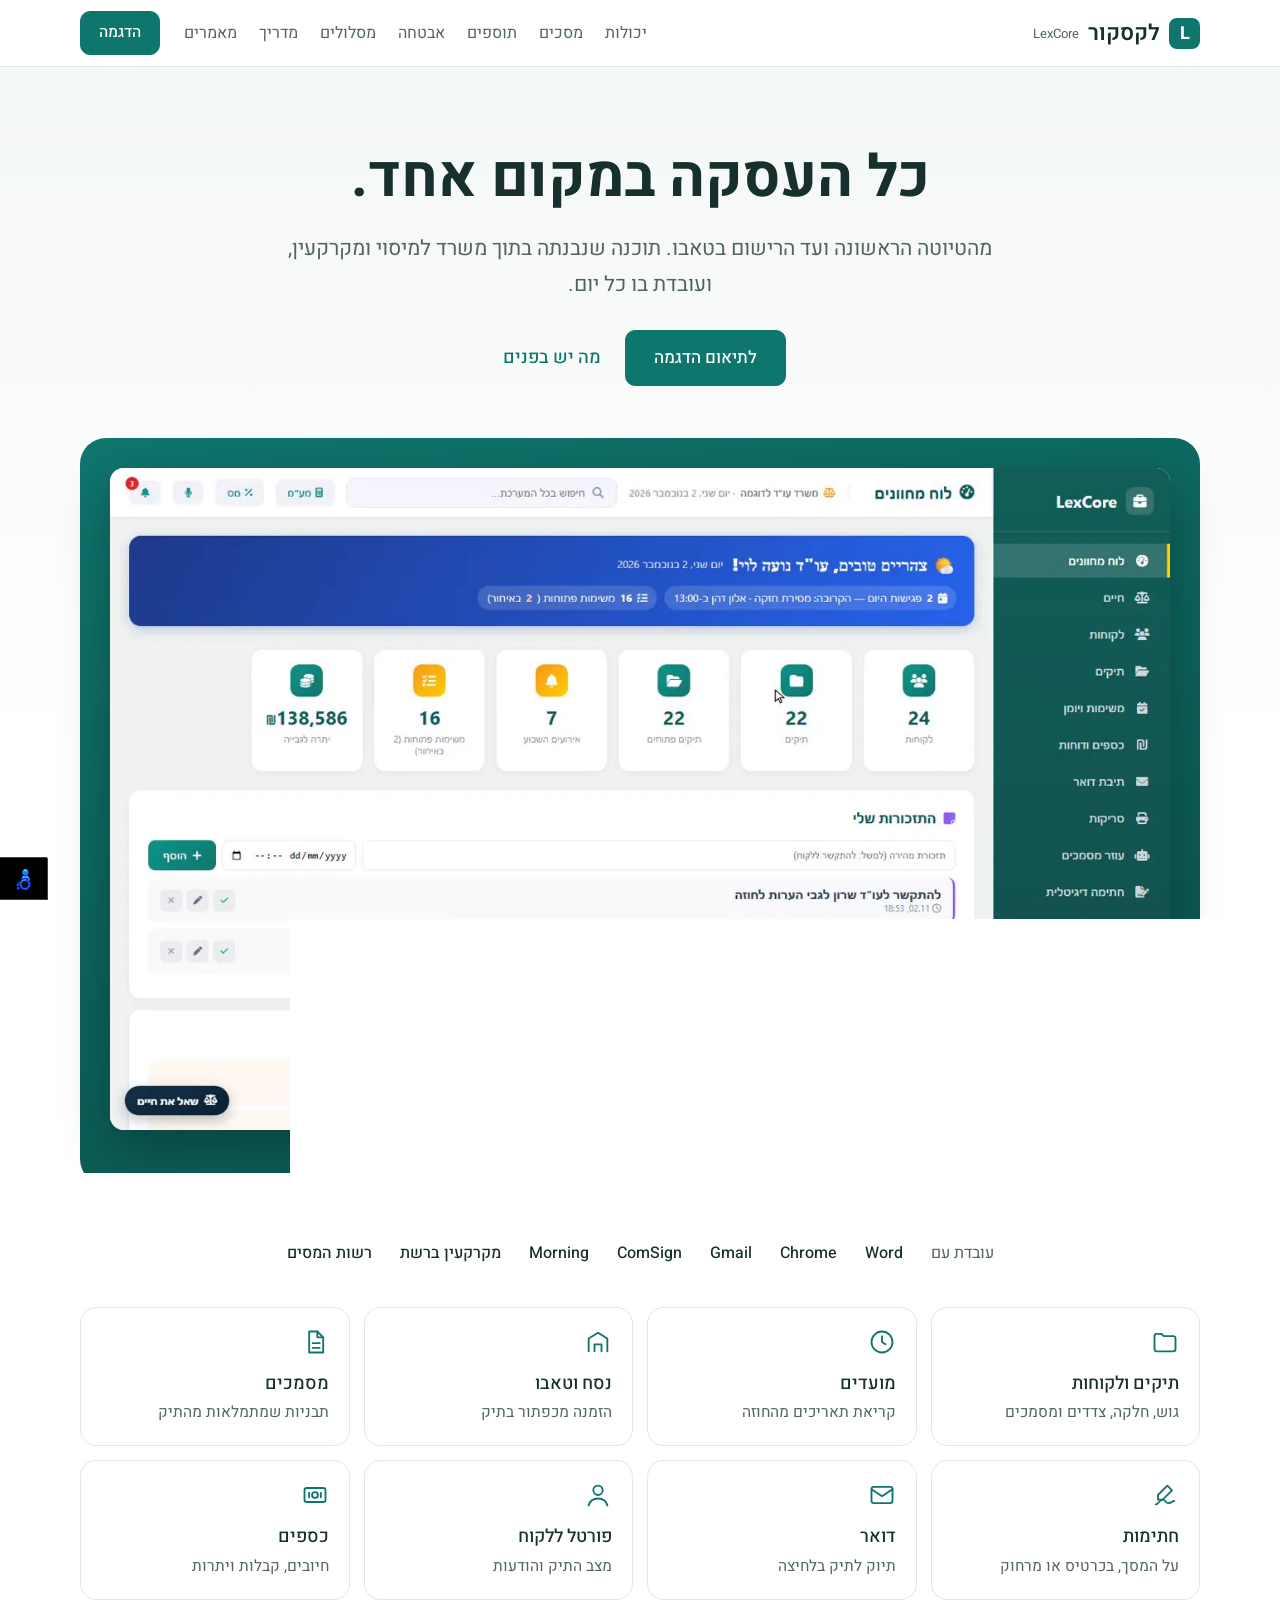
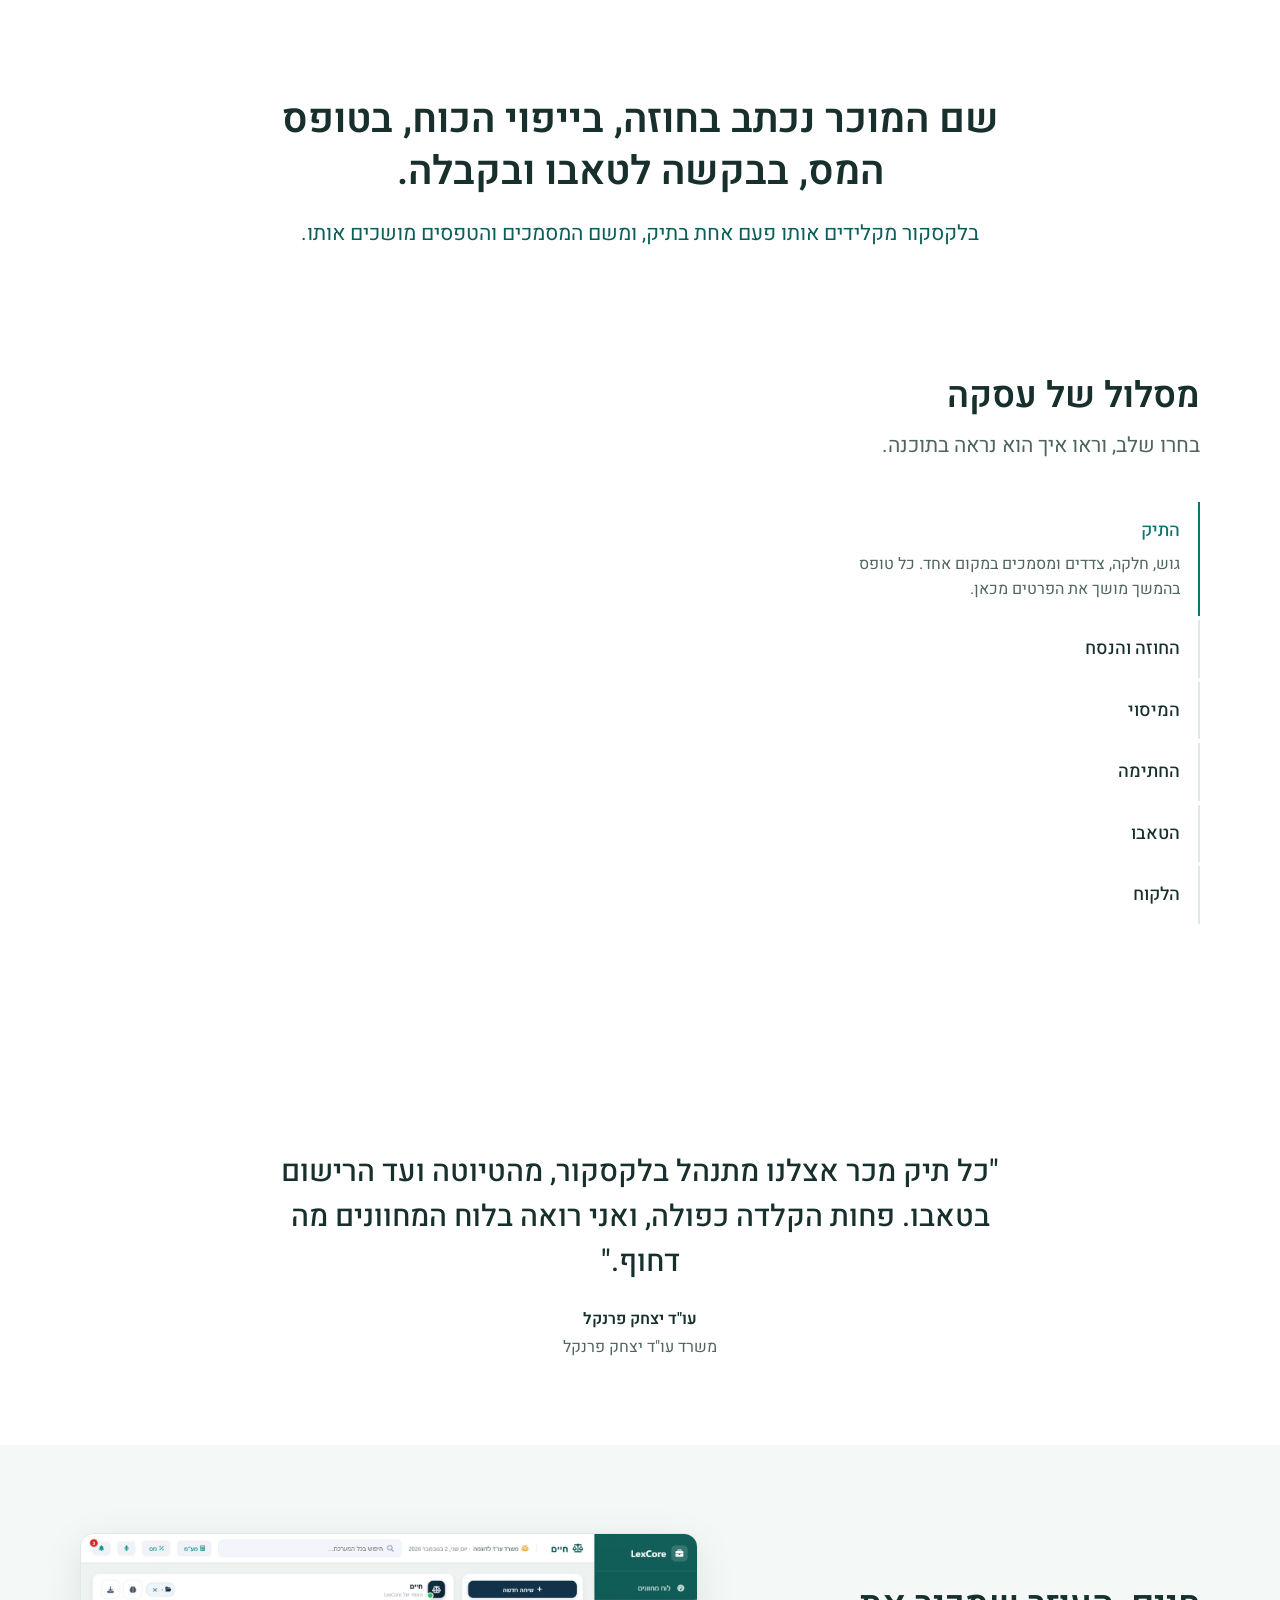
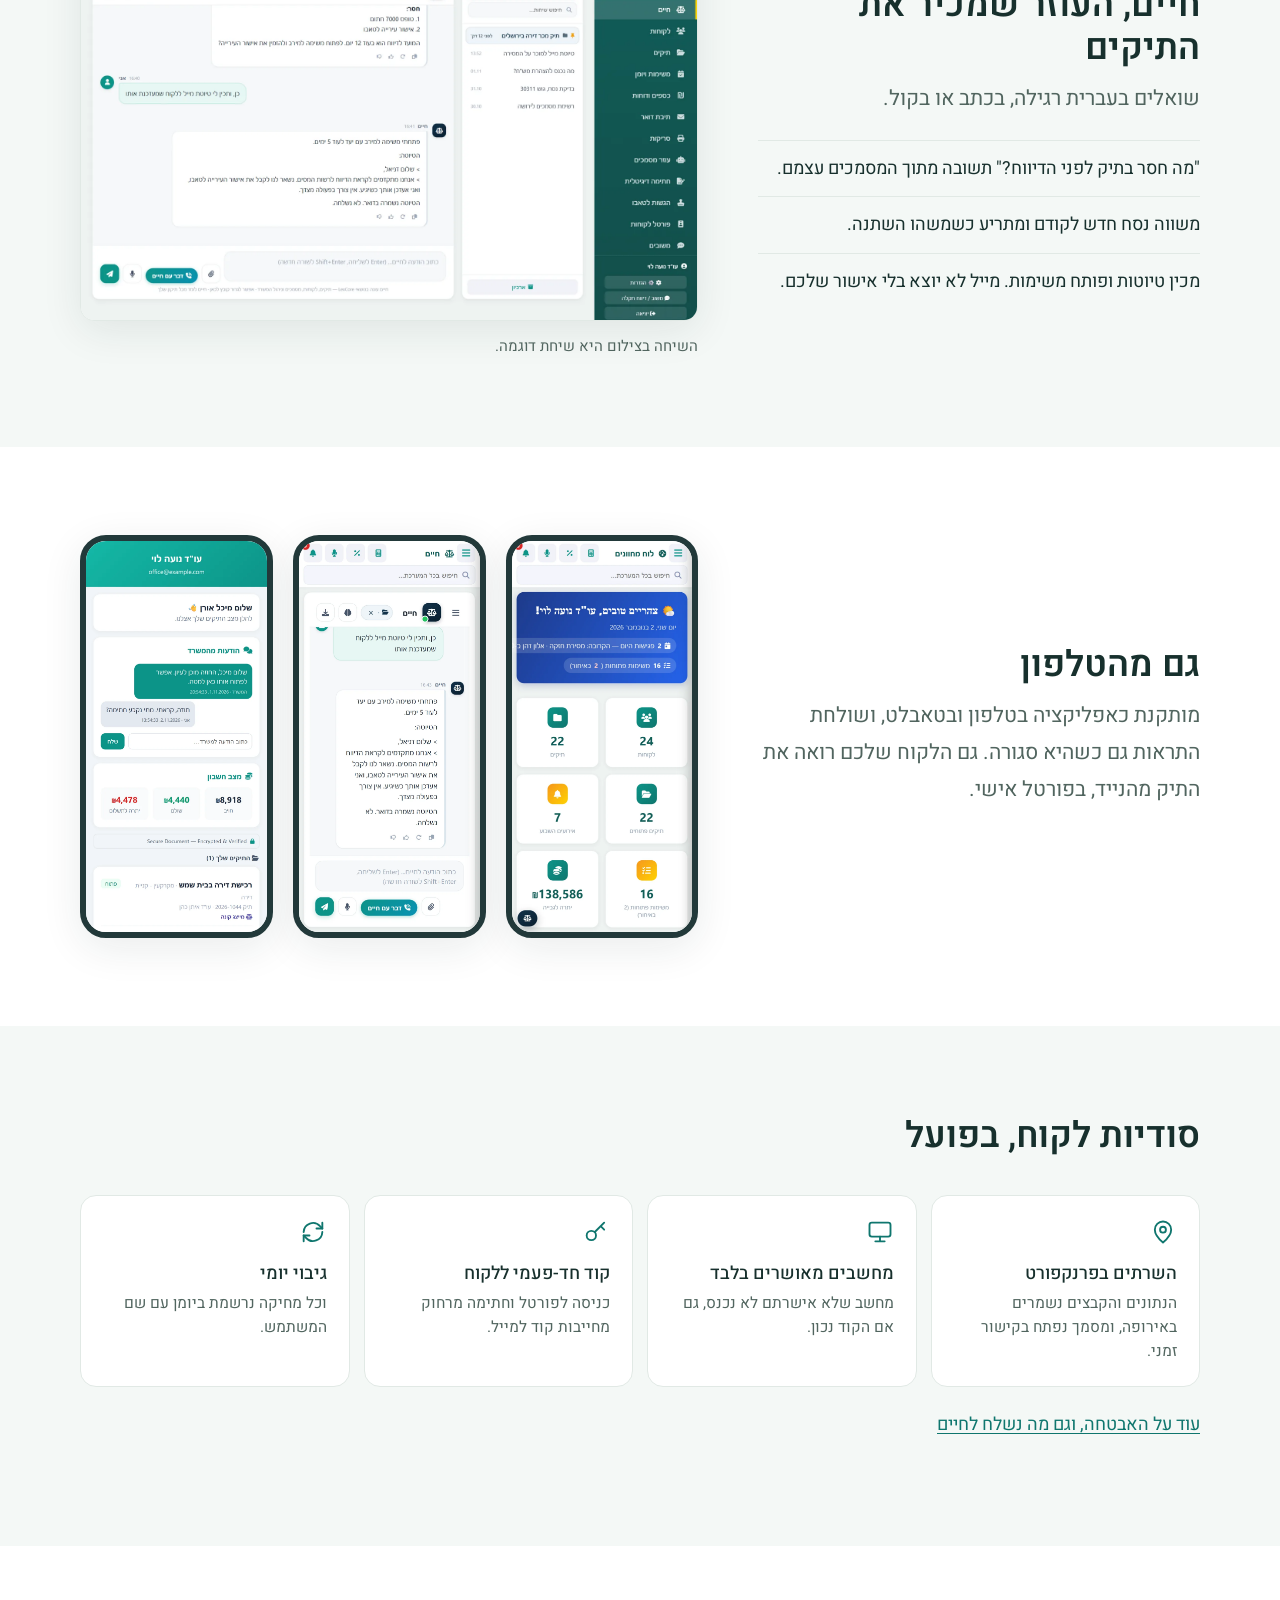
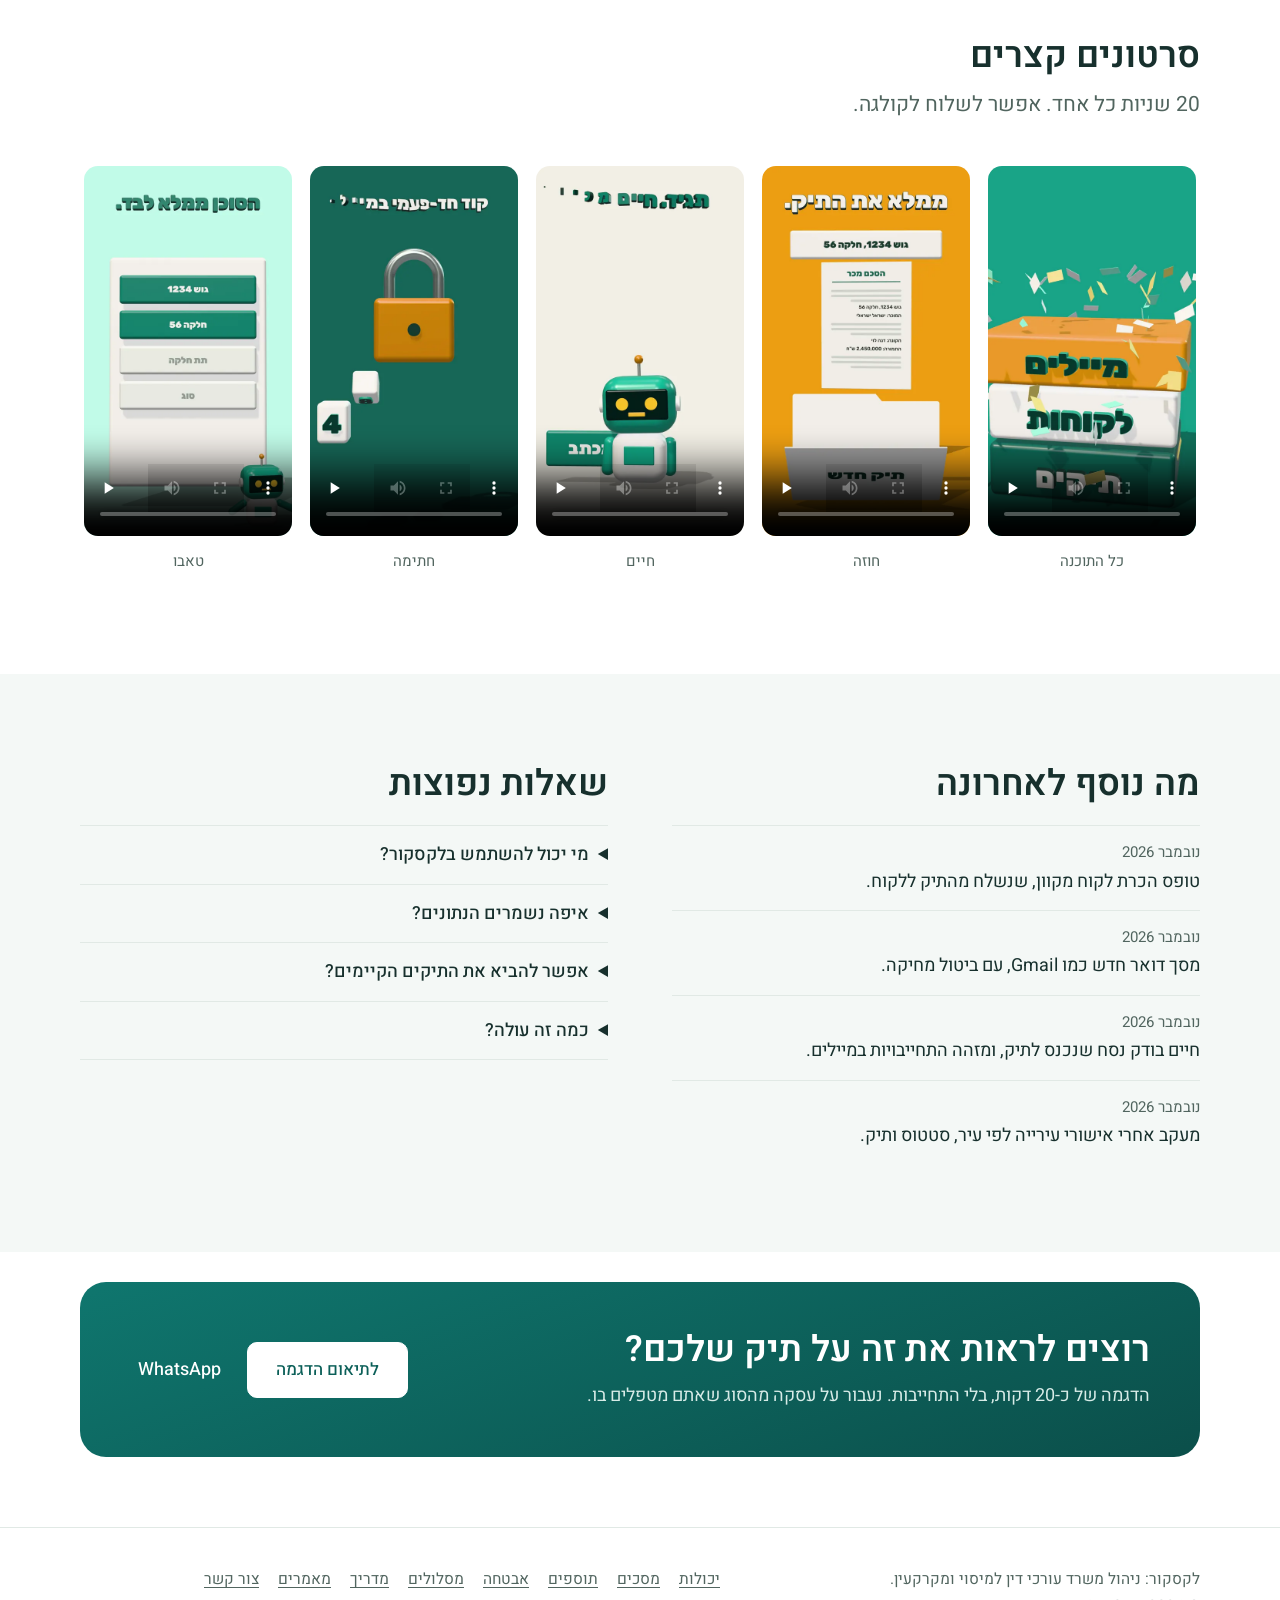
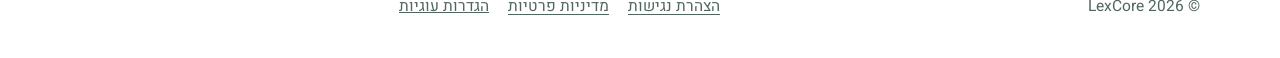
<file: index.html>
<!doctype html>
<html lang="he" dir="rtl">
<head>
<meta charset="utf-8">
<meta name="viewport" content="width=device-width, initial-scale=1">
<title>לקסקור | תוכנה לניהול משרד עורכי דין למיסוי ומקרקעין</title>
<meta name="description" content="תוכנה לניהול משרד עורכי דין למיסוי ומקרקעין: תיקים, נסח וטאבו, מועדי חובה, חתימה דיגיטלית, דואר, פורטל לקוח ועוזר בשם חיים. נבנתה בתוך משרד ועובדת בו כל יום.">
<link rel="canonical" href="https://f025954954-coder.github.io/lexcore-site/">
<meta name="theme-color" content="#0f5a50">
<meta property="og:type" content="website">
<meta property="og:locale" content="he_IL">
<meta property="og:site_name" content="לקסקור">
<meta property="og:title" content="לקסקור | תוכנה לניהול משרד עורכי דין למיסוי ומקרקעין">
<meta property="og:description" content="תוכנה לניהול משרד עורכי דין למיסוי ומקרקעין: תיקים, נסח וטאבו, מועדי חובה, חתימה דיגיטלית, דואר, פורטל לקוח ועוזר בשם חיים. נבנתה בתוך משרד ועובדת בו כל יום.">
<meta property="og:url" content="https://f025954954-coder.github.io/lexcore-site/">
<meta property="og:image" content="https://f025954954-coder.github.io/lexcore-site/assets/og.jpg">
<meta name="twitter:card" content="summary_large_image">
<link rel="icon" href="data:image/svg+xml,%3Csvg xmlns='http://www.w3.org/2000/svg' viewBox='0 0 32 32'%3E%3Crect width='32' height='32' fill='%230f5a50'/%3E%3Cpath d='M20 7v15h-9' fill='none' stroke='%23fff' stroke-width='4'/%3E%3C/svg%3E">
<script>document.documentElement.className="js"</script>
<link rel="stylesheet" href="styles.css">
<script type="application/ld+json">{"@context":"https://schema.org","@graph":[{"@type":"SoftwareApplication","name":"לקסקור","alternateName":"LexCore","applicationCategory":"BusinessApplication","operatingSystem":"Web","inLanguage":"he","url":"https://f025954954-coder.github.io/lexcore-site/","description":"תוכנה לניהול משרד עורכי דין למיסוי ומקרקעין."},{"@type":"FAQPage","mainEntity":[{"@type":"Question","name":"מי יכול להשתמש בלקסקור?","acceptedAnswer":{"@type":"Answer","text":"לקסקור נבנתה למשרדים שעוסקים במיסוי ומקרקעין. ניהול הלקוחות, התיקים, הדואר והכספים מתאים גם למשרדים אחרים, אבל רוב הכלים המיוחדים (נסח, טאבו, מש\"ח) נכתבו לעסקאות נדל\"ן."}},{"@type":"Question","name":"איפה נשמרים הנתונים?","acceptedAnswer":{"@type":"Answer","text":"בענן, בשרתים בפרנקפורט. המסמכים נפתחים בקישורים חתומים לזמן קצר, ורק מחשבים שאישרתם יכולים להיכנס למערכת."}},{"@type":"Question","name":"אפשר להביא את התיקים הקיימים?","acceptedAnswer":{"@type":"Answer","text":"כן. יש ייבוא לקוחות ותיקים ממבנה התיקיות של המשרד, ומסמכים אפשר להעלות בכמויות גדולות. אם אתם עובדים עם תוכנה אחרת, דברו איתנו על הייבוא ממנה."}},{"@type":"Question","name":"כמה זה עולה?","acceptedAnswer":{"@type":"Answer","text":"המחיר נקבע לפי גודל המשרד והמסלול, ואנחנו נותנים אותו אחרי שיחה קצרה."}}]}]}</script>
</head>
<body>
<a class="skip" href="#main">דילוג לתוכן</a>
<header class="top"><div class="wrap"><nav aria-label="ראשי">
<a class="brand" href="index.html"><i aria-hidden="true">L</i>לקסקור<span>LexCore</span></a>
<div class="links"><a href="features.html">יכולות</a><a href="screenshots.html">מסכים</a><a href="addins.html">תוספים</a><a href="security.html">אבטחה</a><a href="plans.html">מסלולים</a><a href="madrich.html">מדריך</a><a href="blog.html">מאמרים</a></div>
<button class="menu-btn" type="button" aria-expanded="false">תפריט</button>
<a class="btn" href="contact.html">הדגמה</a>
</nav></div></header>
<main id="main">

<div class="hero"><div class="wrap center">
<h1 class="rise">כל העסקה במקום אחד.</h1>
<p class="lead rise d1">מהטיוטה הראשונה ועד הרישום בטאבו. תוכנה שנבנתה בתוך משרד למיסוי ומקרקעין, ועובדת בו כל יום.</p>
<div class="actions rise d2"><a class="btn" href="contact.html">לתיאום הדגמה</a><a class="plain" href="features.html">מה יש בפנים</a></div>
<figure class="hero-video rise d3"><div class="frame"><video id="heroVideo" src="assets/video/lexcore-recording.mp4" poster="assets/video/lexcore-recording.webp" muted loop playsinline preload="metadata" aria-label="הקלטת מסך של לקסקור: לוח מחוונים, תיק, שיחה עם חיים, דואר וחתימה על מסמך"></video><button class="vid-btn" id="heroToggle" type="button" hidden>השהיה</button></div><figcaption>הקלטת מסך מהתוכנה, גרסה 1.23. השמות והמספרים בדויים.</figcaption></figure>
</div></div>

<div class="tools"><div class="wrap"><span>עובדת עם</span><b>Word</b><b>Chrome</b><b>Gmail</b><b>ComSign</b><b>Morning</b><b>מקרקעין ברשת</b><b>רשות המסים</b></div></div>

<section class="tiles-sec"><div class="wrap"><div class="tiles"><a class="tile" href="features.html#g0"><svg viewBox="0 0 24 24" aria-hidden="true"><path d="M3 7a2 2 0 0 1 2-2h4l2 2h8a2 2 0 0 1 2 2v9a2 2 0 0 1-2 2H5a2 2 0 0 1-2-2z"/></svg><b>תיקים ולקוחות</b><span>גוש, חלקה, צדדים ומסמכים</span></a><a class="tile" href="features.html#g1"><svg viewBox="0 0 24 24" aria-hidden="true"><circle cx="12" cy="12" r="9"/><path d="M12 7v5l3 2"/></svg><b>מועדים</b><span>קריאת תאריכים מהחוזה</span></a><a class="tile" href="features.html#g2"><svg viewBox="0 0 24 24" aria-hidden="true"><path d="M4 20V9l8-5 8 5v11"/><path d="M9 20v-6h6v6"/></svg><b>נסח וטאבו</b><span>הזמנה מכפתור בתיק</span></a><a class="tile" href="features.html#g3"><svg viewBox="0 0 24 24" aria-hidden="true"><path d="M7 3h7l5 5v13H7z"/><path d="M14 3v5h5M10 13h6M10 17h6"/></svg><b>מסמכים</b><span>תבניות שמתמלאות מהתיק</span></a><a class="tile" href="features.html#g4"><svg viewBox="0 0 24 24" aria-hidden="true"><path d="M4 20c3 0 3-4 6-4s2 3 5 3 3-2 5-2"/><path d="M14 4l4 4-8 8H6v-4z"/></svg><b>חתימות</b><span>על המסך, בכרטיס או מרחוק</span></a><a class="tile" href="features.html#g5"><svg viewBox="0 0 24 24" aria-hidden="true"><rect x="3" y="5" width="18" height="14" rx="2"/><path d="M3 7l9 6 9-6"/></svg><b>דואר</b><span>תיוק לתיק בלחיצה</span></a><a class="tile" href="features.html#g6"><svg viewBox="0 0 24 24" aria-hidden="true"><circle cx="12" cy="8" r="4"/><path d="M4 21c1-4 4-6 8-6s7 2 8 6"/></svg><b>פורטל ללקוח</b><span>מצב התיק והודעות</span></a><a class="tile" href="features.html#g7"><svg viewBox="0 0 24 24" aria-hidden="true"><rect x="3" y="6" width="18" height="12" rx="2"/><circle cx="12" cy="12" r="2.5"/><path d="M7 10v4M17 10v4"/></svg><b>כספים</b><span>חיובים, קבלות ויתרות</span></a></div></div></section>

<section class="hook"><div class="narrow center">
<h2>שם המוכר נכתב בחוזה, בייפוי הכוח, בטופס המס, בבקשה לטאבו ובקבלה.</h2>
<p class="lead">בלקסקור מקלידים אותו פעם אחת בתיק, ומשם המסמכים והטפסים מושכים אותו.</p>
</div></section>

<section><div class="wrap">
<div class="sec-head"><h2>מסלול של עסקה</h2><p class="lead">בחרו שלב, וראו איך הוא נראה בתוכנה.</p></div>
<div class="show">
<div class="show-list"><button type="button" class="show-item on" data-i="0" aria-pressed="true"><b>התיק</b><span>גוש, חלקה, צדדים ומסמכים במקום אחד. כל טופס בהמשך מושך את הפרטים מכאן.</span></button><button type="button" class="show-item" data-i="1" aria-pressed="false"><b>החוזה והנסח</b><span>את הנסח מזמינים מכפתור בתיק, והמערכת קוראת את החוזה ומציעה מועדי חובה.</span></button><button type="button" class="show-item" data-i="2" aria-pressed="false"><b>המיסוי</b><span>מחשבון מס רכישה בכל מסך, ותוסף Chrome שממלא את ההצהרה המקוונת.</span></button><button type="button" class="show-item" data-i="3" aria-pressed="false"><b>החתימה</b><span>על המסך, בכרטיס חכם, או מהטלפון של הלקוח עם קוד חד-פעמי.</span></button><button type="button" class="show-item" data-i="4" aria-pressed="false"><b>הטאבו</b><span>בקשה להערת אזהרה נבנית מהתיק, ועוצרת לאישור שלכם לפני תשלום והגשה.</span></button><button type="button" class="show-item" data-i="5" aria-pressed="false"><b>הלקוח</b><span>פורטל אישי: מצב החשבון, מסמכים שבחרתם לשתף והודעות למשרד.</span></button></div>
<div class="show-view frame"><img class="on" src="assets/screens/case-crop.webp" alt="תיק פתוח עם פרטי הנכס"><img class="" src="assets/screens/case-3-crop.webp" alt="תיק פתוח עם חיובים, מסמכים וכפתורי הזמנת נסח" aria-hidden="true" loading="lazy"><img class="" src="assets/screens/tax-crop.webp" alt="מחשבון מס רכישה" aria-hidden="true" loading="lazy"><img class="" src="assets/screens/signature.webp" alt="מסך חתימה דיגיטלית עם ייפוי כוח לדוגמה" aria-hidden="true" loading="lazy"><img class="" src="assets/screens/tabu.webp" alt="רשימת בקשות לרישום הערת אזהרה לפי סטטוס" aria-hidden="true" loading="lazy"><img class="" src="assets/screens/portal-client.webp" alt="פורטל הלקוח כפי שהוא נראה ללקוח" aria-hidden="true" loading="lazy"></div>
</div>
</div></section>

<section class="quote-sec"><div class="narrow center">
<figure class="quote">
<blockquote>"כל תיק מכר אצלנו מתנהל בלקסקור, מהטיוטה ועד הרישום בטאבו. פחות הקלדה כפולה, ואני רואה בלוח המחוונים מה דחוף."</blockquote>
<figcaption><b>עו"ד יצחק פרנקל</b><span>משרד עו"ד יצחק פרנקל</span></figcaption>
</figure>
</div></section>

<section class="alt"><div class="wrap band-grid">
<div>
<h2>חיים, העוזר שמכיר את התיקים</h2>
<p class="lead">שואלים בעברית רגילה, בכתב או בקול.</p>
<ul class="clean">
<li>"מה חסר בתיק לפני הדיווח?" תשובה מתוך המסמכים עצמם.</li>
<li>משווה נסח חדש לקודם ומתריע כשמשהו השתנה.</li>
<li>מכין טיוטות ופותח משימות. מייל לא יוצא בלי אישור שלכם.</li>
</ul>
</div>
<figure><a class="frame" href="assets/screens/ai.webp"><img class="shot" src="assets/screens/ai.webp" alt="שיחה עם חיים על תיק מכר" loading="lazy"></a><figcaption>השיחה בצילום היא שיחת דוגמה.</figcaption></figure>
</div></section>

<section><div class="wrap band-grid phones-grid">
<div>
<h2>גם מהטלפון</h2>
<p class="lead">מותקנת כאפליקציה בטלפון ובטאבלט, ושולחת התראות גם כשהיא סגורה. גם הלקוח שלכם רואה את התיק מהנייד, בפורטל אישי.</p>
</div>
<div class="phones">
<img src="assets/screens/m-dashboard.webp" alt="לוח מחוונים בטלפון" loading="lazy">
<img src="assets/screens/m-ai.webp" alt="שיחה עם חיים בטלפון" loading="lazy">
<img src="assets/screens/m-portal.webp" alt="פורטל הלקוח בטלפון" loading="lazy">
</div>
</div></section>

<section class="alt"><div class="wrap">
<div class="sec-head"><h2>סודיות לקוח, בפועל</h2></div>
<div class="sec-cards"><div class="sec-card"><svg viewBox="0 0 24 24" aria-hidden="true"><path d="M12 21s7-6 7-11a7 7 0 1 0-14 0c0 5 7 11 7 11z"/><circle cx="12" cy="10" r="2.5"/></svg><b>השרתים בפרנקפורט</b><span>הנתונים והקבצים נשמרים באירופה, ומסמך נפתח בקישור זמני.</span></div><div class="sec-card"><svg viewBox="0 0 24 24" aria-hidden="true"><rect x="3" y="4" width="18" height="12" rx="2"/><path d="M8 20h8M12 16v4"/></svg><b>מחשבים מאושרים בלבד</b><span>מחשב שלא אישרתם לא נכנס, גם אם הקוד נכון.</span></div><div class="sec-card"><svg viewBox="0 0 24 24" aria-hidden="true"><circle cx="8" cy="15" r="4"/><path d="M11 12l8-8M16 7l3 3"/></svg><b>קוד חד-פעמי ללקוח</b><span>כניסה לפורטל וחתימה מרחוק מחייבות קוד למייל.</span></div><div class="sec-card"><svg viewBox="0 0 24 24" aria-hidden="true"><path d="M4 12a8 8 0 0 1 14-5l2 2M20 12a8 8 0 0 1-14 5l-2-2"/><path d="M20 4v5h-5M4 20v-5h5"/></svg><b>גיבוי יומי</b><span>וכל מחיקה נרשמת ביומן עם שם המשתמש.</span></div></div>
<p style="margin-top:22px"><a href="security.html">עוד על האבטחה, וגם מה נשלח לחיים</a></p>
</div></section>

<section><div class="wrap">
<div class="sec-head"><h2>סרטונים קצרים</h2><p class="lead">20 שניות כל אחד. אפשר לשלוח לקולגה.</p></div>
<div class="stories" tabindex="0" role="region" aria-label="סרטונים קצרים, אפשר לגלול הצידה"><figure><video src="assets/video/story-1.mp4" poster="assets/video/story-1.webp" controls preload="none" playsinline></video><figcaption>כל התוכנה</figcaption></figure><figure><video src="assets/video/story-2.mp4" poster="assets/video/story-2.webp" controls preload="none" playsinline></video><figcaption>חוזה</figcaption></figure><figure><video src="assets/video/story-3.mp4" poster="assets/video/story-3.webp" controls preload="none" playsinline></video><figcaption>חיים</figcaption></figure><figure><video src="assets/video/story-4.mp4" poster="assets/video/story-4.webp" controls preload="none" playsinline></video><figcaption>חתימה</figcaption></figure><figure><video src="assets/video/story-5.mp4" poster="assets/video/story-5.webp" controls preload="none" playsinline></video><figcaption>טאבו</figcaption></figure></div>
</div></section>

<section class="alt"><div class="wrap two-even">
<div>
<h2>מה נוסף לאחרונה</h2>
<div class="log">
<div><time datetime="2026-11-02">נובמבר 2026</time><span>טופס הכרת לקוח מקוון, שנשלח מהתיק ללקוח.</span></div>
<div><time datetime="2026-11-02">נובמבר 2026</time><span>מסך דואר חדש כמו Gmail, עם ביטול מחיקה.</span></div>
<div><time datetime="2026-11-01">נובמבר 2026</time><span>חיים בודק נסח שנכנס לתיק, ומזהה התחייבויות במיילים.</span></div>
<div><time datetime="2026-11-03">נובמבר 2026</time><span>מעקב אחרי אישורי עירייה לפי עיר, סטטוס ותיק.</span></div>
</div>
</div>
<div>
<h2>שאלות נפוצות</h2>
<div class="faq"><details><summary>מי יכול להשתמש בלקסקור?</summary><p>לקסקור נבנתה למשרדים שעוסקים במיסוי ומקרקעין. ניהול הלקוחות, התיקים, הדואר והכספים מתאים גם למשרדים אחרים, אבל רוב הכלים המיוחדים (נסח, טאבו, מש"ח) נכתבו לעסקאות נדל"ן.</p></details><details><summary>איפה נשמרים הנתונים?</summary><p>בענן, בשרתים בפרנקפורט. המסמכים נפתחים בקישורים חתומים לזמן קצר, ורק מחשבים שאישרתם יכולים להיכנס למערכת.</p></details><details><summary>אפשר להביא את התיקים הקיימים?</summary><p>כן. יש ייבוא לקוחות ותיקים ממבנה התיקיות של המשרד, ומסמכים אפשר להעלות בכמויות גדולות. אם אתם עובדים עם תוכנה אחרת, דברו איתנו על הייבוא ממנה.</p></details><details><summary>כמה זה עולה?</summary><p>המחיר נקבע לפי גודל המשרד והמסלול, ואנחנו נותנים אותו אחרי שיחה קצרה.</p></details></div>
</div>
</div></section>
<section class="cta"><div class="wrap"><div class="cta-panel"><div><h2>רוצים לראות את זה על תיק שלכם?</h2><p>הדגמה של כ-20 דקות, בלי התחייבות. נעבור על עסקה מהסוג שאתם מטפלים בו.</p></div><div class="cta-acts"><a class="btn light" href="contact.html">לתיאום הדגמה</a><a class="plain" href="https://wa.me/97225954954" target="_blank" rel="noopener">WhatsApp</a></div></div></div></section>
</main>
<footer class="foot"><div class="wrap foot-in">
<div>לקסקור: ניהול משרד עורכי דין למיסוי ומקרקעין.<br>© 2026 LexCore</div>
<nav aria-label="תחתון"><a href="features.html">יכולות</a> <a href="screenshots.html">מסכים</a> <a href="addins.html">תוספים</a> <a href="security.html">אבטחה</a> <a href="plans.html">מסלולים</a> <a href="madrich.html">מדריך</a> <a href="blog.html">מאמרים</a> <a href="contact.html">צור קשר</a> <a href="accessibility.html">הצהרת נגישות</a> <a href="privacy.html">מדיניות פרטיות</a> <button type="button" class="link-btn" data-consent-open>הגדרות עוגיות</button></nav>
</div></footer>
<script src="app.js"></script>
<script>nl_pos="bl";nl_color="turquoise";nl_compact="1";nl_link="accessibility.html";nl_dir="assets/nagishli/nl-files/";</script>
<script src="assets/nagishli/jquery.min.js"></script>
<script src="assets/nagishli/nagishli.js"></script>
</body>
</html>
</file>
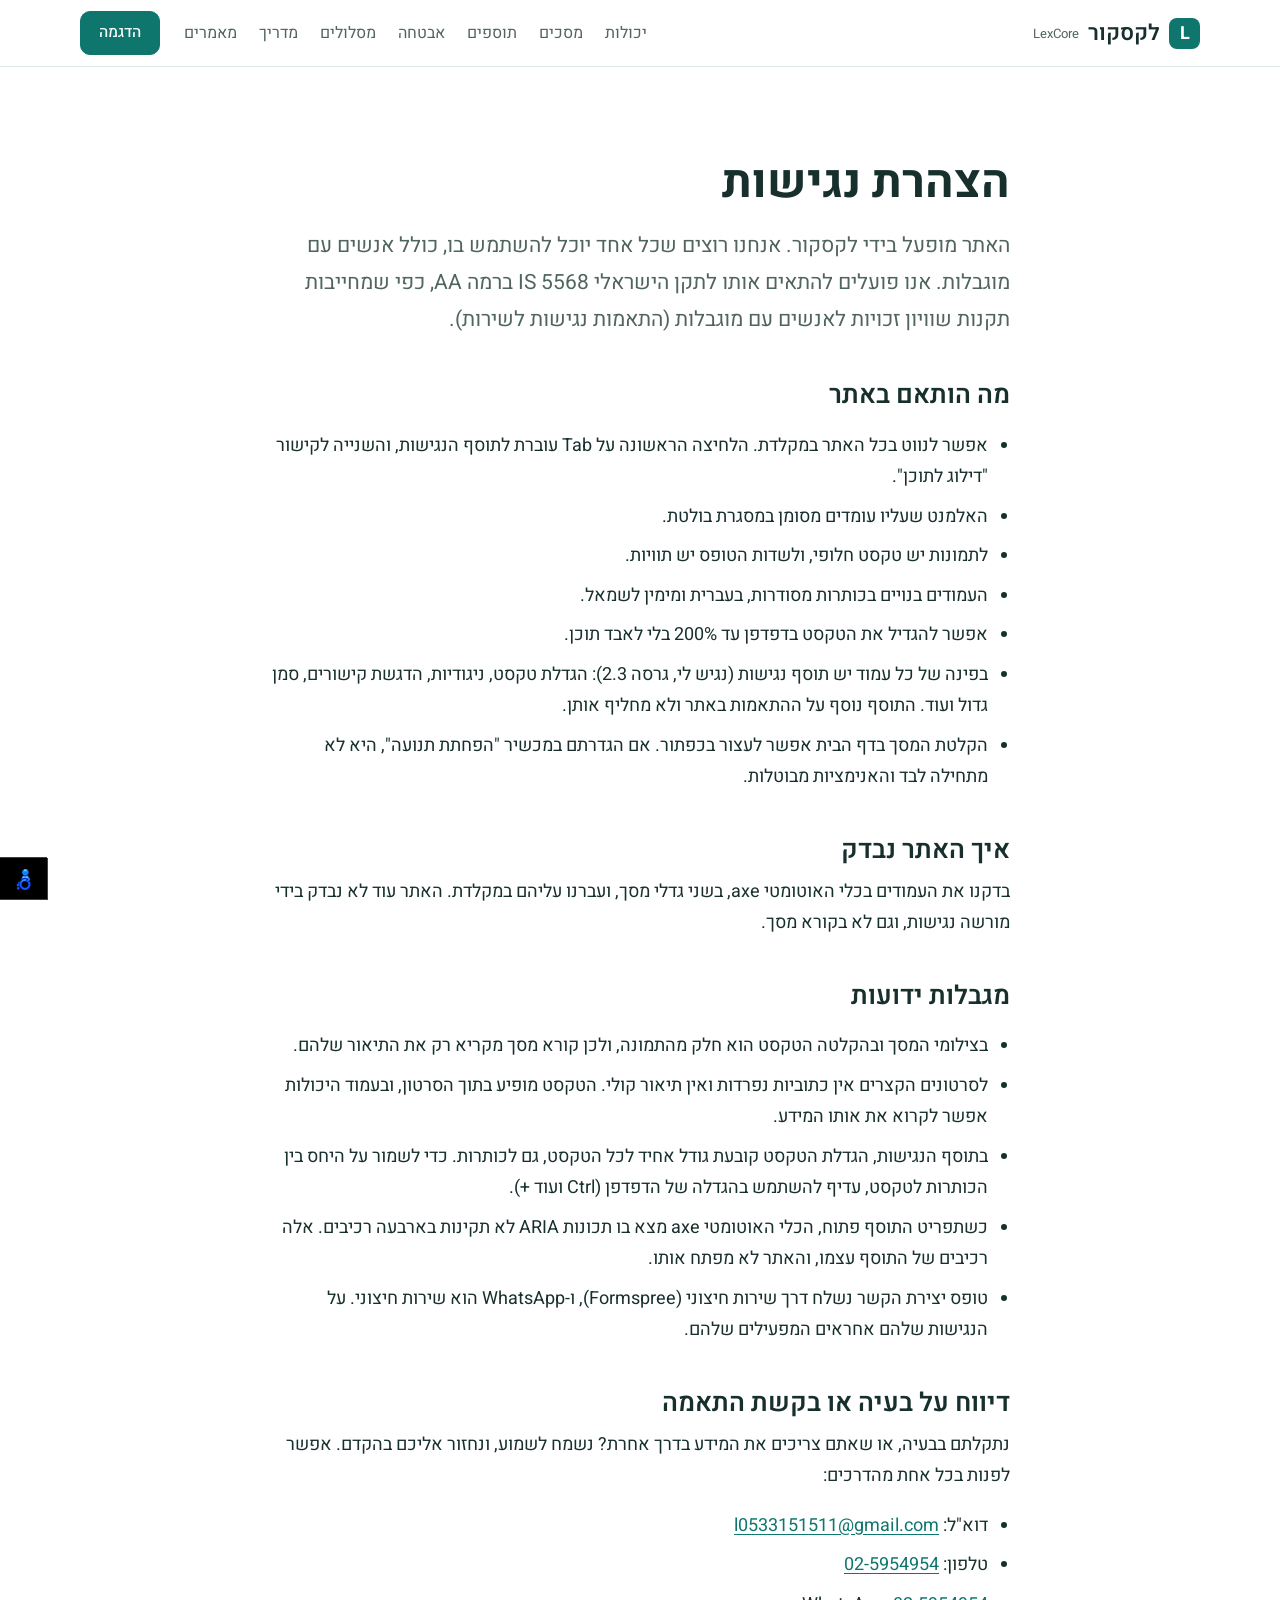
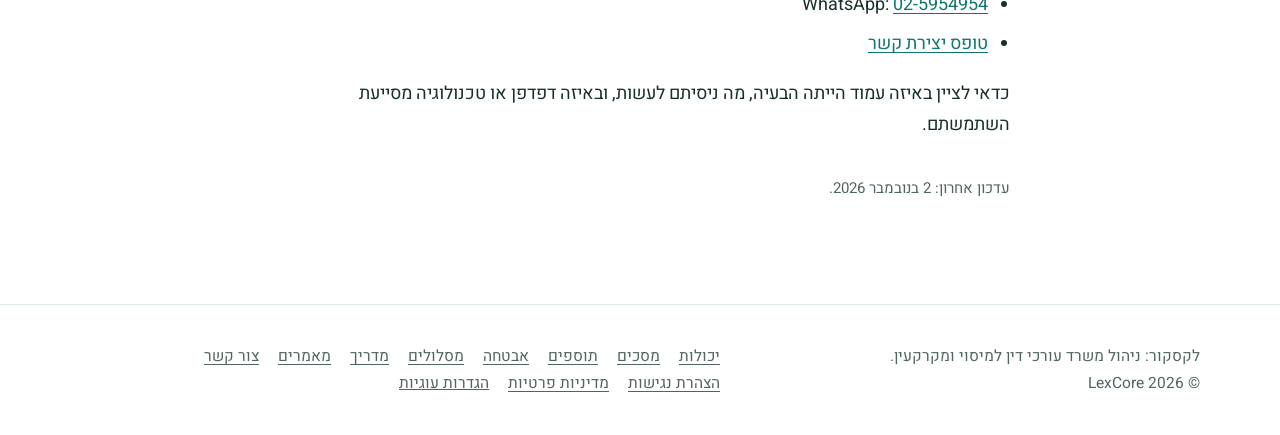
<file: accessibility.html>
<!doctype html>
<html lang="he" dir="rtl">
<head>
<meta charset="utf-8">
<meta name="viewport" content="width=device-width, initial-scale=1">
<title>הצהרת נגישות | לקסקור</title>
<meta name="description" content="הצהרת הנגישות של אתר לקסקור: מה הותאם, אילו מגבלות ידועות, ואיך מדווחים על בעיית נגישות.">
<link rel="canonical" href="https://f025954954-coder.github.io/lexcore-site/accessibility.html">
<meta name="theme-color" content="#0f5a50">
<meta property="og:type" content="website">
<meta property="og:locale" content="he_IL">
<meta property="og:site_name" content="לקסקור">
<meta property="og:title" content="הצהרת נגישות | לקסקור">
<meta property="og:description" content="הצהרת הנגישות של אתר לקסקור: מה הותאם, אילו מגבלות ידועות, ואיך מדווחים על בעיית נגישות.">
<meta property="og:url" content="https://f025954954-coder.github.io/lexcore-site/accessibility.html">
<meta property="og:image" content="https://f025954954-coder.github.io/lexcore-site/assets/og.jpg">
<meta name="twitter:card" content="summary_large_image">
<link rel="icon" href="data:image/svg+xml,%3Csvg xmlns='http://www.w3.org/2000/svg' viewBox='0 0 32 32'%3E%3Crect width='32' height='32' fill='%230f5a50'/%3E%3Cpath d='M20 7v15h-9' fill='none' stroke='%23fff' stroke-width='4'/%3E%3C/svg%3E">
<script>document.documentElement.className="js"</script>
<link rel="stylesheet" href="styles.css">
</head>
<body>
<a class="skip" href="#main">דילוג לתוכן</a>
<header class="top"><div class="wrap"><nav aria-label="ראשי">
<a class="brand" href="index.html"><i aria-hidden="true">L</i>לקסקור<span>LexCore</span></a>
<div class="links"><a href="features.html">יכולות</a><a href="screenshots.html">מסכים</a><a href="addins.html">תוספים</a><a href="security.html">אבטחה</a><a href="plans.html">מסלולים</a><a href="madrich.html">מדריך</a><a href="blog.html">מאמרים</a></div>
<button class="menu-btn" type="button" aria-expanded="false">תפריט</button>
<a class="btn" href="contact.html">הדגמה</a>
</nav></div></header>
<main id="main">

<section><div class="narrow prose">
<h1>הצהרת נגישות</h1>
<p class="lead">האתר מופעל בידי לקסקור. אנחנו רוצים שכל אחד יוכל להשתמש בו, כולל אנשים עם מוגבלות. אנו פועלים להתאים אותו לתקן הישראלי IS 5568 ברמה AA, כפי שמחייבות תקנות שוויון זכויות לאנשים עם מוגבלות (התאמות נגישות לשירות).</p>
<h2>מה הותאם באתר</h2>
<ul>
<li>אפשר לנווט בכל האתר במקלדת. הלחיצה הראשונה על Tab עוברת לתוסף הנגישות, והשנייה לקישור "דילוג לתוכן".</li>
<li>האלמנט שעליו עומדים מסומן במסגרת בולטת.</li>
<li>לתמונות יש טקסט חלופי, ולשדות הטופס יש תוויות.</li>
<li>העמודים בנויים בכותרות מסודרות, בעברית ומימין לשמאל.</li>
<li>אפשר להגדיל את הטקסט בדפדפן עד 200% בלי לאבד תוכן.</li>
<li>בפינה של כל עמוד יש תוסף נגישות (נגיש לי, גרסה 2.3): הגדלת טקסט, ניגודיות, הדגשת קישורים, סמן גדול ועוד. התוסף נוסף על ההתאמות באתר ולא מחליף אותן.</li>
<li>הקלטת המסך בדף הבית אפשר לעצור בכפתור. אם הגדרתם במכשיר "הפחתת תנועה", היא לא מתחילה לבד והאנימציות מבוטלות.</li>
</ul>
<h2>איך האתר נבדק</h2>
<p>בדקנו את העמודים בכלי האוטומטי axe, בשני גדלי מסך, ועברנו עליהם במקלדת. האתר עוד לא נבדק בידי מורשה נגישות, וגם לא בקורא מסך.</p>
<h2>מגבלות ידועות</h2>
<ul>
<li>בצילומי המסך ובהקלטה הטקסט הוא חלק מהתמונה, ולכן קורא מסך מקריא רק את התיאור שלהם.</li>
<li>לסרטונים הקצרים אין כתוביות נפרדות ואין תיאור קולי. הטקסט מופיע בתוך הסרטון, ובעמוד היכולות אפשר לקרוא את אותו המידע.</li>
<li>בתוסף הנגישות, הגדלת הטקסט קובעת גודל אחיד לכל הטקסט, גם לכותרות. כדי לשמור על היחס בין הכותרות לטקסט, עדיף להשתמש בהגדלה של הדפדפן (Ctrl ועוד +).</li>
<li>כשתפריט התוסף פתוח, הכלי האוטומטי axe מצא בו תכונות ARIA לא תקינות בארבעה רכיבים. אלה רכיבים של התוסף עצמו, והאתר לא מפתח אותו.</li>
<li>טופס יצירת הקשר נשלח דרך שירות חיצוני (Formspree), ו-WhatsApp הוא שירות חיצוני. על הנגישות שלהם אחראים המפעילים שלהם.</li>
</ul>
<h2>דיווח על בעיה או בקשת התאמה</h2>
<p>נתקלתם בבעיה, או שאתם צריכים את המידע בדרך אחרת? נשמח לשמוע, ונחזור אליכם בהקדם. אפשר לפנות בכל אחת מהדרכים:</p>
<ul>
<li>דוא"ל: <a href="mailto:l0533151511@gmail.com" dir="ltr">l0533151511@gmail.com</a></li>
<li>טלפון: <a href="tel:+97225954954" dir="ltr">02-5954954</a></li>
<li>WhatsApp: <a href="https://wa.me/97225954954" target="_blank" rel="noopener">02-5954954</a></li>
<li><a href="contact.html">טופס יצירת קשר</a></li>
</ul>
<p>כדאי לציין באיזה עמוד הייתה הבעיה, מה ניסיתם לעשות, ובאיזה דפדפן או טכנולוגיה מסייעת השתמשתם.</p>
<p class="muted small" style="margin-top:34px">עדכון אחרון: 2 בנובמבר 2026.</p>
</div></section>
</main>
<footer class="foot"><div class="wrap foot-in">
<div>לקסקור: ניהול משרד עורכי דין למיסוי ומקרקעין.<br>© 2026 LexCore</div>
<nav aria-label="תחתון"><a href="features.html">יכולות</a> <a href="screenshots.html">מסכים</a> <a href="addins.html">תוספים</a> <a href="security.html">אבטחה</a> <a href="plans.html">מסלולים</a> <a href="madrich.html">מדריך</a> <a href="blog.html">מאמרים</a> <a href="contact.html">צור קשר</a> <a href="accessibility.html">הצהרת נגישות</a> <a href="privacy.html">מדיניות פרטיות</a> <button type="button" class="link-btn" data-consent-open>הגדרות עוגיות</button></nav>
</div></footer>
<script src="app.js"></script>
<script>nl_pos="bl";nl_color="turquoise";nl_compact="1";nl_link="accessibility.html";nl_dir="assets/nagishli/nl-files/";</script>
<script src="assets/nagishli/jquery.min.js"></script>
<script src="assets/nagishli/nagishli.js"></script>
</body>
</html>
</file>
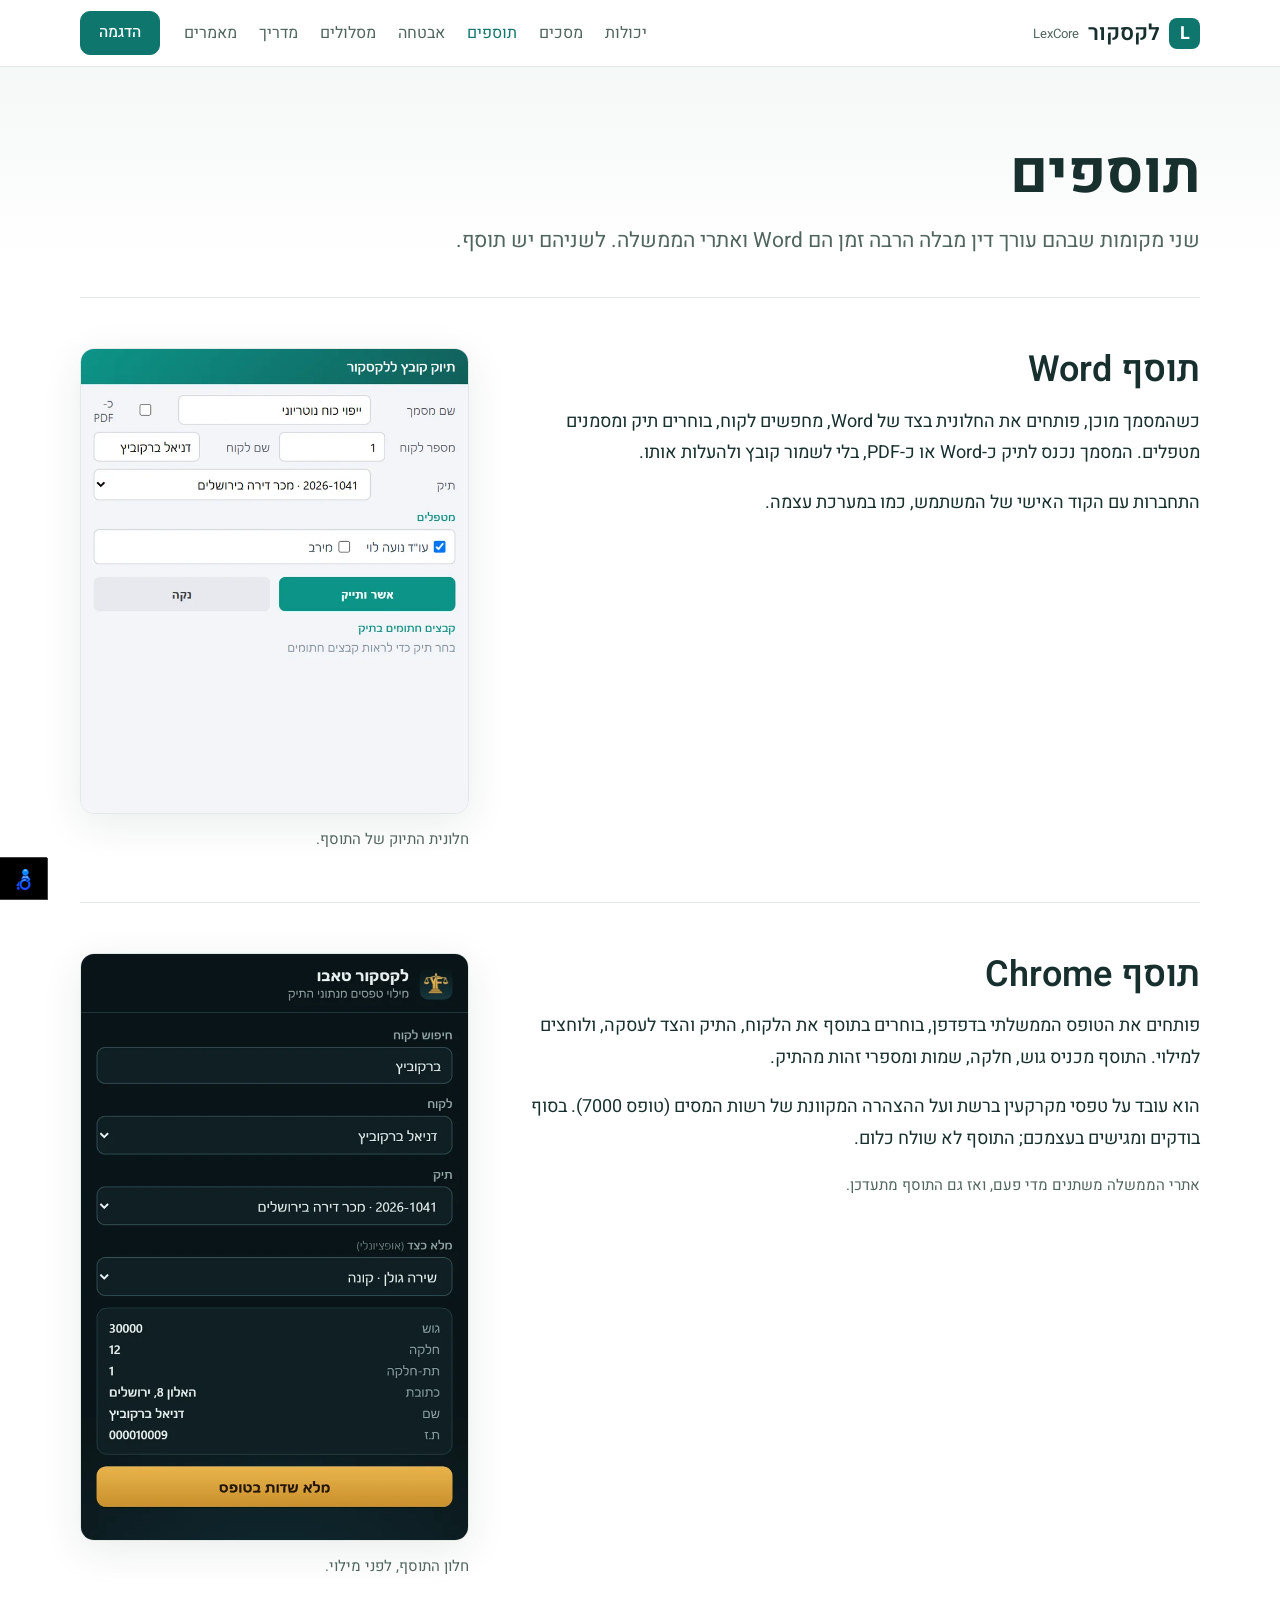
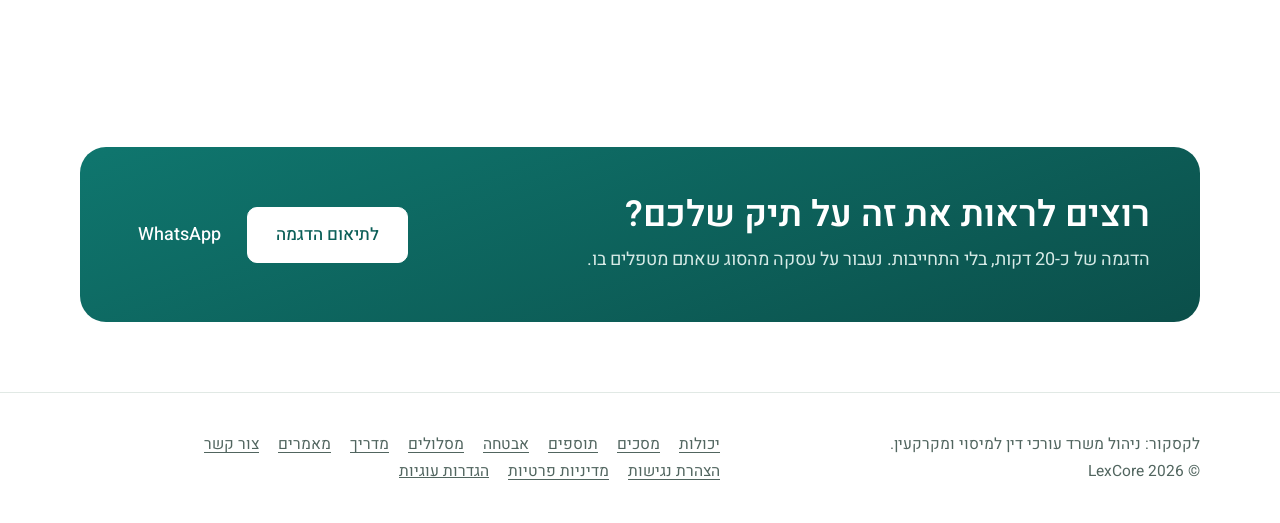
<file: addins.html>
<!doctype html>
<html lang="he" dir="rtl">
<head>
<meta charset="utf-8">
<meta name="viewport" content="width=device-width, initial-scale=1">
<title>תוספים ל-Word ול-Chrome | לקסקור</title>
<meta name="description" content="תוסף Word לתיוק מסמכים לתיק, ותוסף Chrome שממלא טפסים ממשלתיים מנתוני התיק.">
<link rel="canonical" href="https://f025954954-coder.github.io/lexcore-site/addins.html">
<meta name="theme-color" content="#0f5a50">
<meta property="og:type" content="website">
<meta property="og:locale" content="he_IL">
<meta property="og:site_name" content="לקסקור">
<meta property="og:title" content="תוספים ל-Word ול-Chrome | לקסקור">
<meta property="og:description" content="תוסף Word לתיוק מסמכים לתיק, ותוסף Chrome שממלא טפסים ממשלתיים מנתוני התיק.">
<meta property="og:url" content="https://f025954954-coder.github.io/lexcore-site/addins.html">
<meta property="og:image" content="https://f025954954-coder.github.io/lexcore-site/assets/og.jpg">
<meta name="twitter:card" content="summary_large_image">
<link rel="icon" href="data:image/svg+xml,%3Csvg xmlns='http://www.w3.org/2000/svg' viewBox='0 0 32 32'%3E%3Crect width='32' height='32' fill='%230f5a50'/%3E%3Cpath d='M20 7v15h-9' fill='none' stroke='%23fff' stroke-width='4'/%3E%3C/svg%3E">
<script>document.documentElement.className="js"</script>
<link rel="stylesheet" href="styles.css">
</head>
<body>
<a class="skip" href="#main">דילוג לתוכן</a>
<header class="top"><div class="wrap"><nav aria-label="ראשי">
<a class="brand" href="index.html"><i aria-hidden="true">L</i>לקסקור<span>LexCore</span></a>
<div class="links"><a href="features.html">יכולות</a><a href="screenshots.html">מסכים</a><a href="addins.html" aria-current="page">תוספים</a><a href="security.html">אבטחה</a><a href="plans.html">מסלולים</a><a href="madrich.html">מדריך</a><a href="blog.html">מאמרים</a></div>
<button class="menu-btn" type="button" aria-expanded="false">תפריט</button>
<a class="btn" href="contact.html">הדגמה</a>
</nav></div></header>
<main id="main">

<div class="page-head"><div class="wrap"><h1>תוספים</h1><p class="lead">שני מקומות שבהם עורך דין מבלה הרבה זמן הם Word ואתרי הממשלה. לשניהם יש תוסף.</p></div></div>
<section style="padding-top:30px"><div class="wrap">
<div class="addin"><div><h2>תוסף Word</h2><p style="margin-top:14px">כשהמסמך מוכן, פותחים את החלונית בצד של Word, מחפשים לקוח, בוחרים תיק ומסמנים מטפלים. המסמך נכנס לתיק כ-Word או כ-PDF, בלי לשמור קובץ ולהעלות אותו.</p><p>התחברות עם הקוד האישי של המשתמש, כמו במערכת עצמה.</p></div><figure><a class="frame" href="assets/screens/addin-word.webp"><img class="shot" src="assets/screens/addin-word.webp" alt="חלונית התיוק של התוסף." loading="lazy"></a><figcaption>חלונית התיוק של התוסף.</figcaption></figure></div>
<div class="addin"><div><h2>תוסף Chrome</h2><p style="margin-top:14px">פותחים את הטופס הממשלתי בדפדפן, בוחרים בתוסף את הלקוח, התיק והצד לעסקה, ולוחצים למילוי. התוסף מכניס גוש, חלקה, שמות ומספרי זהות מהתיק.</p><p>הוא עובד על טפסי מקרקעין ברשת ועל ההצהרה המקוונת של רשות המסים (טופס 7000). בסוף בודקים ומגישים בעצמכם; התוסף לא שולח כלום.</p><p class="muted small">אתרי הממשלה משתנים מדי פעם, ואז גם התוסף מתעדכן.</p></div><figure><a class="frame" href="assets/screens/addin-tabu.webp"><img class="shot" src="assets/screens/addin-tabu.webp" alt="חלון התוסף, לפני מילוי." loading="lazy"></a><figcaption>חלון התוסף, לפני מילוי.</figcaption></figure></div>
</div></section><section class="cta"><div class="wrap"><div class="cta-panel"><div><h2>רוצים לראות את זה על תיק שלכם?</h2><p>הדגמה של כ-20 דקות, בלי התחייבות. נעבור על עסקה מהסוג שאתם מטפלים בו.</p></div><div class="cta-acts"><a class="btn light" href="contact.html">לתיאום הדגמה</a><a class="plain" href="https://wa.me/97225954954" target="_blank" rel="noopener">WhatsApp</a></div></div></div></section>
</main>
<footer class="foot"><div class="wrap foot-in">
<div>לקסקור: ניהול משרד עורכי דין למיסוי ומקרקעין.<br>© 2026 LexCore</div>
<nav aria-label="תחתון"><a href="features.html">יכולות</a> <a href="screenshots.html">מסכים</a> <a href="addins.html">תוספים</a> <a href="security.html">אבטחה</a> <a href="plans.html">מסלולים</a> <a href="madrich.html">מדריך</a> <a href="blog.html">מאמרים</a> <a href="contact.html">צור קשר</a> <a href="accessibility.html">הצהרת נגישות</a> <a href="privacy.html">מדיניות פרטיות</a> <button type="button" class="link-btn" data-consent-open>הגדרות עוגיות</button></nav>
</div></footer>
<script src="app.js"></script>
<script>nl_pos="bl";nl_color="turquoise";nl_compact="1";nl_link="accessibility.html";nl_dir="assets/nagishli/nl-files/";</script>
<script src="assets/nagishli/jquery.min.js"></script>
<script src="assets/nagishli/nagishli.js"></script>
</body>
</html>
</file>
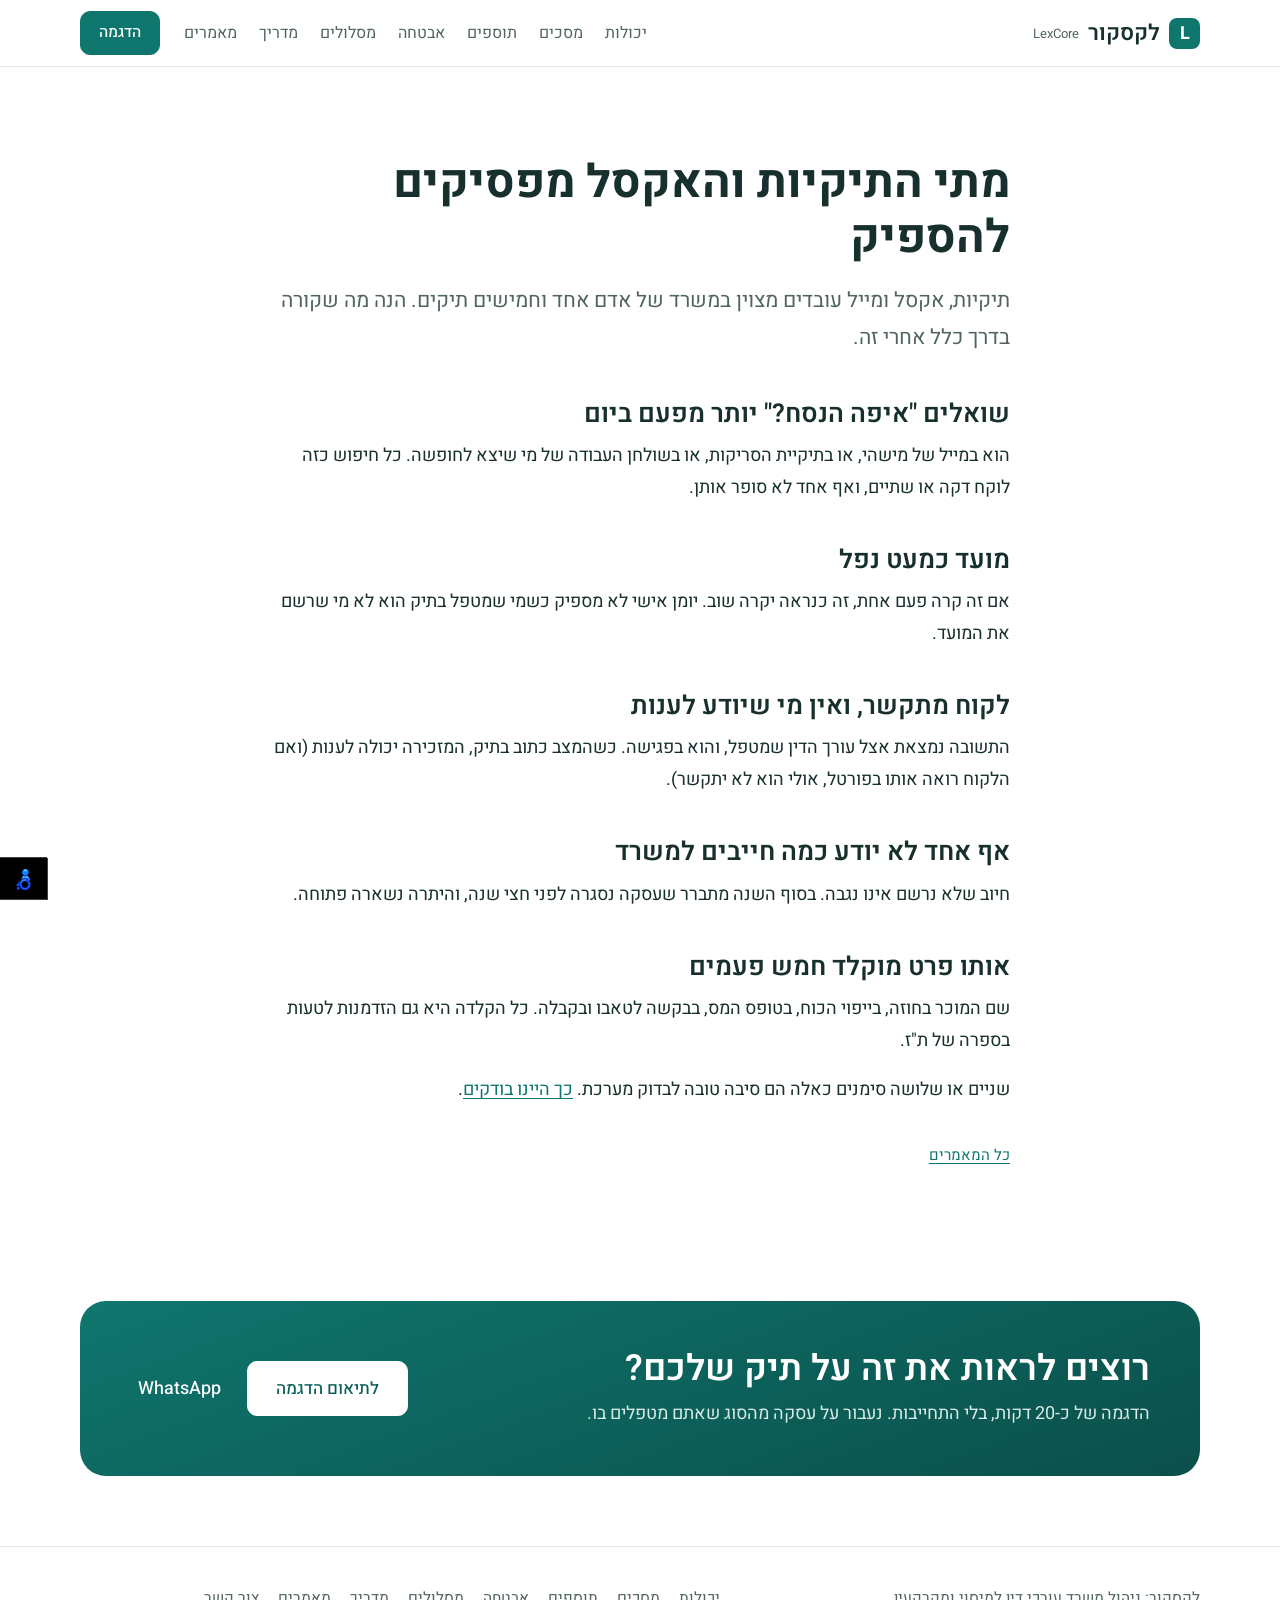
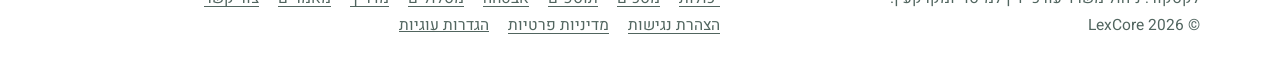
<file: article-case-management.html>
<!doctype html>
<html lang="he" dir="rtl">
<head>
<meta charset="utf-8">
<meta name="viewport" content="width=device-width, initial-scale=1">
<title>מתי התיקיות והאקסל מפסיקים להספיק | לקסקור</title>
<meta name="description" content="חמישה סימנים שמשרד עורכי דין צריך מערכת לניהול תיקים במקום תיקיות במחשב ואקסל.">
<link rel="canonical" href="https://f025954954-coder.github.io/lexcore-site/article-case-management.html">
<meta name="theme-color" content="#0f5a50">
<meta property="og:type" content="website">
<meta property="og:locale" content="he_IL">
<meta property="og:site_name" content="לקסקור">
<meta property="og:title" content="מתי התיקיות והאקסל מפסיקים להספיק | לקסקור">
<meta property="og:description" content="חמישה סימנים שמשרד עורכי דין צריך מערכת לניהול תיקים במקום תיקיות במחשב ואקסל.">
<meta property="og:url" content="https://f025954954-coder.github.io/lexcore-site/article-case-management.html">
<meta property="og:image" content="https://f025954954-coder.github.io/lexcore-site/assets/og.jpg">
<meta name="twitter:card" content="summary_large_image">
<link rel="icon" href="data:image/svg+xml,%3Csvg xmlns='http://www.w3.org/2000/svg' viewBox='0 0 32 32'%3E%3Crect width='32' height='32' fill='%230f5a50'/%3E%3Cpath d='M20 7v15h-9' fill='none' stroke='%23fff' stroke-width='4'/%3E%3C/svg%3E">
<script>document.documentElement.className="js"</script>
<link rel="stylesheet" href="styles.css">
</head>
<body>
<a class="skip" href="#main">דילוג לתוכן</a>
<header class="top"><div class="wrap"><nav aria-label="ראשי">
<a class="brand" href="index.html"><i aria-hidden="true">L</i>לקסקור<span>LexCore</span></a>
<div class="links"><a href="features.html">יכולות</a><a href="screenshots.html">מסכים</a><a href="addins.html">תוספים</a><a href="security.html">אבטחה</a><a href="plans.html">מסלולים</a><a href="madrich.html">מדריך</a><a href="blog.html">מאמרים</a></div>
<button class="menu-btn" type="button" aria-expanded="false">תפריט</button>
<a class="btn" href="contact.html">הדגמה</a>
</nav></div></header>
<main id="main">
<section><article class="narrow prose"><h1>מתי התיקיות והאקסל מפסיקים להספיק</h1>
<p class="lead">תיקיות, אקסל ומייל עובדים מצוין במשרד של אדם אחד וחמישים תיקים. הנה מה שקורה בדרך כלל אחרי זה.</p>
<h2>שואלים "איפה הנסח?" יותר מפעם ביום</h2><p>הוא במייל של מישהי, או בתיקיית הסריקות, או בשולחן העבודה של מי שיצא לחופשה. כל חיפוש כזה לוקח דקה או שתיים, ואף אחד לא סופר אותן.</p>
<h2>מועד כמעט נפל</h2><p>אם זה קרה פעם אחת, זה כנראה יקרה שוב. יומן אישי לא מספיק כשמי שמטפל בתיק הוא לא מי שרשם את המועד.</p>
<h2>לקוח מתקשר, ואין מי שיודע לענות</h2><p>התשובה נמצאת אצל עורך הדין שמטפל, והוא בפגישה. כשהמצב כתוב בתיק, המזכירה יכולה לענות (ואם הלקוח רואה אותו בפורטל, אולי הוא לא יתקשר).</p>
<h2>אף אחד לא יודע כמה חייבים למשרד</h2><p>חיוב שלא נרשם אינו נגבה. בסוף השנה מתברר שעסקה נסגרה לפני חצי שנה, והיתרה נשארה פתוחה.</p>
<h2>אותו פרט מוקלד חמש פעמים</h2><p>שם המוכר בחוזה, בייפוי הכוח, בטופס המס, בבקשה לטאבו ובקבלה. כל הקלדה היא גם הזדמנות לטעות בספרה של ת"ז.</p>
<p>שניים או שלושה סימנים כאלה הם סיבה טובה לבדוק מערכת. <a href="article-choosing-software.html">כך היינו בודקים</a>.</p><p class="small" style="margin-top:36px"><a href="blog.html">כל המאמרים</a></p></article></section><section class="cta"><div class="wrap"><div class="cta-panel"><div><h2>רוצים לראות את זה על תיק שלכם?</h2><p>הדגמה של כ-20 דקות, בלי התחייבות. נעבור על עסקה מהסוג שאתם מטפלים בו.</p></div><div class="cta-acts"><a class="btn light" href="contact.html">לתיאום הדגמה</a><a class="plain" href="https://wa.me/97225954954" target="_blank" rel="noopener">WhatsApp</a></div></div></div></section>
</main>
<footer class="foot"><div class="wrap foot-in">
<div>לקסקור: ניהול משרד עורכי דין למיסוי ומקרקעין.<br>© 2026 LexCore</div>
<nav aria-label="תחתון"><a href="features.html">יכולות</a> <a href="screenshots.html">מסכים</a> <a href="addins.html">תוספים</a> <a href="security.html">אבטחה</a> <a href="plans.html">מסלולים</a> <a href="madrich.html">מדריך</a> <a href="blog.html">מאמרים</a> <a href="contact.html">צור קשר</a> <a href="accessibility.html">הצהרת נגישות</a> <a href="privacy.html">מדיניות פרטיות</a> <button type="button" class="link-btn" data-consent-open>הגדרות עוגיות</button></nav>
</div></footer>
<script src="app.js"></script>
<script>nl_pos="bl";nl_color="turquoise";nl_compact="1";nl_link="accessibility.html";nl_dir="assets/nagishli/nl-files/";</script>
<script src="assets/nagishli/jquery.min.js"></script>
<script src="assets/nagishli/nagishli.js"></script>
</body>
</html>
</file>
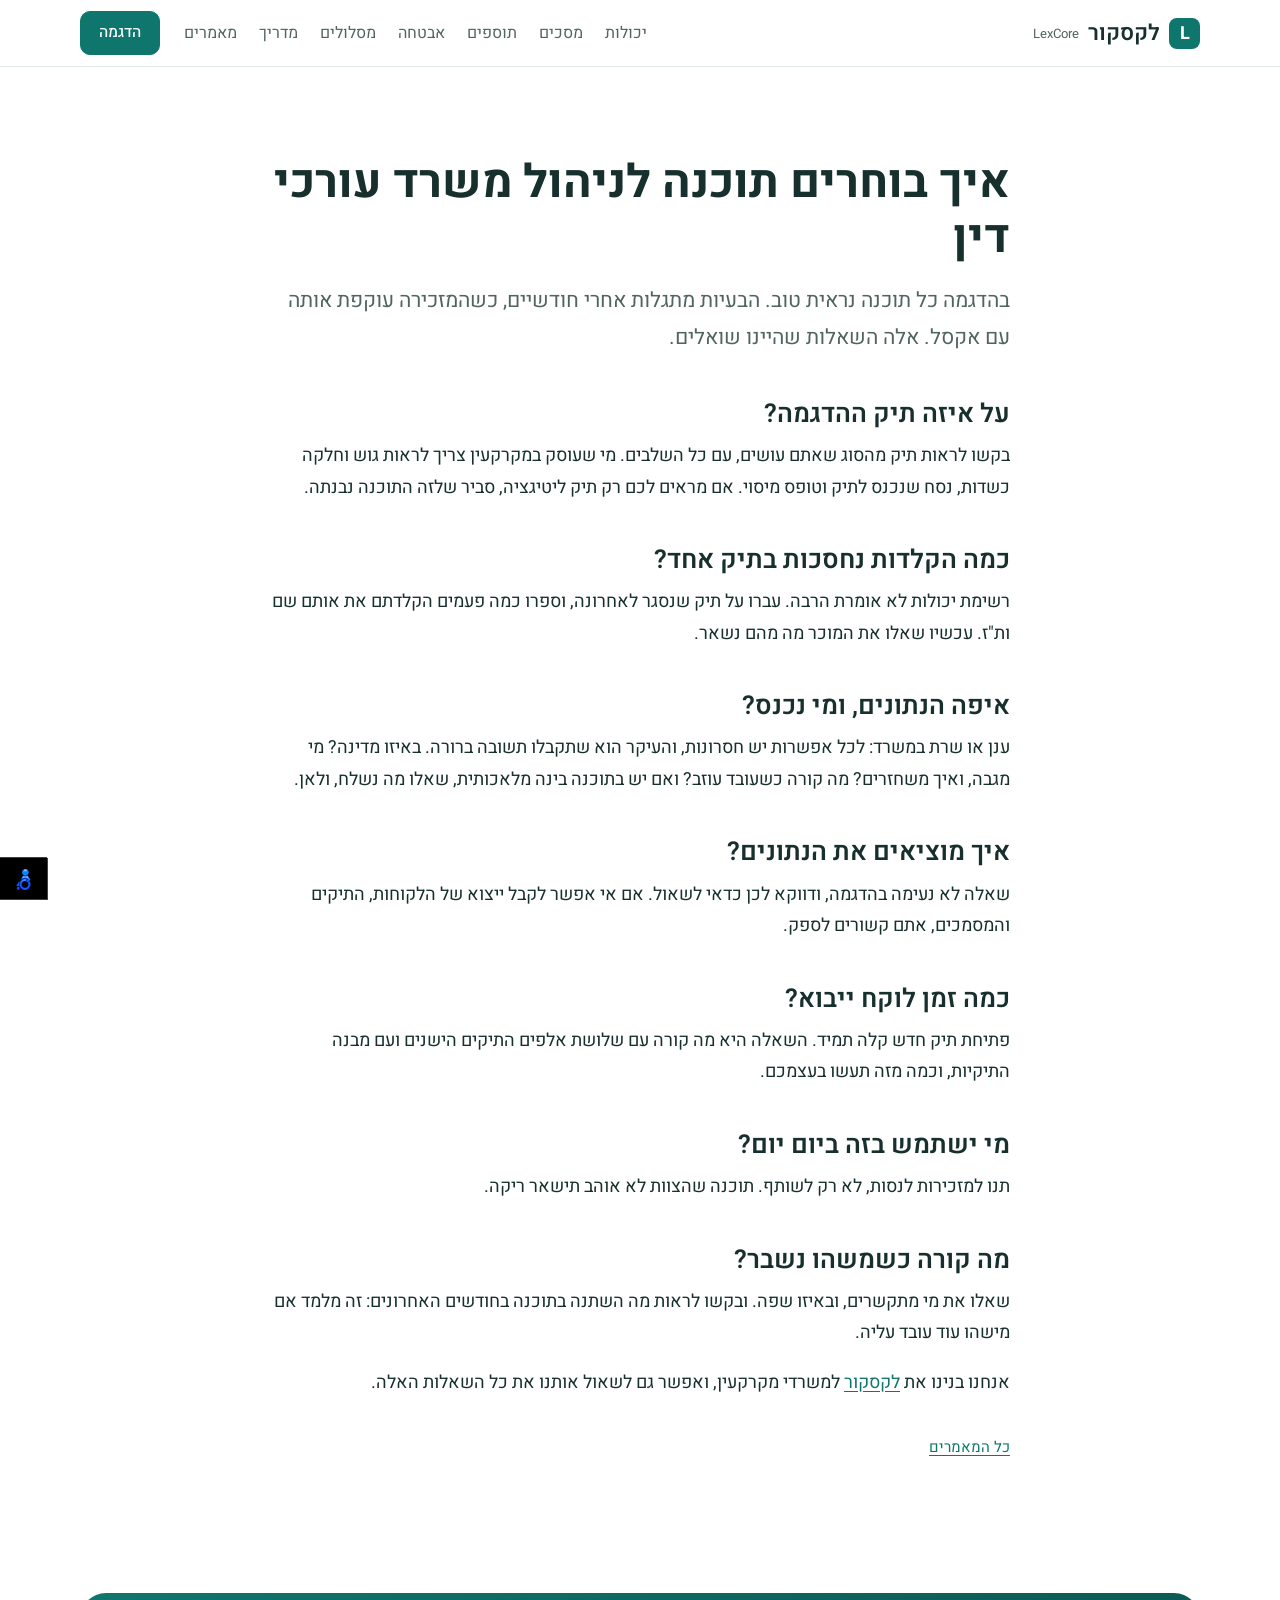
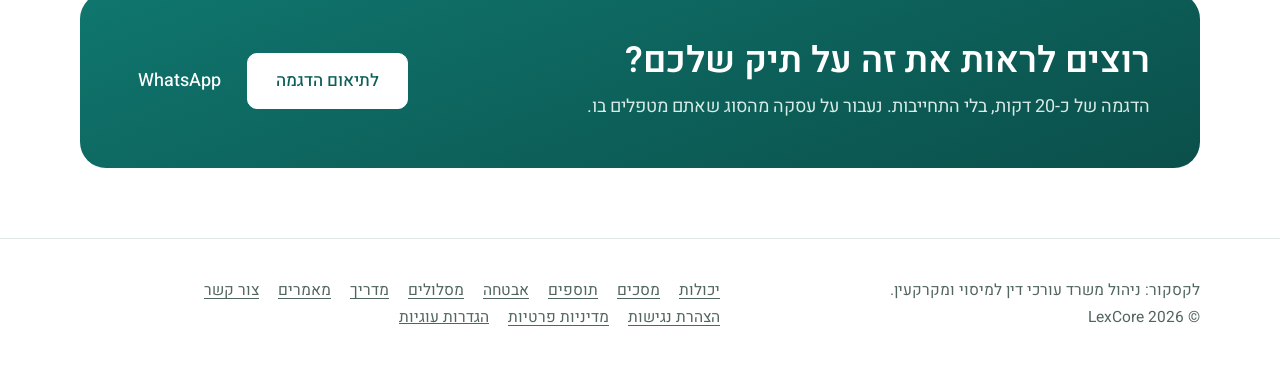
<file: article-choosing-software.html>
<!doctype html>
<html lang="he" dir="rtl">
<head>
<meta charset="utf-8">
<meta name="viewport" content="width=device-width, initial-scale=1">
<title>איך בוחרים תוכנה לניהול משרד עורכי דין | לקסקור</title>
<meta name="description" content="שבע שאלות לשאול לפני שבוחרים תוכנה לניהול משרד עורכי דין, ומה לבדוק בהדגמה.">
<link rel="canonical" href="https://f025954954-coder.github.io/lexcore-site/article-choosing-software.html">
<meta name="theme-color" content="#0f5a50">
<meta property="og:type" content="website">
<meta property="og:locale" content="he_IL">
<meta property="og:site_name" content="לקסקור">
<meta property="og:title" content="איך בוחרים תוכנה לניהול משרד עורכי דין | לקסקור">
<meta property="og:description" content="שבע שאלות לשאול לפני שבוחרים תוכנה לניהול משרד עורכי דין, ומה לבדוק בהדגמה.">
<meta property="og:url" content="https://f025954954-coder.github.io/lexcore-site/article-choosing-software.html">
<meta property="og:image" content="https://f025954954-coder.github.io/lexcore-site/assets/og.jpg">
<meta name="twitter:card" content="summary_large_image">
<link rel="icon" href="data:image/svg+xml,%3Csvg xmlns='http://www.w3.org/2000/svg' viewBox='0 0 32 32'%3E%3Crect width='32' height='32' fill='%230f5a50'/%3E%3Cpath d='M20 7v15h-9' fill='none' stroke='%23fff' stroke-width='4'/%3E%3C/svg%3E">
<script>document.documentElement.className="js"</script>
<link rel="stylesheet" href="styles.css">
</head>
<body>
<a class="skip" href="#main">דילוג לתוכן</a>
<header class="top"><div class="wrap"><nav aria-label="ראשי">
<a class="brand" href="index.html"><i aria-hidden="true">L</i>לקסקור<span>LexCore</span></a>
<div class="links"><a href="features.html">יכולות</a><a href="screenshots.html">מסכים</a><a href="addins.html">תוספים</a><a href="security.html">אבטחה</a><a href="plans.html">מסלולים</a><a href="madrich.html">מדריך</a><a href="blog.html">מאמרים</a></div>
<button class="menu-btn" type="button" aria-expanded="false">תפריט</button>
<a class="btn" href="contact.html">הדגמה</a>
</nav></div></header>
<main id="main">
<section><article class="narrow prose"><h1>איך בוחרים תוכנה לניהול משרד עורכי דין</h1>
<p class="lead">בהדגמה כל תוכנה נראית טוב. הבעיות מתגלות אחרי חודשיים, כשהמזכירה עוקפת אותה עם אקסל. אלה השאלות שהיינו שואלים.</p>
<h2>על איזה תיק ההדגמה?</h2><p>בקשו לראות תיק מהסוג שאתם עושים, עם כל השלבים. מי שעוסק במקרקעין צריך לראות גוש וחלקה כשדות, נסח שנכנס לתיק וטופס מיסוי. אם מראים לכם רק תיק ליטיגציה, סביר שלזה התוכנה נבנתה.</p>
<h2>כמה הקלדות נחסכות בתיק אחד?</h2><p>רשימת יכולות לא אומרת הרבה. עברו על תיק שנסגר לאחרונה, וספרו כמה פעמים הקלדתם את אותם שם ות"ז. עכשיו שאלו את המוכר מה מהם נשאר.</p>
<h2>איפה הנתונים, ומי נכנס?</h2><p>ענן או שרת במשרד: לכל אפשרות יש חסרונות, והעיקר הוא שתקבלו תשובה ברורה. באיזו מדינה? מי מגבה, ואיך משחזרים? מה קורה כשעובד עוזב? ואם יש בתוכנה בינה מלאכותית, שאלו מה נשלח, ולאן.</p>
<h2>איך מוציאים את הנתונים?</h2><p>שאלה לא נעימה בהדגמה, ודווקא לכן כדאי לשאול. אם אי אפשר לקבל ייצוא של הלקוחות, התיקים והמסמכים, אתם קשורים לספק.</p>
<h2>כמה זמן לוקח ייבוא?</h2><p>פתיחת תיק חדש קלה תמיד. השאלה היא מה קורה עם שלושת אלפים התיקים הישנים ועם מבנה התיקיות, וכמה מזה תעשו בעצמכם.</p>
<h2>מי ישתמש בזה ביום יום?</h2><p>תנו למזכירות לנסות, לא רק לשותף. תוכנה שהצוות לא אוהב תישאר ריקה.</p>
<h2>מה קורה כשמשהו נשבר?</h2><p>שאלו את מי מתקשרים, ובאיזו שפה. ובקשו לראות מה השתנה בתוכנה בחודשים האחרונים: זה מלמד אם מישהו עוד עובד עליה.</p>
<p>אנחנו בנינו את <a href="features.html">לקסקור</a> למשרדי מקרקעין, ואפשר גם לשאול אותנו את כל השאלות האלה.</p><p class="small" style="margin-top:36px"><a href="blog.html">כל המאמרים</a></p></article></section><section class="cta"><div class="wrap"><div class="cta-panel"><div><h2>רוצים לראות את זה על תיק שלכם?</h2><p>הדגמה של כ-20 דקות, בלי התחייבות. נעבור על עסקה מהסוג שאתם מטפלים בו.</p></div><div class="cta-acts"><a class="btn light" href="contact.html">לתיאום הדגמה</a><a class="plain" href="https://wa.me/97225954954" target="_blank" rel="noopener">WhatsApp</a></div></div></div></section>
</main>
<footer class="foot"><div class="wrap foot-in">
<div>לקסקור: ניהול משרד עורכי דין למיסוי ומקרקעין.<br>© 2026 LexCore</div>
<nav aria-label="תחתון"><a href="features.html">יכולות</a> <a href="screenshots.html">מסכים</a> <a href="addins.html">תוספים</a> <a href="security.html">אבטחה</a> <a href="plans.html">מסלולים</a> <a href="madrich.html">מדריך</a> <a href="blog.html">מאמרים</a> <a href="contact.html">צור קשר</a> <a href="accessibility.html">הצהרת נגישות</a> <a href="privacy.html">מדיניות פרטיות</a> <button type="button" class="link-btn" data-consent-open>הגדרות עוגיות</button></nav>
</div></footer>
<script src="app.js"></script>
<script>nl_pos="bl";nl_color="turquoise";nl_compact="1";nl_link="accessibility.html";nl_dir="assets/nagishli/nl-files/";</script>
<script src="assets/nagishli/jquery.min.js"></script>
<script src="assets/nagishli/nagishli.js"></script>
</body>
</html>
</file>
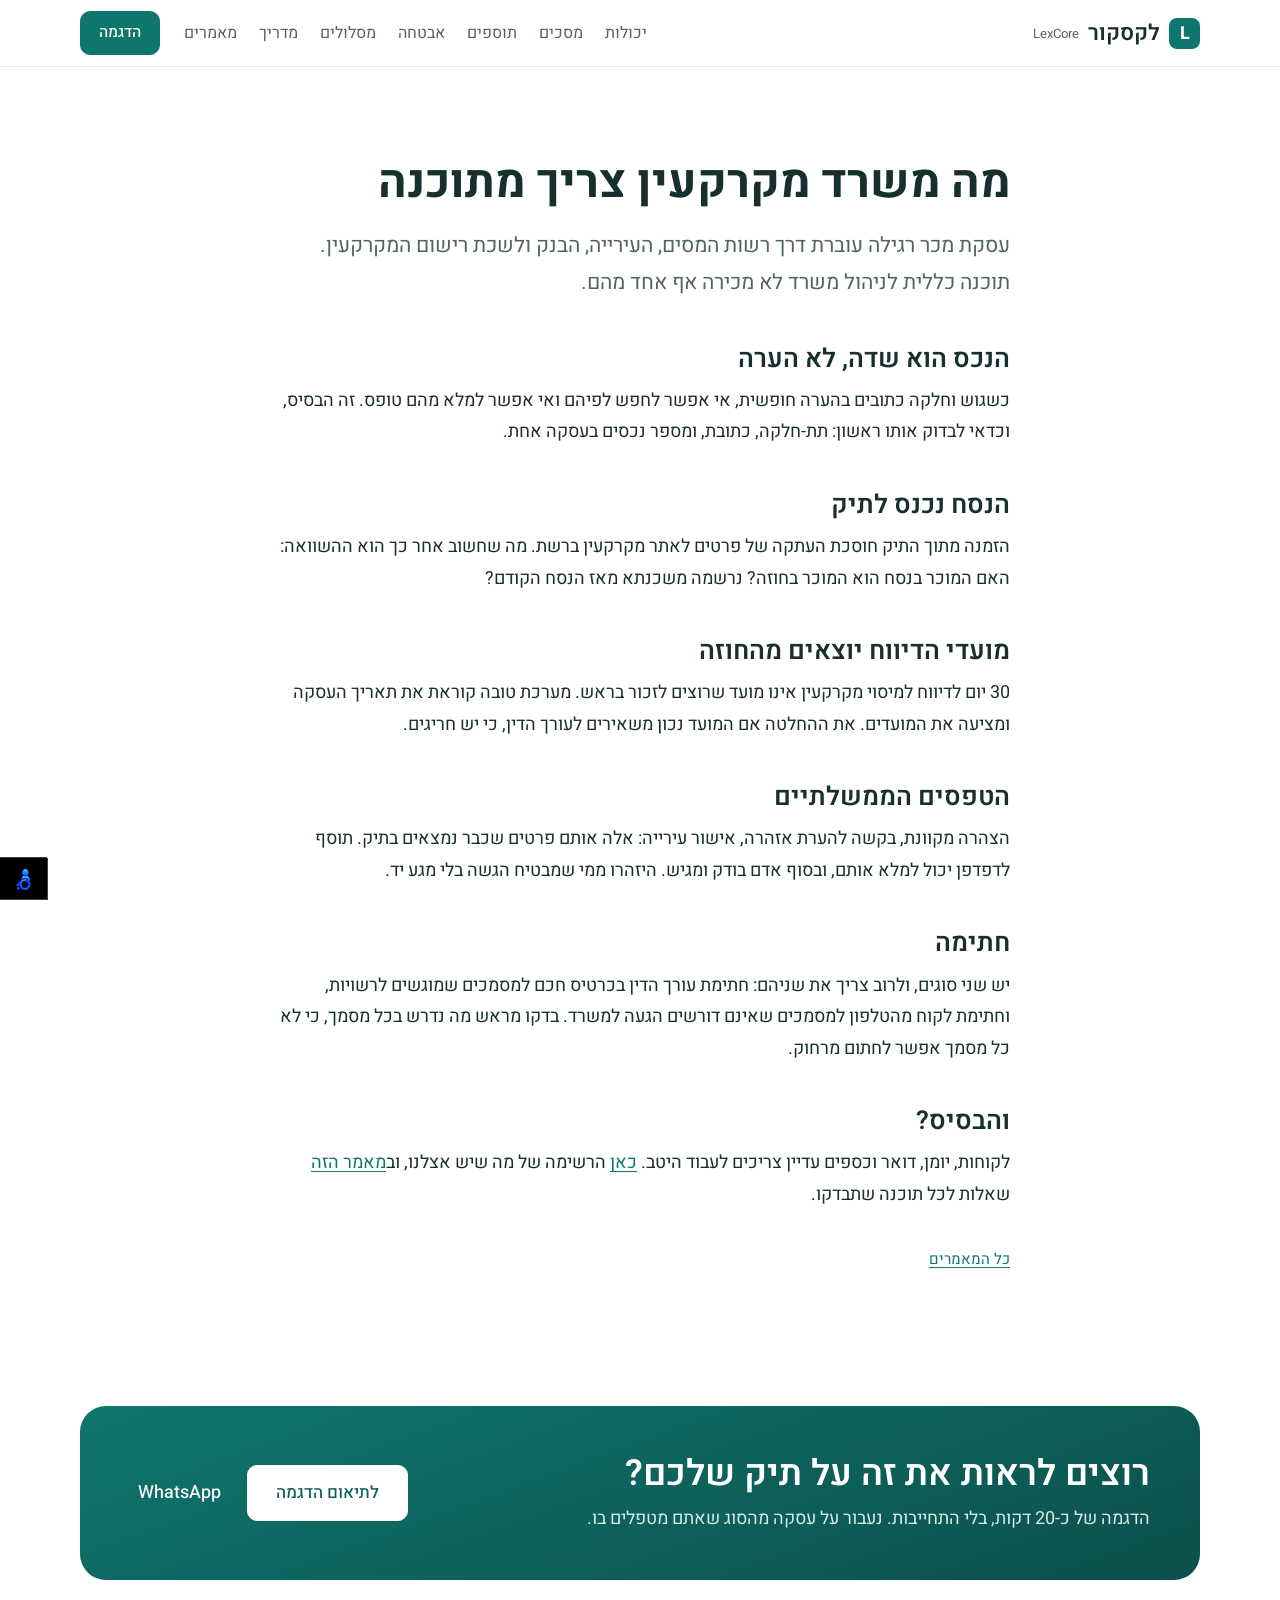
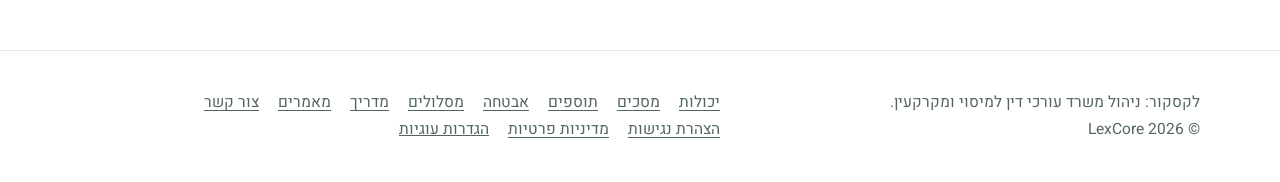
<file: article-real-estate-software.html>
<!doctype html>
<html lang="he" dir="rtl">
<head>
<meta charset="utf-8">
<meta name="viewport" content="width=device-width, initial-scale=1">
<title>מה משרד מקרקעין צריך מתוכנה | לקסקור</title>
<meta name="description" content="מה צריך להיות בתוכנה למשרד מקרקעין ומיסוי: שדות נכס, נסח, מועדי דיווח, טפסים וחתימה.">
<link rel="canonical" href="https://f025954954-coder.github.io/lexcore-site/article-real-estate-software.html">
<meta name="theme-color" content="#0f5a50">
<meta property="og:type" content="website">
<meta property="og:locale" content="he_IL">
<meta property="og:site_name" content="לקסקור">
<meta property="og:title" content="מה משרד מקרקעין צריך מתוכנה | לקסקור">
<meta property="og:description" content="מה צריך להיות בתוכנה למשרד מקרקעין ומיסוי: שדות נכס, נסח, מועדי דיווח, טפסים וחתימה.">
<meta property="og:url" content="https://f025954954-coder.github.io/lexcore-site/article-real-estate-software.html">
<meta property="og:image" content="https://f025954954-coder.github.io/lexcore-site/assets/og.jpg">
<meta name="twitter:card" content="summary_large_image">
<link rel="icon" href="data:image/svg+xml,%3Csvg xmlns='http://www.w3.org/2000/svg' viewBox='0 0 32 32'%3E%3Crect width='32' height='32' fill='%230f5a50'/%3E%3Cpath d='M20 7v15h-9' fill='none' stroke='%23fff' stroke-width='4'/%3E%3C/svg%3E">
<script>document.documentElement.className="js"</script>
<link rel="stylesheet" href="styles.css">
</head>
<body>
<a class="skip" href="#main">דילוג לתוכן</a>
<header class="top"><div class="wrap"><nav aria-label="ראשי">
<a class="brand" href="index.html"><i aria-hidden="true">L</i>לקסקור<span>LexCore</span></a>
<div class="links"><a href="features.html">יכולות</a><a href="screenshots.html">מסכים</a><a href="addins.html">תוספים</a><a href="security.html">אבטחה</a><a href="plans.html">מסלולים</a><a href="madrich.html">מדריך</a><a href="blog.html">מאמרים</a></div>
<button class="menu-btn" type="button" aria-expanded="false">תפריט</button>
<a class="btn" href="contact.html">הדגמה</a>
</nav></div></header>
<main id="main">
<section><article class="narrow prose"><h1>מה משרד מקרקעין צריך מתוכנה</h1>
<p class="lead">עסקת מכר רגילה עוברת דרך רשות המסים, העירייה, הבנק ולשכת רישום המקרקעין. תוכנה כללית לניהול משרד לא מכירה אף אחד מהם.</p>
<h2>הנכס הוא שדה, לא הערה</h2><p>כשגוש וחלקה כתובים בהערה חופשית, אי אפשר לחפש לפיהם ואי אפשר למלא מהם טופס. זה הבסיס, וכדאי לבדוק אותו ראשון: תת-חלקה, כתובת, ומספר נכסים בעסקה אחת.</p>
<h2>הנסח נכנס לתיק</h2><p>הזמנה מתוך התיק חוסכת העתקה של פרטים לאתר מקרקעין ברשת. מה שחשוב אחר כך הוא ההשוואה: האם המוכר בנסח הוא המוכר בחוזה? נרשמה משכנתא מאז הנסח הקודם?</p>
<h2>מועדי הדיווח יוצאים מהחוזה</h2><p>30 יום לדיווח למיסוי מקרקעין אינו מועד שרוצים לזכור בראש. מערכת טובה קוראת את תאריך העסקה ומציעה את המועדים. את ההחלטה אם המועד נכון משאירים לעורך הדין, כי יש חריגים.</p>
<h2>הטפסים הממשלתיים</h2><p>הצהרה מקוונת, בקשה להערת אזהרה, אישור עירייה: אלה אותם פרטים שכבר נמצאים בתיק. תוסף לדפדפן יכול למלא אותם, ובסוף אדם בודק ומגיש. היזהרו ממי שמבטיח הגשה בלי מגע יד.</p>
<h2>חתימה</h2><p>יש שני סוגים, ולרוב צריך את שניהם: חתימת עורך הדין בכרטיס חכם למסמכים שמוגשים לרשויות, וחתימת לקוח מהטלפון למסמכים שאינם דורשים הגעה למשרד. בדקו מראש מה נדרש בכל מסמך, כי לא כל מסמך אפשר לחתום מרחוק.</p>
<h2>והבסיס?</h2><p>לקוחות, יומן, דואר וכספים עדיין צריכים לעבוד היטב. <a href="features.html">כאן</a> הרשימה של מה שיש אצלנו, וב<a href="article-choosing-software.html">מאמר הזה</a> שאלות לכל תוכנה שתבדקו.</p><p class="small" style="margin-top:36px"><a href="blog.html">כל המאמרים</a></p></article></section><section class="cta"><div class="wrap"><div class="cta-panel"><div><h2>רוצים לראות את זה על תיק שלכם?</h2><p>הדגמה של כ-20 דקות, בלי התחייבות. נעבור על עסקה מהסוג שאתם מטפלים בו.</p></div><div class="cta-acts"><a class="btn light" href="contact.html">לתיאום הדגמה</a><a class="plain" href="https://wa.me/97225954954" target="_blank" rel="noopener">WhatsApp</a></div></div></div></section>
</main>
<footer class="foot"><div class="wrap foot-in">
<div>לקסקור: ניהול משרד עורכי דין למיסוי ומקרקעין.<br>© 2026 LexCore</div>
<nav aria-label="תחתון"><a href="features.html">יכולות</a> <a href="screenshots.html">מסכים</a> <a href="addins.html">תוספים</a> <a href="security.html">אבטחה</a> <a href="plans.html">מסלולים</a> <a href="madrich.html">מדריך</a> <a href="blog.html">מאמרים</a> <a href="contact.html">צור קשר</a> <a href="accessibility.html">הצהרת נגישות</a> <a href="privacy.html">מדיניות פרטיות</a> <button type="button" class="link-btn" data-consent-open>הגדרות עוגיות</button></nav>
</div></footer>
<script src="app.js"></script>
<script>nl_pos="bl";nl_color="turquoise";nl_compact="1";nl_link="accessibility.html";nl_dir="assets/nagishli/nl-files/";</script>
<script src="assets/nagishli/jquery.min.js"></script>
<script src="assets/nagishli/nagishli.js"></script>
</body>
</html>
</file>
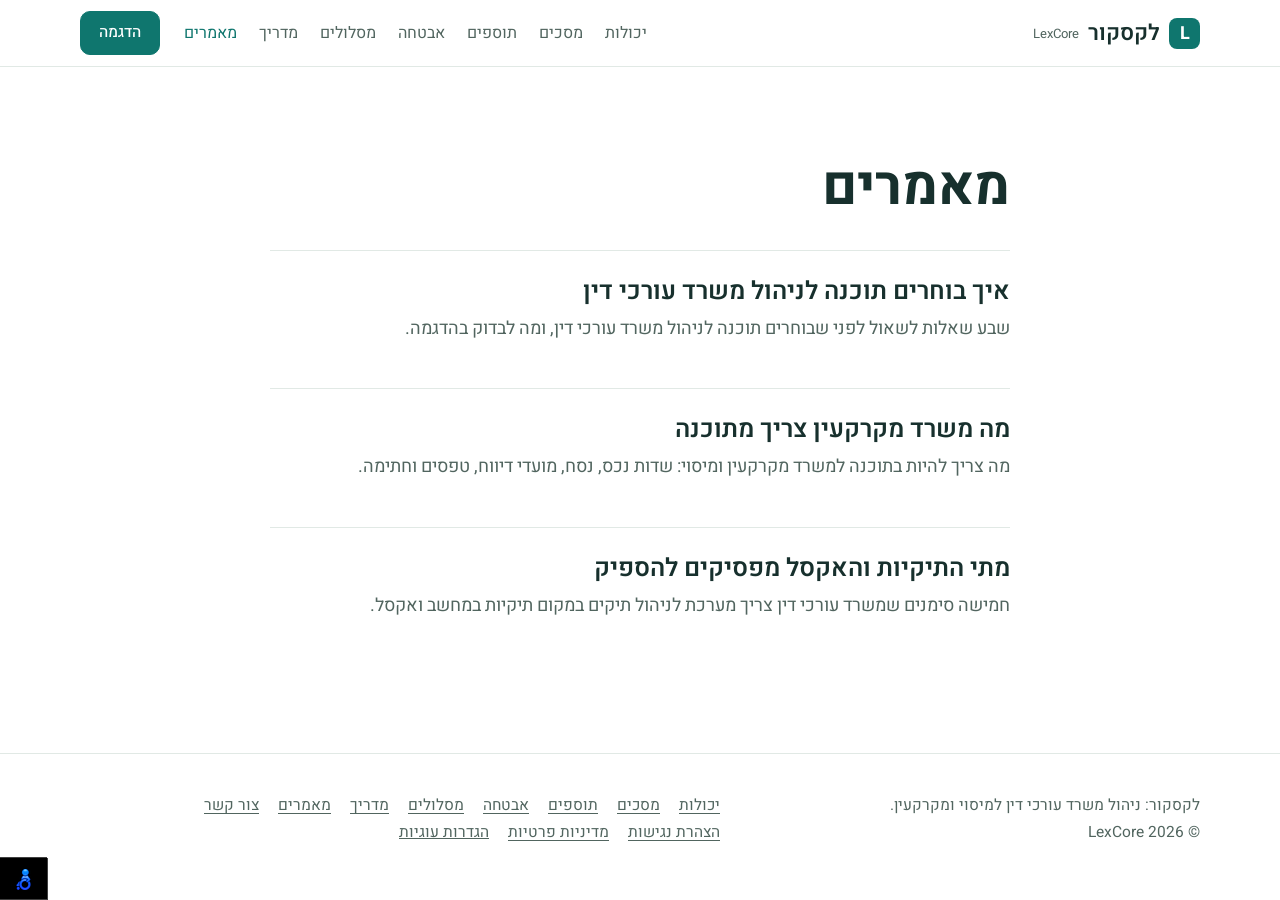
<file: blog.html>
<!doctype html>
<html lang="he" dir="rtl">
<head>
<meta charset="utf-8">
<meta name="viewport" content="width=device-width, initial-scale=1">
<title>מאמרים | לקסקור</title>
<meta name="description" content="מאמרים על ניהול משרד עורכי דין, בחירת תוכנה ועבודה במקרקעין.">
<link rel="canonical" href="https://f025954954-coder.github.io/lexcore-site/blog.html">
<meta name="theme-color" content="#0f5a50">
<meta property="og:type" content="website">
<meta property="og:locale" content="he_IL">
<meta property="og:site_name" content="לקסקור">
<meta property="og:title" content="מאמרים | לקסקור">
<meta property="og:description" content="מאמרים על ניהול משרד עורכי דין, בחירת תוכנה ועבודה במקרקעין.">
<meta property="og:url" content="https://f025954954-coder.github.io/lexcore-site/blog.html">
<meta property="og:image" content="https://f025954954-coder.github.io/lexcore-site/assets/og.jpg">
<meta name="twitter:card" content="summary_large_image">
<link rel="icon" href="data:image/svg+xml,%3Csvg xmlns='http://www.w3.org/2000/svg' viewBox='0 0 32 32'%3E%3Crect width='32' height='32' fill='%230f5a50'/%3E%3Cpath d='M20 7v15h-9' fill='none' stroke='%23fff' stroke-width='4'/%3E%3C/svg%3E">
<script>document.documentElement.className="js"</script>
<link rel="stylesheet" href="styles.css">
</head>
<body>
<a class="skip" href="#main">דילוג לתוכן</a>
<header class="top"><div class="wrap"><nav aria-label="ראשי">
<a class="brand" href="index.html"><i aria-hidden="true">L</i>לקסקור<span>LexCore</span></a>
<div class="links"><a href="features.html">יכולות</a><a href="screenshots.html">מסכים</a><a href="addins.html">תוספים</a><a href="security.html">אבטחה</a><a href="plans.html">מסלולים</a><a href="madrich.html">מדריך</a><a href="blog.html" aria-current="page">מאמרים</a></div>
<button class="menu-btn" type="button" aria-expanded="false">תפריט</button>
<a class="btn" href="contact.html">הדגמה</a>
</nav></div></header>
<main id="main">

<section><div class="narrow"><h1 style="font-size:clamp(34px,5vw,54px)">מאמרים</h1>
<div class="posts" style="margin-top:30px"><article><h2><a href="article-choosing-software.html">איך בוחרים תוכנה לניהול משרד עורכי דין</a></h2><p class="muted">שבע שאלות לשאול לפני שבוחרים תוכנה לניהול משרד עורכי דין, ומה לבדוק בהדגמה.</p></article><article><h2><a href="article-real-estate-software.html">מה משרד מקרקעין צריך מתוכנה</a></h2><p class="muted">מה צריך להיות בתוכנה למשרד מקרקעין ומיסוי: שדות נכס, נסח, מועדי דיווח, טפסים וחתימה.</p></article><article><h2><a href="article-case-management.html">מתי התיקיות והאקסל מפסיקים להספיק</a></h2><p class="muted">חמישה סימנים שמשרד עורכי דין צריך מערכת לניהול תיקים במקום תיקיות במחשב ואקסל.</p></article></div>
</div></section>
</main>
<footer class="foot"><div class="wrap foot-in">
<div>לקסקור: ניהול משרד עורכי דין למיסוי ומקרקעין.<br>© 2026 LexCore</div>
<nav aria-label="תחתון"><a href="features.html">יכולות</a> <a href="screenshots.html">מסכים</a> <a href="addins.html">תוספים</a> <a href="security.html">אבטחה</a> <a href="plans.html">מסלולים</a> <a href="madrich.html">מדריך</a> <a href="blog.html">מאמרים</a> <a href="contact.html">צור קשר</a> <a href="accessibility.html">הצהרת נגישות</a> <a href="privacy.html">מדיניות פרטיות</a> <button type="button" class="link-btn" data-consent-open>הגדרות עוגיות</button></nav>
</div></footer>
<script src="app.js"></script>
<script>nl_pos="bl";nl_color="turquoise";nl_compact="1";nl_link="accessibility.html";nl_dir="assets/nagishli/nl-files/";</script>
<script src="assets/nagishli/jquery.min.js"></script>
<script src="assets/nagishli/nagishli.js"></script>
</body>
</html>
</file>
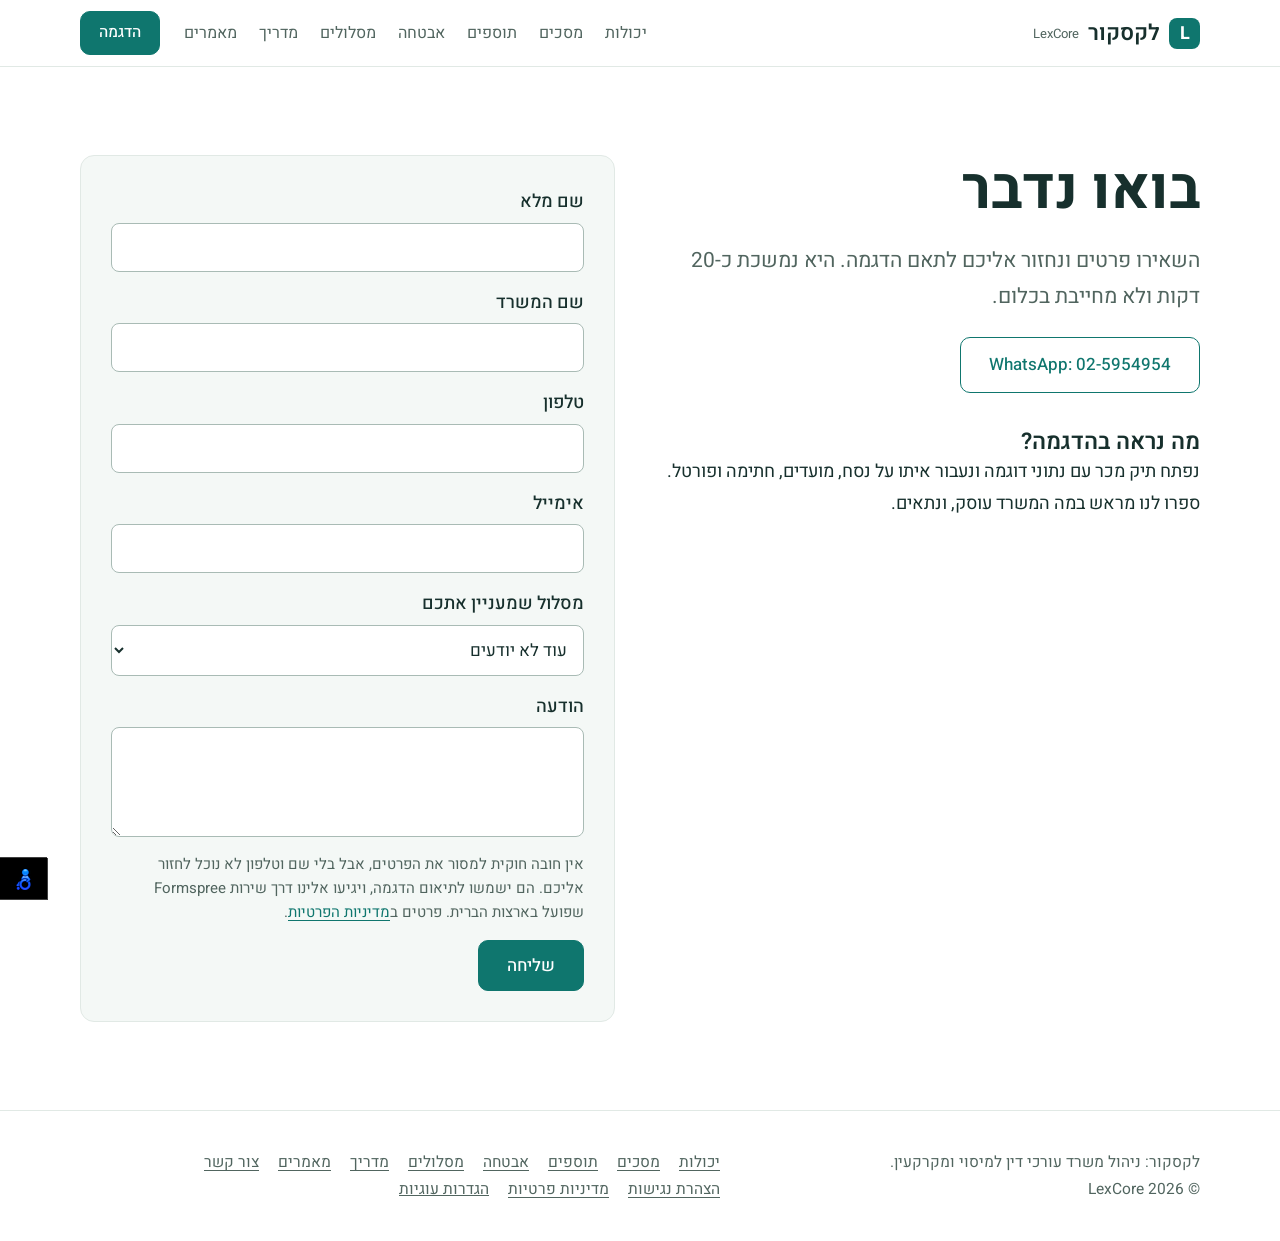
<file: contact.html>
<!doctype html>
<html lang="he" dir="rtl">
<head>
<meta charset="utf-8">
<meta name="viewport" content="width=device-width, initial-scale=1">
<title>צור קשר | לקסקור</title>
<meta name="description" content="תיאום הדגמה של לקסקור: השאירו פרטים או כתבו לנו ב-WhatsApp.">
<link rel="canonical" href="https://f025954954-coder.github.io/lexcore-site/contact.html">
<meta name="theme-color" content="#0f5a50">
<meta property="og:type" content="website">
<meta property="og:locale" content="he_IL">
<meta property="og:site_name" content="לקסקור">
<meta property="og:title" content="צור קשר | לקסקור">
<meta property="og:description" content="תיאום הדגמה של לקסקור: השאירו פרטים או כתבו לנו ב-WhatsApp.">
<meta property="og:url" content="https://f025954954-coder.github.io/lexcore-site/contact.html">
<meta property="og:image" content="https://f025954954-coder.github.io/lexcore-site/assets/og.jpg">
<meta name="twitter:card" content="summary_large_image">
<link rel="icon" href="data:image/svg+xml,%3Csvg xmlns='http://www.w3.org/2000/svg' viewBox='0 0 32 32'%3E%3Crect width='32' height='32' fill='%230f5a50'/%3E%3Cpath d='M20 7v15h-9' fill='none' stroke='%23fff' stroke-width='4'/%3E%3C/svg%3E">
<script>document.documentElement.className="js"</script>
<link rel="stylesheet" href="styles.css">
</head>
<body>
<a class="skip" href="#main">דילוג לתוכן</a>
<header class="top"><div class="wrap"><nav aria-label="ראשי">
<a class="brand" href="index.html"><i aria-hidden="true">L</i>לקסקור<span>LexCore</span></a>
<div class="links"><a href="features.html">יכולות</a><a href="screenshots.html">מסכים</a><a href="addins.html">תוספים</a><a href="security.html">אבטחה</a><a href="plans.html">מסלולים</a><a href="madrich.html">מדריך</a><a href="blog.html">מאמרים</a></div>
<button class="menu-btn" type="button" aria-expanded="false">תפריט</button>
<a class="btn" href="contact.html">הדגמה</a>
</nav></div></header>
<main id="main">

<section><div class="wrap two">
<div>
<h1>בואו נדבר</h1>
<p class="lead" style="margin-top:18px">השאירו פרטים ונחזור אליכם לתאם הדגמה. היא נמשכת כ-20 דקות ולא מחייבת בכלום.</p>
<p><a class="btn line" href="https://wa.me/97225954954?text=%D7%94%D7%99%D7%99%2C%20%D7%90%D7%A9%D7%9E%D7%97%20%D7%9C%D7%94%D7%93%D7%92%D7%9E%D7%94%20%D7%A9%D7%9C%20%D7%9C%D7%A7%D7%A1%D7%A7%D7%95%D7%A8" target="_blank" rel="noopener">WhatsApp: 02-5954954</a></p>
<h3 style="margin-top:36px">מה נראה בהדגמה?</h3>
<p>נפתח תיק מכר עם נתוני דוגמה ונעבור איתו על נסח, מועדים, חתימה ופורטל. ספרו לנו מראש במה המשרד עוסק, ונתאים.</p>
</div>
<form class="form" id="leadForm" action="https://formspree.io/f/mqevjrdg" method="POST" autocomplete="on">
<input type="hidden" name="_subject" value="ליד חדש מאתר לקסקור">
<input class="hp" type="text" name="_gotcha" tabindex="-1" autocomplete="off" aria-hidden="true">
<label>שם מלא<input name="שם מלא" required autocomplete="name"></label>
<label>שם המשרד<input name="שם המשרד" autocomplete="organization"></label>
<label>טלפון<input name="טלפון" type="tel" required autocomplete="tel" dir="ltr" style="text-align:right"></label>
<label>אימייל<input name="email" type="email" autocomplete="email" dir="ltr" style="text-align:right"></label>
<label>מסלול שמעניין אתכם<select name="מסלול"><option>עוד לא יודעים</option><option>יסוד</option><option>משרד</option><option>פרימיום</option></select></label>
<label>הודעה<textarea name="הודעה"></textarea></label>
<p class="form-note">אין חובה חוקית למסור את הפרטים, אבל בלי שם וטלפון לא נוכל לחזור אליכם. הם ישמשו לתיאום הדגמה, ויגיעו אלינו דרך שירות Formspree שפועל בארצות הברית. פרטים ב<a href="privacy.html">מדיניות הפרטיות</a>.</p>
<button class="btn" type="submit">שליחה</button>
<p id="formOk" hidden style="margin-top:14px;color:var(--green);font-weight:600">קיבלנו, תודה. נחזור אליכם.</p>
<p id="formErr" hidden style="margin-top:14px;color:#a32a1c;font-weight:600">השליחה נכשלה. אפשר לכתוב לנו ב-WhatsApp.</p>
</form>
</div></section>
</main>
<footer class="foot"><div class="wrap foot-in">
<div>לקסקור: ניהול משרד עורכי דין למיסוי ומקרקעין.<br>© 2026 LexCore</div>
<nav aria-label="תחתון"><a href="features.html">יכולות</a> <a href="screenshots.html">מסכים</a> <a href="addins.html">תוספים</a> <a href="security.html">אבטחה</a> <a href="plans.html">מסלולים</a> <a href="madrich.html">מדריך</a> <a href="blog.html">מאמרים</a> <a href="contact.html">צור קשר</a> <a href="accessibility.html">הצהרת נגישות</a> <a href="privacy.html">מדיניות פרטיות</a> <button type="button" class="link-btn" data-consent-open>הגדרות עוגיות</button></nav>
</div></footer>
<script src="app.js"></script>
<script>nl_pos="bl";nl_color="turquoise";nl_compact="1";nl_link="accessibility.html";nl_dir="assets/nagishli/nl-files/";</script>
<script src="assets/nagishli/jquery.min.js"></script>
<script src="assets/nagishli/nagishli.js"></script>
</body>
</html>
</file>
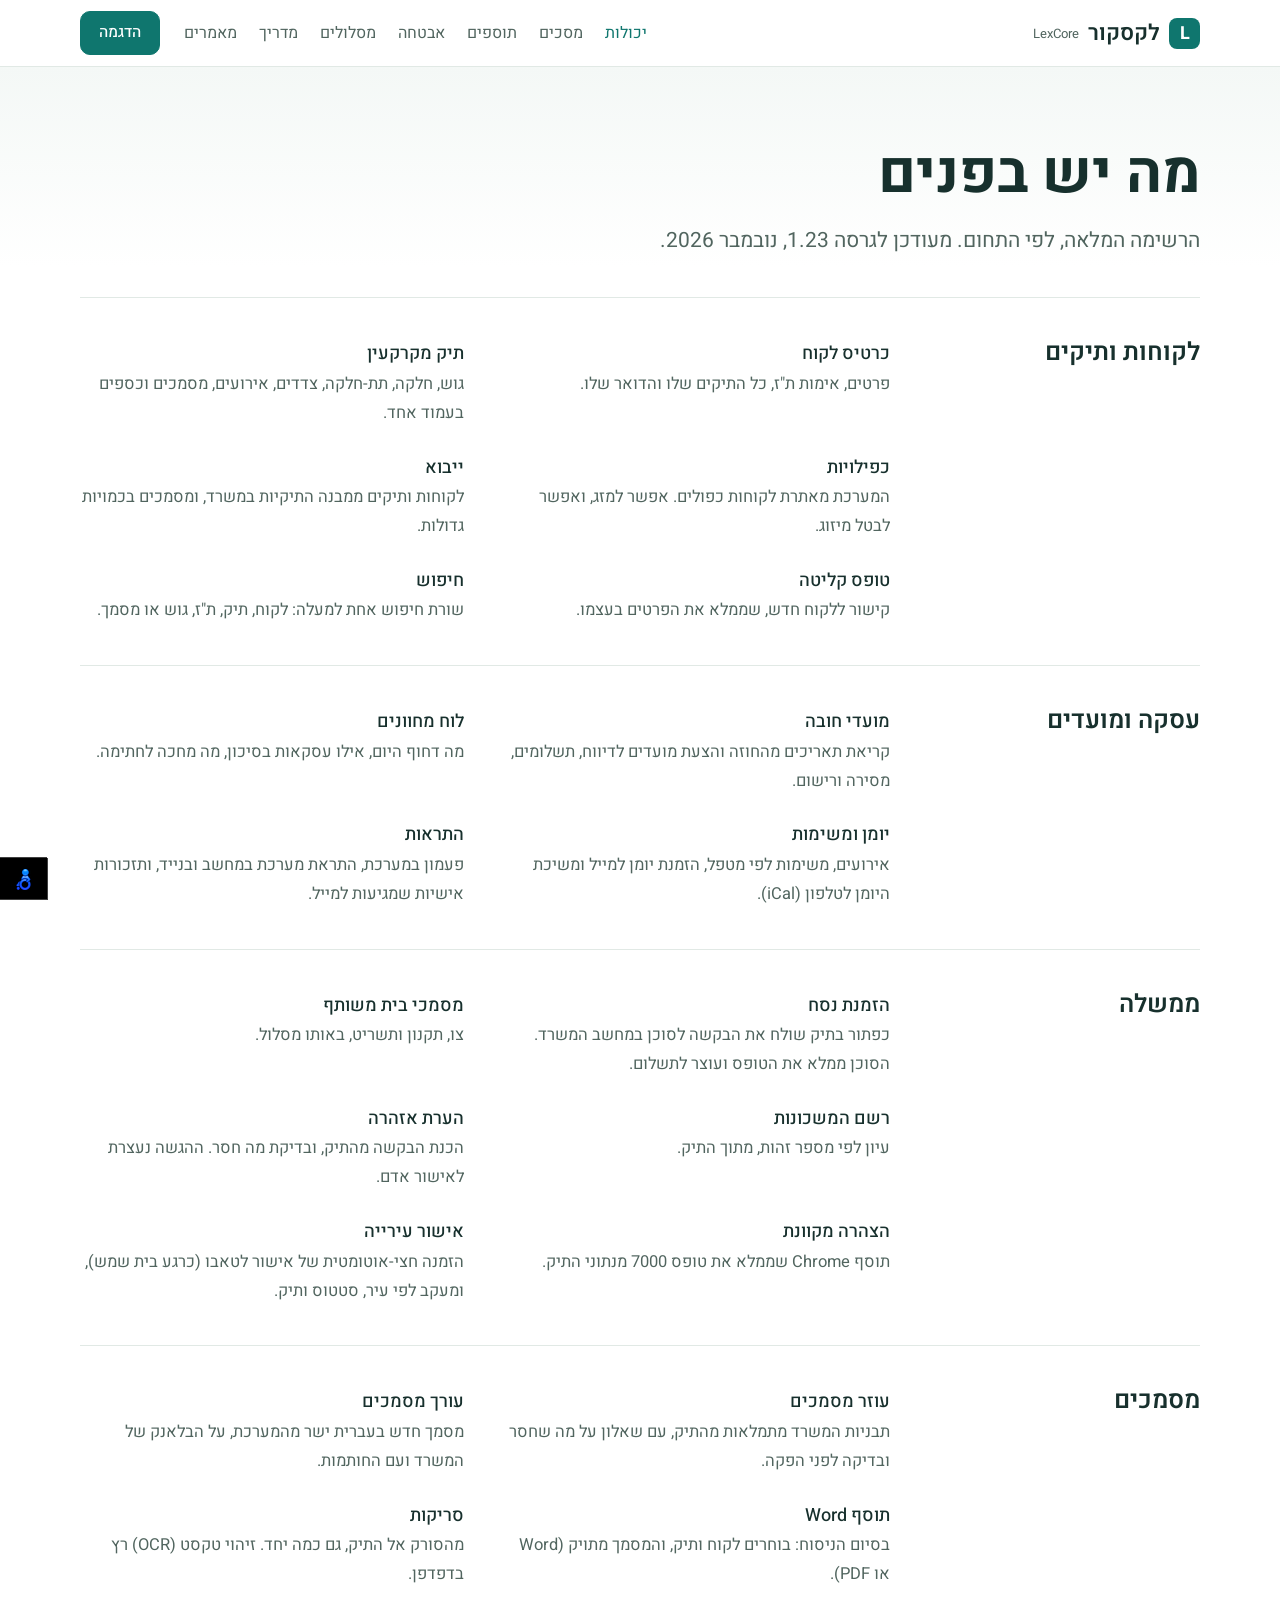
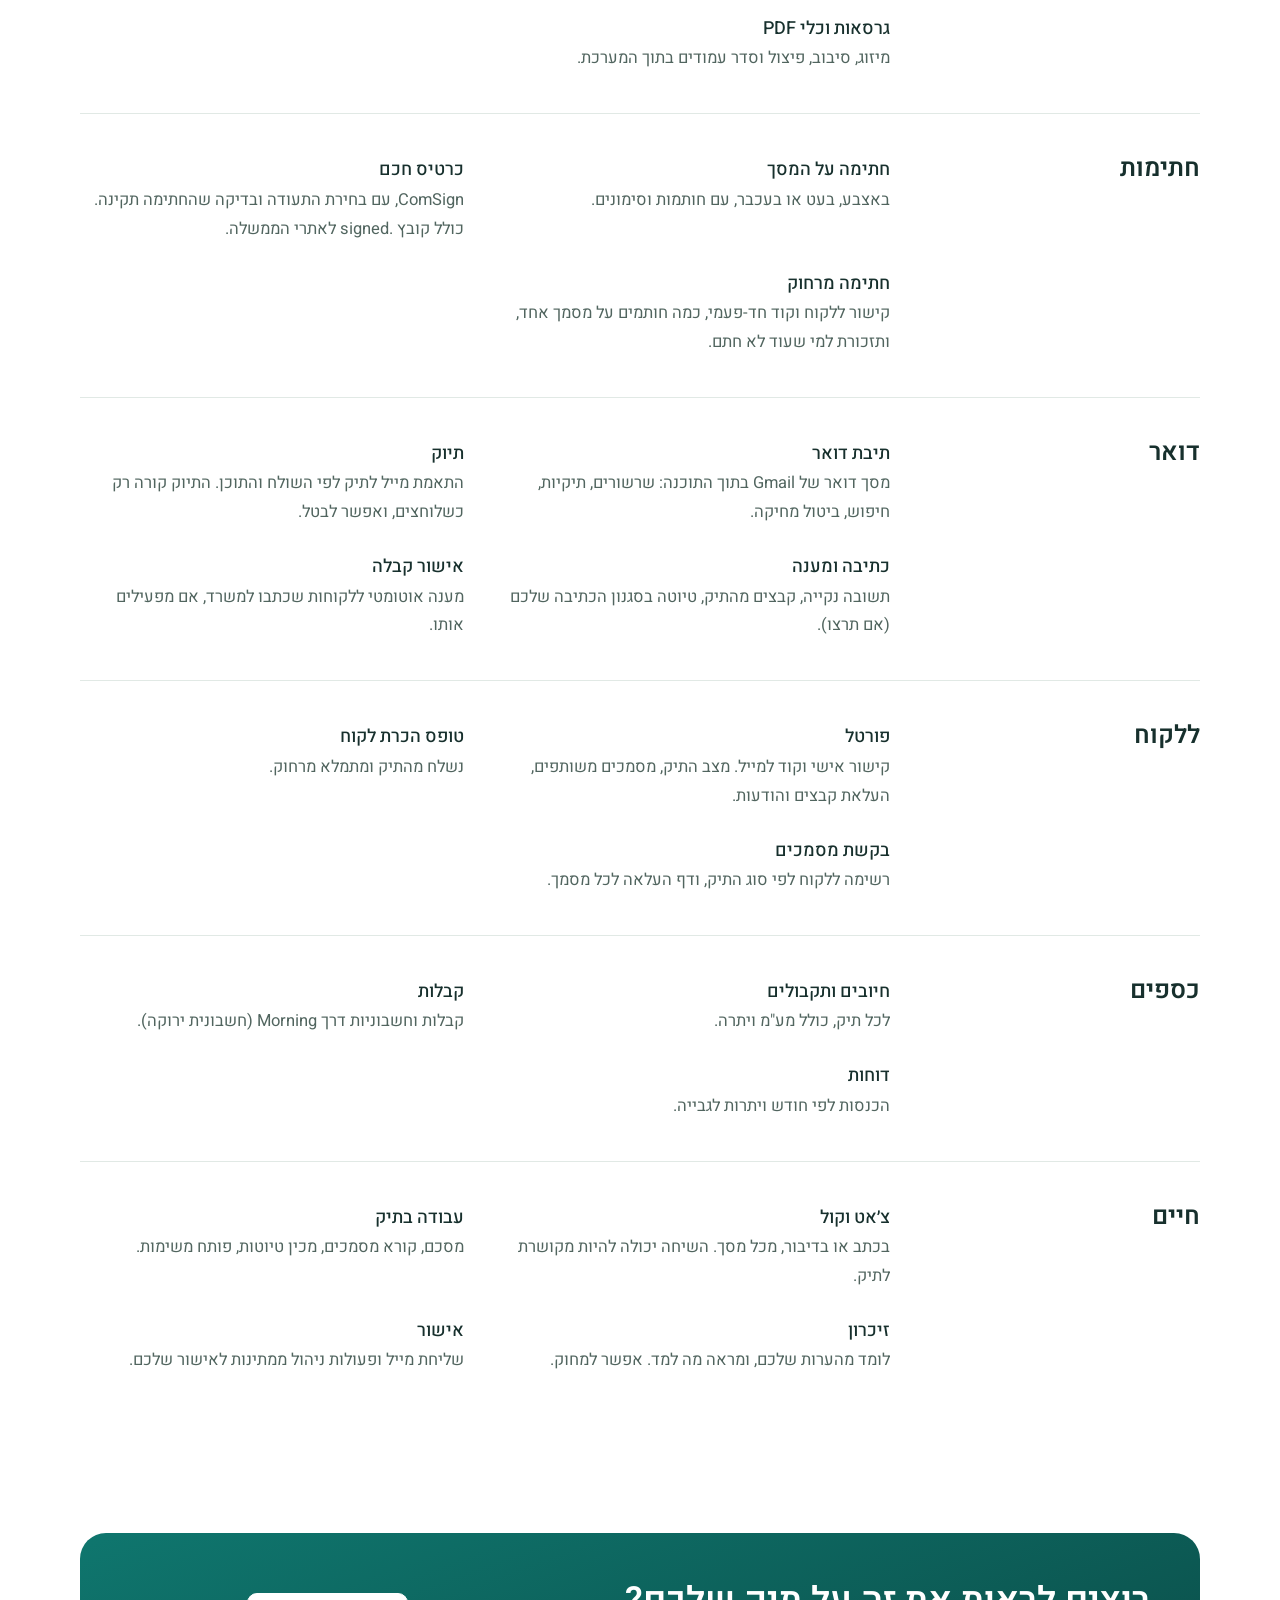
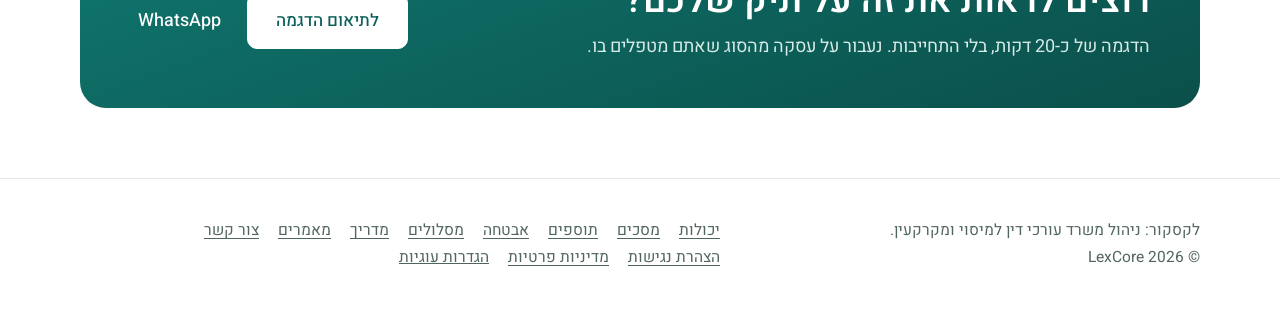
<file: features.html>
<!doctype html>
<html lang="he" dir="rtl">
<head>
<meta charset="utf-8">
<meta name="viewport" content="width=device-width, initial-scale=1">
<title>יכולות | לקסקור</title>
<meta name="description" content="כל מה שיש בלקסקור: תיקים, מועדים, נסח וטאבו, מסמכים, חתימות, דואר, פורטל לקוח, כספים והעוזר חיים.">
<link rel="canonical" href="https://f025954954-coder.github.io/lexcore-site/features.html">
<meta name="theme-color" content="#0f5a50">
<meta property="og:type" content="website">
<meta property="og:locale" content="he_IL">
<meta property="og:site_name" content="לקסקור">
<meta property="og:title" content="יכולות | לקסקור">
<meta property="og:description" content="כל מה שיש בלקסקור: תיקים, מועדים, נסח וטאבו, מסמכים, חתימות, דואר, פורטל לקוח, כספים והעוזר חיים.">
<meta property="og:url" content="https://f025954954-coder.github.io/lexcore-site/features.html">
<meta property="og:image" content="https://f025954954-coder.github.io/lexcore-site/assets/og.jpg">
<meta name="twitter:card" content="summary_large_image">
<link rel="icon" href="data:image/svg+xml,%3Csvg xmlns='http://www.w3.org/2000/svg' viewBox='0 0 32 32'%3E%3Crect width='32' height='32' fill='%230f5a50'/%3E%3Cpath d='M20 7v15h-9' fill='none' stroke='%23fff' stroke-width='4'/%3E%3C/svg%3E">
<script>document.documentElement.className="js"</script>
<link rel="stylesheet" href="styles.css">
</head>
<body>
<a class="skip" href="#main">דילוג לתוכן</a>
<header class="top"><div class="wrap"><nav aria-label="ראשי">
<a class="brand" href="index.html"><i aria-hidden="true">L</i>לקסקור<span>LexCore</span></a>
<div class="links"><a href="features.html" aria-current="page">יכולות</a><a href="screenshots.html">מסכים</a><a href="addins.html">תוספים</a><a href="security.html">אבטחה</a><a href="plans.html">מסלולים</a><a href="madrich.html">מדריך</a><a href="blog.html">מאמרים</a></div>
<button class="menu-btn" type="button" aria-expanded="false">תפריט</button>
<a class="btn" href="contact.html">הדגמה</a>
</nav></div></header>
<main id="main">

<div class="page-head"><div class="wrap"><h1>מה יש בפנים</h1><p class="lead">הרשימה המלאה, לפי התחום. מעודכן לגרסה 1.23, נובמבר 2026.</p></div></div>
<section style="padding-top:30px"><div class="wrap">
<div class="group" id="g0"><h2>לקוחות ותיקים</h2><dl><div><dt>כרטיס לקוח</dt><dd>פרטים, אימות ת"ז, כל התיקים שלו והדואר שלו.</dd></div><div><dt>תיק מקרקעין</dt><dd>גוש, חלקה, תת-חלקה, צדדים, אירועים, מסמכים וכספים בעמוד אחד.</dd></div><div><dt>כפילויות</dt><dd>המערכת מאתרת לקוחות כפולים. אפשר למזג, ואפשר לבטל מיזוג.</dd></div><div><dt>ייבוא</dt><dd>לקוחות ותיקים ממבנה התיקיות במשרד, ומסמכים בכמויות גדולות.</dd></div><div><dt>טופס קליטה</dt><dd>קישור ללקוח חדש, שממלא את הפרטים בעצמו.</dd></div><div><dt>חיפוש</dt><dd>שורת חיפוש אחת למעלה: לקוח, תיק, ת"ז, גוש או מסמך.</dd></div></dl></div>
<div class="group" id="g1"><h2>עסקה ומועדים</h2><dl><div><dt>מועדי חובה</dt><dd>קריאת תאריכים מהחוזה והצעת מועדים לדיווח, תשלומים, מסירה ורישום.</dd></div><div><dt>לוח מחוונים</dt><dd>מה דחוף היום, אילו עסקאות בסיכון, מה מחכה לחתימה.</dd></div><div><dt>יומן ומשימות</dt><dd>אירועים, משימות לפי מטפל, הזמנת יומן למייל ומשיכת היומן לטלפון (iCal).</dd></div><div><dt>התראות</dt><dd>פעמון במערכת, התראת מערכת במחשב ובנייד, ותזכורות אישיות שמגיעות למייל.</dd></div></dl></div>
<div class="group" id="g2"><h2>ממשלה</h2><dl><div><dt>הזמנת נסח</dt><dd>כפתור בתיק שולח את הבקשה לסוכן במחשב המשרד. הסוכן ממלא את הטופס ועוצר לתשלום.</dd></div><div><dt>מסמכי בית משותף</dt><dd>צו, תקנון ותשריט, באותו מסלול.</dd></div><div><dt>רשם המשכונות</dt><dd>עיון לפי מספר זהות, מתוך התיק.</dd></div><div><dt>הערת אזהרה</dt><dd>הכנת הבקשה מהתיק, ובדיקת מה חסר. ההגשה נעצרת לאישור אדם.</dd></div><div><dt>הצהרה מקוונת</dt><dd>תוסף Chrome שממלא את טופס 7000 מנתוני התיק.</dd></div><div><dt>אישור עירייה</dt><dd>הזמנה חצי-אוטומטית של אישור לטאבו (כרגע בית שמש), ומעקב לפי עיר, סטטוס ותיק.</dd></div></dl></div>
<div class="group" id="g3"><h2>מסמכים</h2><dl><div><dt>עוזר מסמכים</dt><dd>תבניות המשרד מתמלאות מהתיק, עם שאלון על מה שחסר ובדיקה לפני הפקה.</dd></div><div><dt>עורך מסמכים</dt><dd>מסמך חדש בעברית ישר מהמערכת, על הבלאנק של המשרד ועם החותמות.</dd></div><div><dt>תוסף Word</dt><dd>בסיום הניסוח: בוחרים לקוח ותיק, והמסמך מתויק (Word או PDF).</dd></div><div><dt>סריקות</dt><dd>מהסורק אל התיק, גם כמה יחד. זיהוי טקסט (OCR) רץ בדפדפן.</dd></div><div><dt>גרסאות וכלי PDF</dt><dd>מיזוג, סיבוב, פיצול וסדר עמודים בתוך המערכת.</dd></div></dl></div>
<div class="group" id="g4"><h2>חתימות</h2><dl><div><dt>חתימה על המסך</dt><dd>באצבע, בעט או בעכבר, עם חותמות וסימונים.</dd></div><div><dt>כרטיס חכם</dt><dd>ComSign, עם בחירת התעודה ובדיקה שהחתימה תקינה. כולל קובץ .signed לאתרי הממשלה.</dd></div><div><dt>חתימה מרחוק</dt><dd>קישור ללקוח וקוד חד-פעמי, כמה חותמים על מסמך אחד, ותזכורת למי שעוד לא חתם.</dd></div></dl></div>
<div class="group" id="g5"><h2>דואר</h2><dl><div><dt>תיבת דואר</dt><dd>מסך דואר של Gmail בתוך התוכנה: שרשורים, תיקיות, חיפוש, ביטול מחיקה.</dd></div><div><dt>תיוק</dt><dd>התאמת מייל לתיק לפי השולח והתוכן. התיוק קורה רק כשלוחצים, ואפשר לבטל.</dd></div><div><dt>כתיבה ומענה</dt><dd>תשובה נקייה, קבצים מהתיק, טיוטה בסגנון הכתיבה שלכם (אם תרצו).</dd></div><div><dt>אישור קבלה</dt><dd>מענה אוטומטי ללקוחות שכתבו למשרד, אם מפעילים אותו.</dd></div></dl></div>
<div class="group" id="g6"><h2>ללקוח</h2><dl><div><dt>פורטל</dt><dd>קישור אישי וקוד למייל. מצב התיק, מסמכים משותפים, העלאת קבצים והודעות.</dd></div><div><dt>טופס הכרת לקוח</dt><dd>נשלח מהתיק ומתמלא מרחוק.</dd></div><div><dt>בקשת מסמכים</dt><dd>רשימה ללקוח לפי סוג התיק, ודף העלאה לכל מסמך.</dd></div></dl></div>
<div class="group" id="g7"><h2>כספים</h2><dl><div><dt>חיובים ותקבולים</dt><dd>לכל תיק, כולל מע"מ ויתרה.</dd></div><div><dt>קבלות</dt><dd>קבלות וחשבוניות דרך Morning (חשבונית ירוקה).</dd></div><div><dt>דוחות</dt><dd>הכנסות לפי חודש ויתרות לגבייה.</dd></div></dl></div>
<div class="group" id="g8"><h2>חיים</h2><dl><div><dt>צ׳אט וקול</dt><dd>בכתב או בדיבור, מכל מסך. השיחה יכולה להיות מקושרת לתיק.</dd></div><div><dt>עבודה בתיק</dt><dd>מסכם, קורא מסמכים, מכין טיוטות, פותח משימות.</dd></div><div><dt>זיכרון</dt><dd>לומד מהערות שלכם, ומראה מה למד. אפשר למחוק.</dd></div><div><dt>אישור</dt><dd>שליחת מייל ופעולות ניהול ממתינות לאישור שלכם.</dd></div></dl></div>
</div></section><section class="cta"><div class="wrap"><div class="cta-panel"><div><h2>רוצים לראות את זה על תיק שלכם?</h2><p>הדגמה של כ-20 דקות, בלי התחייבות. נעבור על עסקה מהסוג שאתם מטפלים בו.</p></div><div class="cta-acts"><a class="btn light" href="contact.html">לתיאום הדגמה</a><a class="plain" href="https://wa.me/97225954954" target="_blank" rel="noopener">WhatsApp</a></div></div></div></section>
</main>
<footer class="foot"><div class="wrap foot-in">
<div>לקסקור: ניהול משרד עורכי דין למיסוי ומקרקעין.<br>© 2026 LexCore</div>
<nav aria-label="תחתון"><a href="features.html">יכולות</a> <a href="screenshots.html">מסכים</a> <a href="addins.html">תוספים</a> <a href="security.html">אבטחה</a> <a href="plans.html">מסלולים</a> <a href="madrich.html">מדריך</a> <a href="blog.html">מאמרים</a> <a href="contact.html">צור קשר</a> <a href="accessibility.html">הצהרת נגישות</a> <a href="privacy.html">מדיניות פרטיות</a> <button type="button" class="link-btn" data-consent-open>הגדרות עוגיות</button></nav>
</div></footer>
<script src="app.js"></script>
<script>nl_pos="bl";nl_color="turquoise";nl_compact="1";nl_link="accessibility.html";nl_dir="assets/nagishli/nl-files/";</script>
<script src="assets/nagishli/jquery.min.js"></script>
<script src="assets/nagishli/nagishli.js"></script>
</body>
</html>
</file>
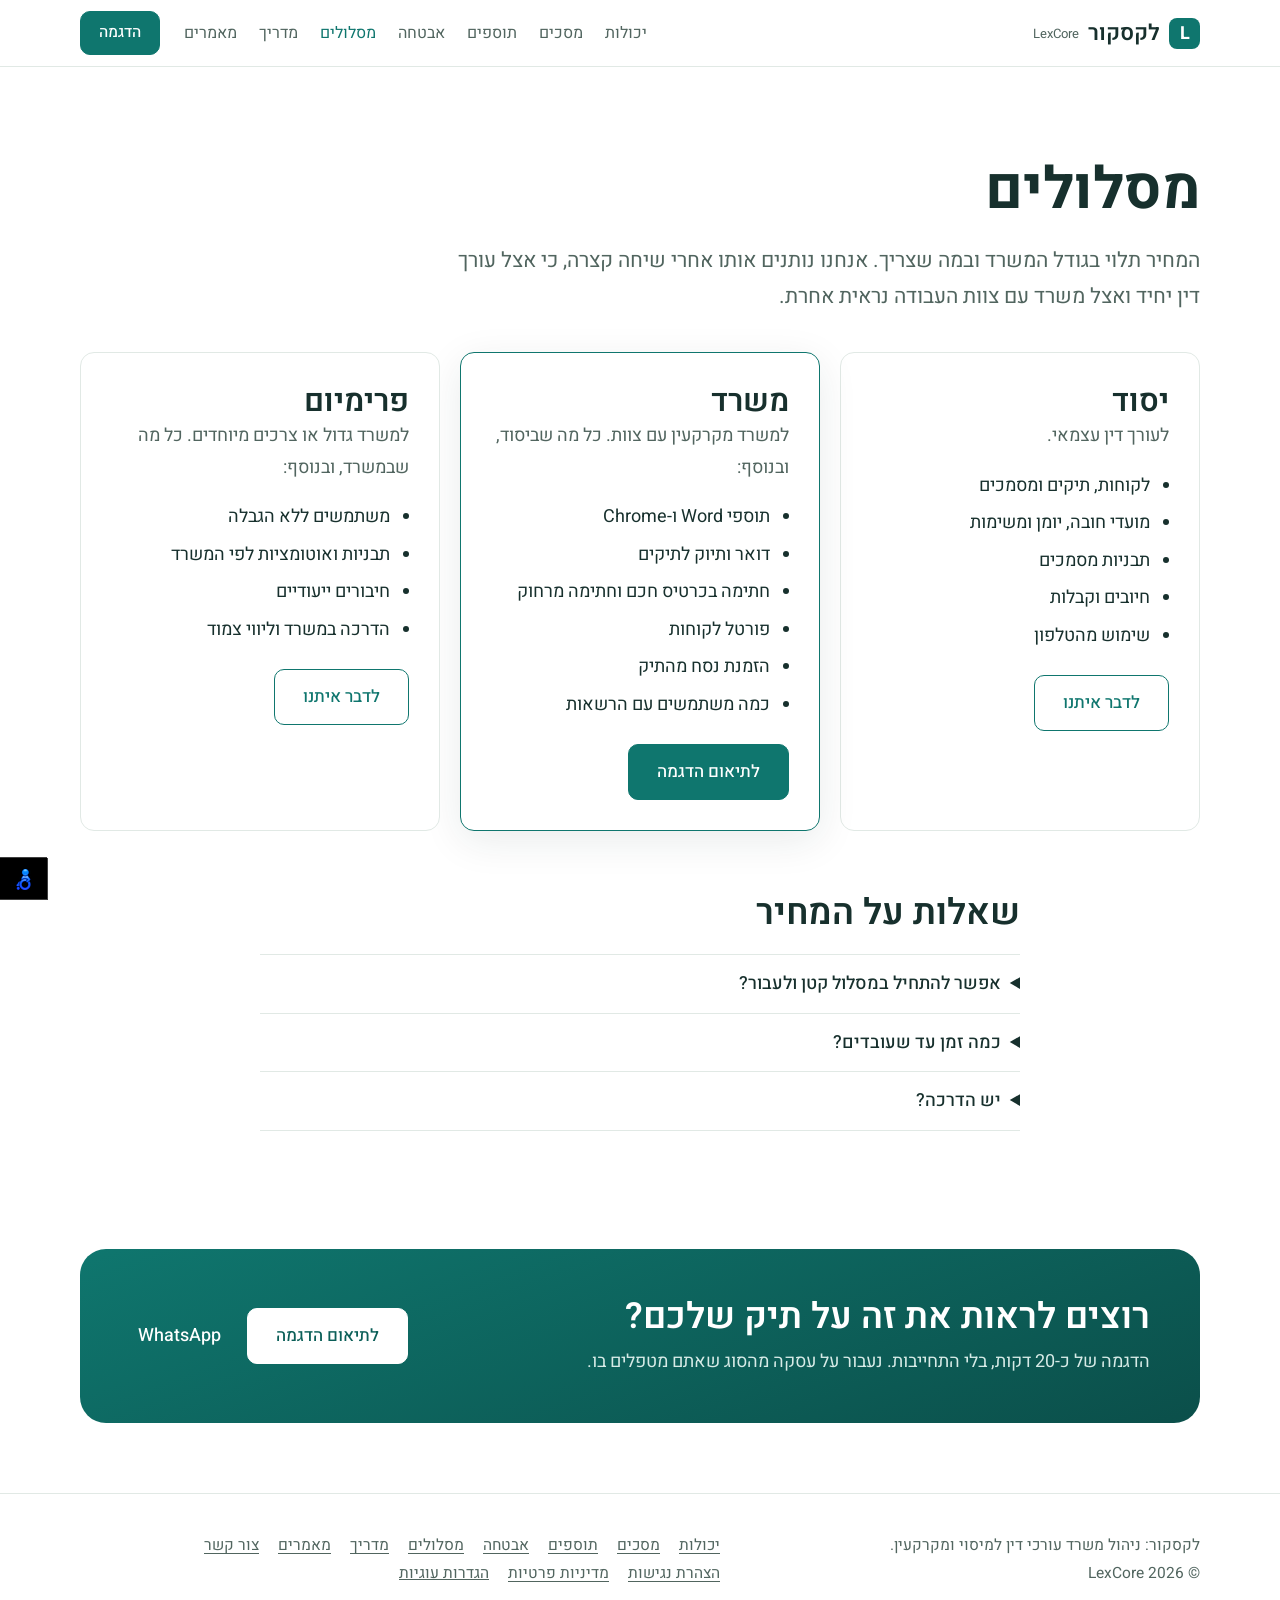
<file: plans.html>
<!doctype html>
<html lang="he" dir="rtl">
<head>
<meta charset="utf-8">
<meta name="viewport" content="width=device-width, initial-scale=1">
<title>מסלולים | לקסקור</title>
<meta name="description" content="שלושה מסלולים לפי גודל המשרד: יסוד, משרד ופרימיום. המחיר נקבע אחרי שיחה קצרה.">
<link rel="canonical" href="https://f025954954-coder.github.io/lexcore-site/plans.html">
<meta name="theme-color" content="#0f5a50">
<meta property="og:type" content="website">
<meta property="og:locale" content="he_IL">
<meta property="og:site_name" content="לקסקור">
<meta property="og:title" content="מסלולים | לקסקור">
<meta property="og:description" content="שלושה מסלולים לפי גודל המשרד: יסוד, משרד ופרימיום. המחיר נקבע אחרי שיחה קצרה.">
<meta property="og:url" content="https://f025954954-coder.github.io/lexcore-site/plans.html">
<meta property="og:image" content="https://f025954954-coder.github.io/lexcore-site/assets/og.jpg">
<meta name="twitter:card" content="summary_large_image">
<link rel="icon" href="data:image/svg+xml,%3Csvg xmlns='http://www.w3.org/2000/svg' viewBox='0 0 32 32'%3E%3Crect width='32' height='32' fill='%230f5a50'/%3E%3Cpath d='M20 7v15h-9' fill='none' stroke='%23fff' stroke-width='4'/%3E%3C/svg%3E">
<script>document.documentElement.className="js"</script>
<link rel="stylesheet" href="styles.css">
</head>
<body>
<a class="skip" href="#main">דילוג לתוכן</a>
<header class="top"><div class="wrap"><nav aria-label="ראשי">
<a class="brand" href="index.html"><i aria-hidden="true">L</i>לקסקור<span>LexCore</span></a>
<div class="links"><a href="features.html">יכולות</a><a href="screenshots.html">מסכים</a><a href="addins.html">תוספים</a><a href="security.html">אבטחה</a><a href="plans.html" aria-current="page">מסלולים</a><a href="madrich.html">מדריך</a><a href="blog.html">מאמרים</a></div>
<button class="menu-btn" type="button" aria-expanded="false">תפריט</button>
<a class="btn" href="contact.html">הדגמה</a>
</nav></div></header>
<main id="main">

<section><div class="wrap">
<h1>מסלולים</h1>
<p class="lead" style="margin-top:18px">המחיר תלוי בגודל המשרד ובמה שצריך. אנחנו נותנים אותו אחרי שיחה קצרה, כי אצל עורך דין יחיד ואצל משרד עם צוות העבודה נראית אחרת.</p>
<div class="plans">
<div class="plan"><h2 style="font-size:31px">יסוד</h2><p class="muted">לעורך דין עצמאי.</p><ul><li>לקוחות, תיקים ומסמכים</li><li>מועדי חובה, יומן ומשימות</li><li>תבניות מסמכים</li><li>חיובים וקבלות</li><li>שימוש מהטלפון</li></ul><a class="btn line" href="contact.html">לדבר איתנו</a></div>
<div class="plan"><h2 style="font-size:31px">משרד</h2><p class="muted">למשרד מקרקעין עם צוות. כל מה שביסוד, ובנוסף:</p><ul><li>תוספי Word ו-Chrome</li><li>דואר ותיוק לתיקים</li><li>חתימה בכרטיס חכם וחתימה מרחוק</li><li>פורטל לקוחות</li><li>הזמנת נסח מהתיק</li><li>כמה משתמשים עם הרשאות</li></ul><a class="btn" href="contact.html">לתיאום הדגמה</a></div>
<div class="plan"><h2 style="font-size:31px">פרימיום</h2><p class="muted">למשרד גדול או צרכים מיוחדים. כל מה שבמשרד, ובנוסף:</p><ul><li>משתמשים ללא הגבלה</li><li>תבניות ואוטומציות לפי המשרד</li><li>חיבורים ייעודיים</li><li>הדרכה במשרד וליווי צמוד</li></ul><a class="btn line" href="contact.html">לדבר איתנו</a></div>
</div>
<div class="narrow" style="margin:60px auto 0;width:min(100%,760px)">
<h2>שאלות על המחיר</h2>
<div style="margin-top:20px">
<details><summary>אפשר להתחיל במסלול קטן ולעבור?</summary><p>כן, והנתונים נשארים. המסלולים בנויים זה על זה.</p></details>
<details><summary>כמה זמן עד שעובדים?</summary><p>תלוי בכמה חומר יש לייבא. פתיחת תיק ראשון אפשרית כבר ביום הראשון; ייבוא של תיקים ישנים לוקח יותר.</p></details>
<details><summary>יש הדרכה?</summary><p>יש מדריך באתר, ותמיכה בכל המסלולים. בפרימיום ההדרכה נעשית אצלכם במשרד.</p></details>
</div></div>
</div></section><section class="cta"><div class="wrap"><div class="cta-panel"><div><h2>רוצים לראות את זה על תיק שלכם?</h2><p>הדגמה של כ-20 דקות, בלי התחייבות. נעבור על עסקה מהסוג שאתם מטפלים בו.</p></div><div class="cta-acts"><a class="btn light" href="contact.html">לתיאום הדגמה</a><a class="plain" href="https://wa.me/97225954954" target="_blank" rel="noopener">WhatsApp</a></div></div></div></section>
</main>
<footer class="foot"><div class="wrap foot-in">
<div>לקסקור: ניהול משרד עורכי דין למיסוי ומקרקעין.<br>© 2026 LexCore</div>
<nav aria-label="תחתון"><a href="features.html">יכולות</a> <a href="screenshots.html">מסכים</a> <a href="addins.html">תוספים</a> <a href="security.html">אבטחה</a> <a href="plans.html">מסלולים</a> <a href="madrich.html">מדריך</a> <a href="blog.html">מאמרים</a> <a href="contact.html">צור קשר</a> <a href="accessibility.html">הצהרת נגישות</a> <a href="privacy.html">מדיניות פרטיות</a> <button type="button" class="link-btn" data-consent-open>הגדרות עוגיות</button></nav>
</div></footer>
<script src="app.js"></script>
<script>nl_pos="bl";nl_color="turquoise";nl_compact="1";nl_link="accessibility.html";nl_dir="assets/nagishli/nl-files/";</script>
<script src="assets/nagishli/jquery.min.js"></script>
<script src="assets/nagishli/nagishli.js"></script>
</body>
</html>
</file>
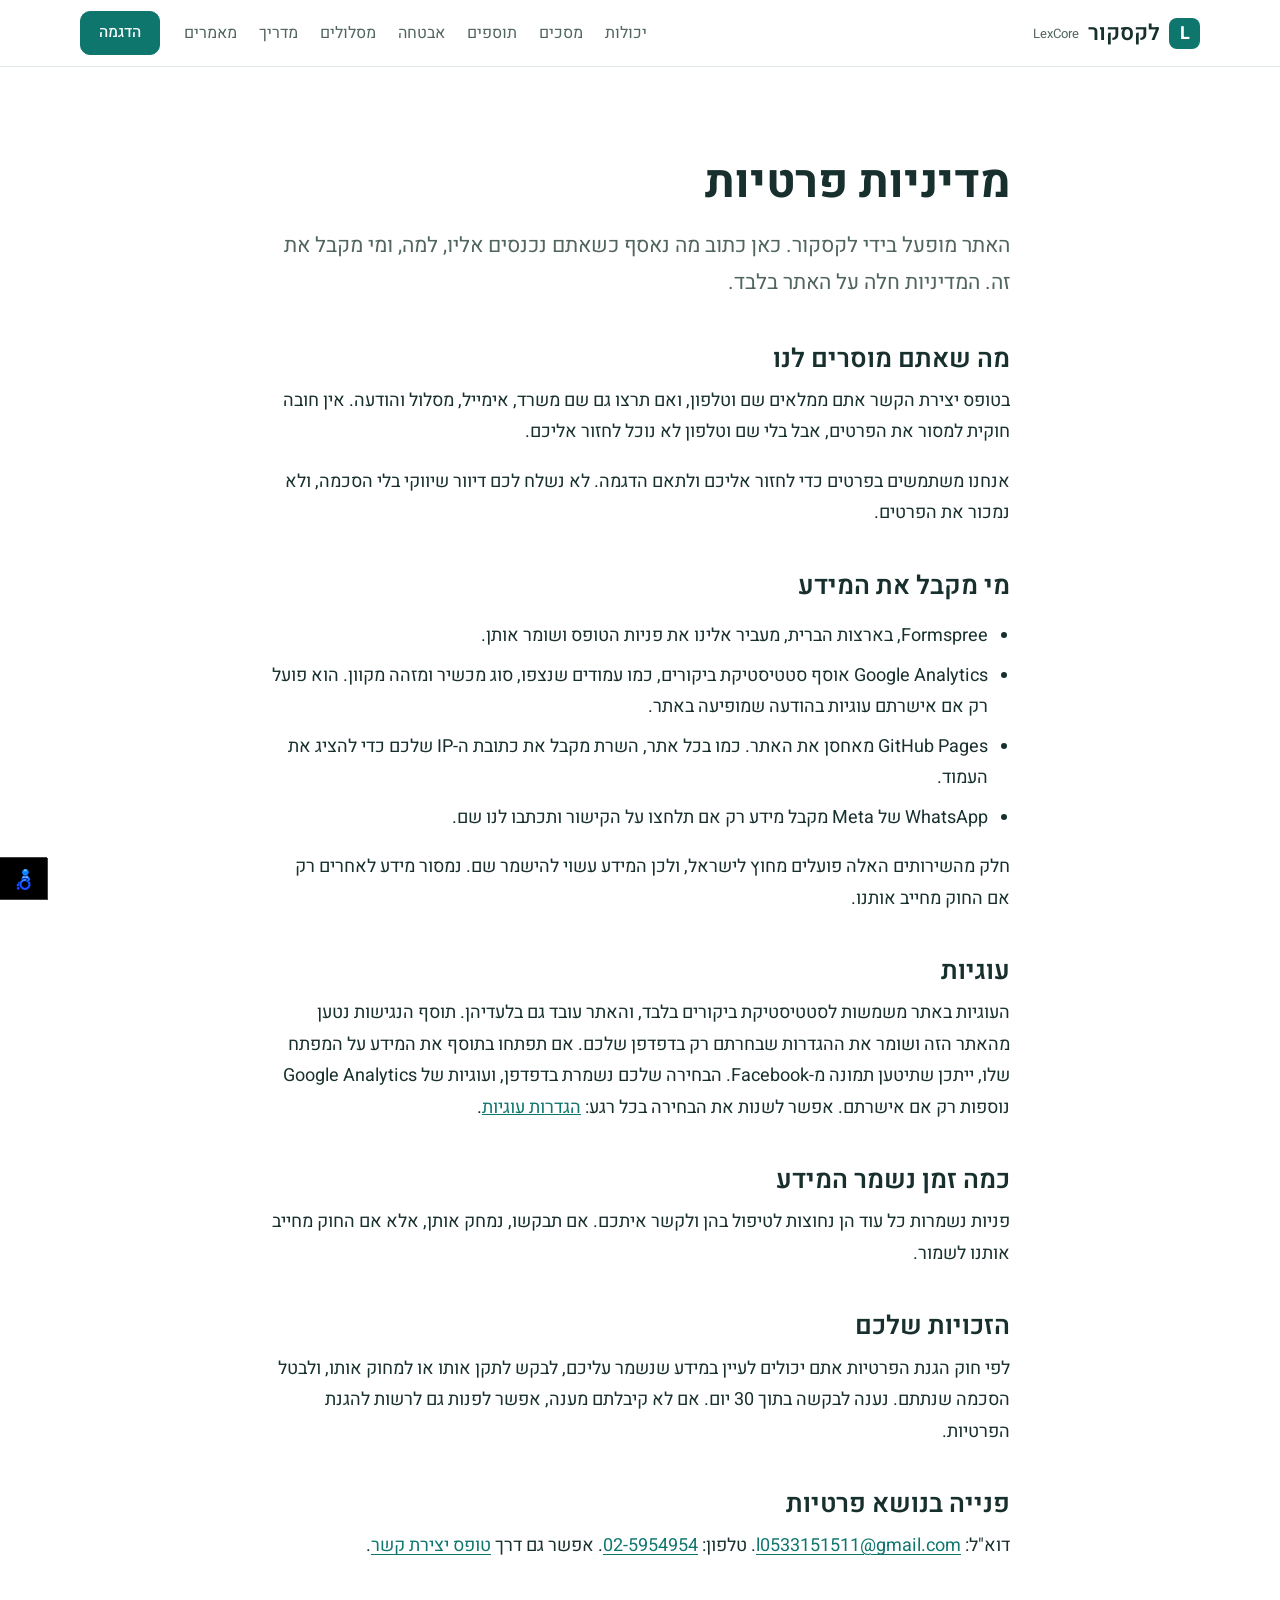
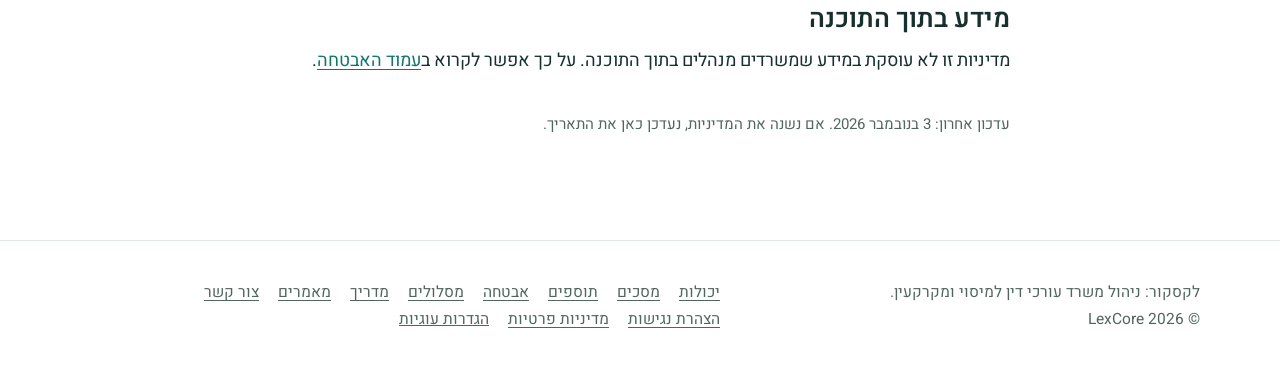
<file: privacy.html>
<!doctype html>
<html lang="he" dir="rtl">
<head>
<meta charset="utf-8">
<meta name="viewport" content="width=device-width, initial-scale=1">
<title>מדיניות פרטיות | לקסקור</title>
<meta name="description" content="איזה מידע נאסף באתר לקסקור, למה, מי מקבל אותו, ומה הזכויות שלכם.">
<link rel="canonical" href="https://f025954954-coder.github.io/lexcore-site/privacy.html">
<meta name="theme-color" content="#0f5a50">
<meta property="og:type" content="website">
<meta property="og:locale" content="he_IL">
<meta property="og:site_name" content="לקסקור">
<meta property="og:title" content="מדיניות פרטיות | לקסקור">
<meta property="og:description" content="איזה מידע נאסף באתר לקסקור, למה, מי מקבל אותו, ומה הזכויות שלכם.">
<meta property="og:url" content="https://f025954954-coder.github.io/lexcore-site/privacy.html">
<meta property="og:image" content="https://f025954954-coder.github.io/lexcore-site/assets/og.jpg">
<meta name="twitter:card" content="summary_large_image">
<link rel="icon" href="data:image/svg+xml,%3Csvg xmlns='http://www.w3.org/2000/svg' viewBox='0 0 32 32'%3E%3Crect width='32' height='32' fill='%230f5a50'/%3E%3Cpath d='M20 7v15h-9' fill='none' stroke='%23fff' stroke-width='4'/%3E%3C/svg%3E">
<script>document.documentElement.className="js"</script>
<link rel="stylesheet" href="styles.css">
</head>
<body>
<a class="skip" href="#main">דילוג לתוכן</a>
<header class="top"><div class="wrap"><nav aria-label="ראשי">
<a class="brand" href="index.html"><i aria-hidden="true">L</i>לקסקור<span>LexCore</span></a>
<div class="links"><a href="features.html">יכולות</a><a href="screenshots.html">מסכים</a><a href="addins.html">תוספים</a><a href="security.html">אבטחה</a><a href="plans.html">מסלולים</a><a href="madrich.html">מדריך</a><a href="blog.html">מאמרים</a></div>
<button class="menu-btn" type="button" aria-expanded="false">תפריט</button>
<a class="btn" href="contact.html">הדגמה</a>
</nav></div></header>
<main id="main">

<section><div class="narrow prose">
<h1>מדיניות פרטיות</h1>
<p class="lead">האתר מופעל בידי לקסקור. כאן כתוב מה נאסף כשאתם נכנסים אליו, למה, ומי מקבל את זה. המדיניות חלה על האתר בלבד.</p>
<h2>מה שאתם מוסרים לנו</h2>
<p>בטופס יצירת הקשר אתם ממלאים שם וטלפון, ואם תרצו גם שם משרד, אימייל, מסלול והודעה. אין חובה חוקית למסור את הפרטים, אבל בלי שם וטלפון לא נוכל לחזור אליכם.</p>
<p>אנחנו משתמשים בפרטים כדי לחזור אליכם ולתאם הדגמה. לא נשלח לכם דיוור שיווקי בלי הסכמה, ולא נמכור את הפרטים.</p>
<h2>מי מקבל את המידע</h2>
<ul>
<li>Formspree, בארצות הברית, מעביר אלינו את פניות הטופס ושומר אותן.</li>
<li>Google Analytics אוסף סטטיסטיקת ביקורים, כמו עמודים שנצפו, סוג מכשיר ומזהה מקוון. הוא פועל רק אם אישרתם עוגיות בהודעה שמופיעה באתר.</li>
<li>GitHub Pages מאחסן את האתר. כמו בכל אתר, השרת מקבל את כתובת ה-IP שלכם כדי להציג את העמוד.</li>
<li>WhatsApp של Meta מקבל מידע רק אם תלחצו על הקישור ותכתבו לנו שם.</li>
</ul>
<p>חלק מהשירותים האלה פועלים מחוץ לישראל, ולכן המידע עשוי להישמר שם. נמסור מידע לאחרים רק אם החוק מחייב אותנו.</p>
<h2>עוגיות</h2>
<p>העוגיות באתר משמשות לסטטיסטיקת ביקורים בלבד, והאתר עובד גם בלעדיהן. תוסף הנגישות נטען מהאתר הזה ושומר את ההגדרות שבחרתם רק בדפדפן שלכם. אם תפתחו בתוסף את המידע על המפתח שלו, ייתכן שתיטען תמונה מ-Facebook. הבחירה שלכם נשמרת בדפדפן, ועוגיות של Google Analytics נוספות רק אם אישרתם. אפשר לשנות את הבחירה בכל רגע: <button type="button" class="link-btn" data-consent-open>הגדרות עוגיות</button>.</p>
<h2>כמה זמן נשמר המידע</h2>
<p>פניות נשמרות כל עוד הן נחוצות לטיפול בהן ולקשר איתכם. אם תבקשו, נמחק אותן, אלא אם החוק מחייב אותנו לשמור.</p>
<h2>הזכויות שלכם</h2>
<p>לפי חוק הגנת הפרטיות אתם יכולים לעיין במידע שנשמר עליכם, לבקש לתקן אותו או למחוק אותו, ולבטל הסכמה שנתתם. נענה לבקשה בתוך 30 יום. אם לא קיבלתם מענה, אפשר לפנות גם לרשות להגנת הפרטיות.</p>
<h2>פנייה בנושא פרטיות</h2>
<p>דוא"ל: <a href="mailto:l0533151511@gmail.com" dir="ltr">l0533151511@gmail.com</a>. טלפון: <a href="tel:+97225954954" dir="ltr">02-5954954</a>. אפשר גם דרך <a href="contact.html">טופס יצירת קשר</a>.</p>
<h2>מידע בתוך התוכנה</h2>
<p>מדיניות זו לא עוסקת במידע שמשרדים מנהלים בתוך התוכנה. על כך אפשר לקרוא ב<a href="security.html">עמוד האבטחה</a>.</p>
<p class="muted small" style="margin-top:34px">עדכון אחרון: 3 בנובמבר 2026. אם נשנה את המדיניות, נעדכן כאן את התאריך.</p>
</div></section>
</main>
<footer class="foot"><div class="wrap foot-in">
<div>לקסקור: ניהול משרד עורכי דין למיסוי ומקרקעין.<br>© 2026 LexCore</div>
<nav aria-label="תחתון"><a href="features.html">יכולות</a> <a href="screenshots.html">מסכים</a> <a href="addins.html">תוספים</a> <a href="security.html">אבטחה</a> <a href="plans.html">מסלולים</a> <a href="madrich.html">מדריך</a> <a href="blog.html">מאמרים</a> <a href="contact.html">צור קשר</a> <a href="accessibility.html">הצהרת נגישות</a> <a href="privacy.html">מדיניות פרטיות</a> <button type="button" class="link-btn" data-consent-open>הגדרות עוגיות</button></nav>
</div></footer>
<script src="app.js"></script>
<script>nl_pos="bl";nl_color="turquoise";nl_compact="1";nl_link="accessibility.html";nl_dir="assets/nagishli/nl-files/";</script>
<script src="assets/nagishli/jquery.min.js"></script>
<script src="assets/nagishli/nagishli.js"></script>
</body>
</html>
</file>
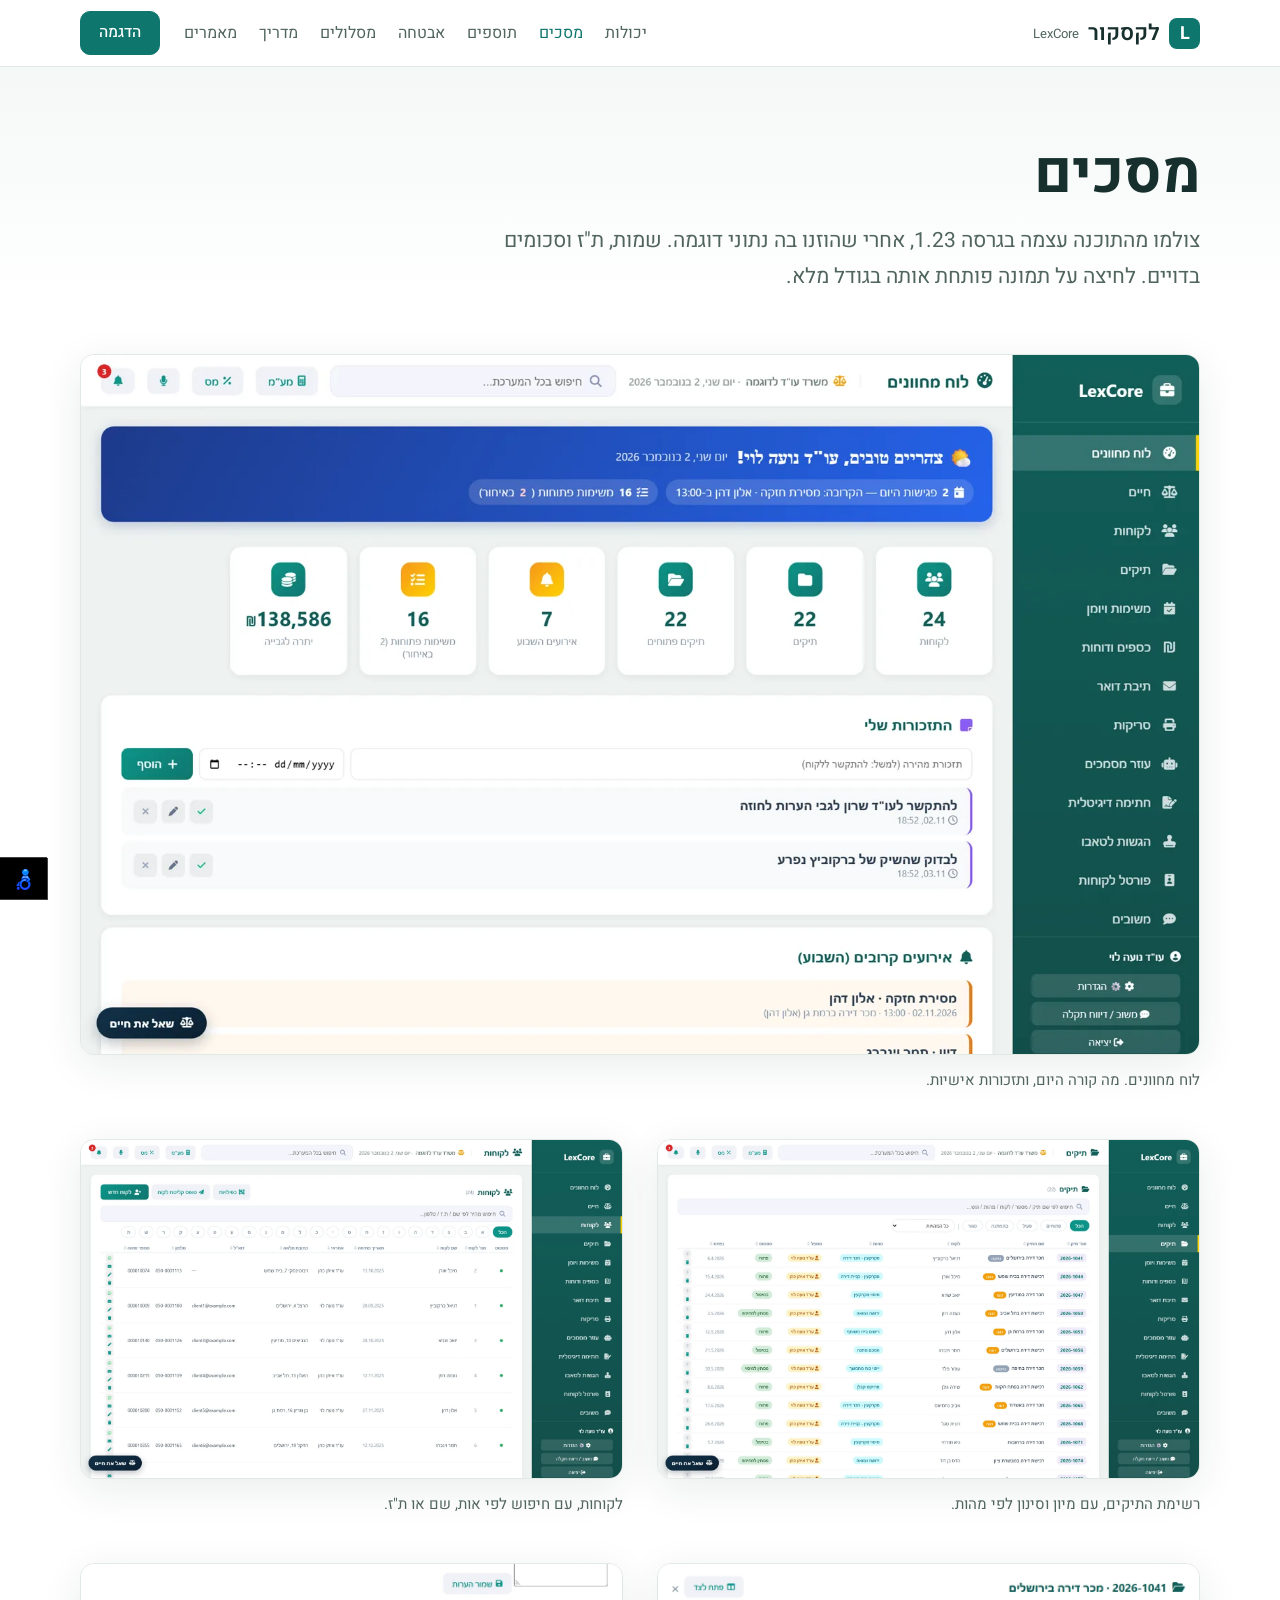
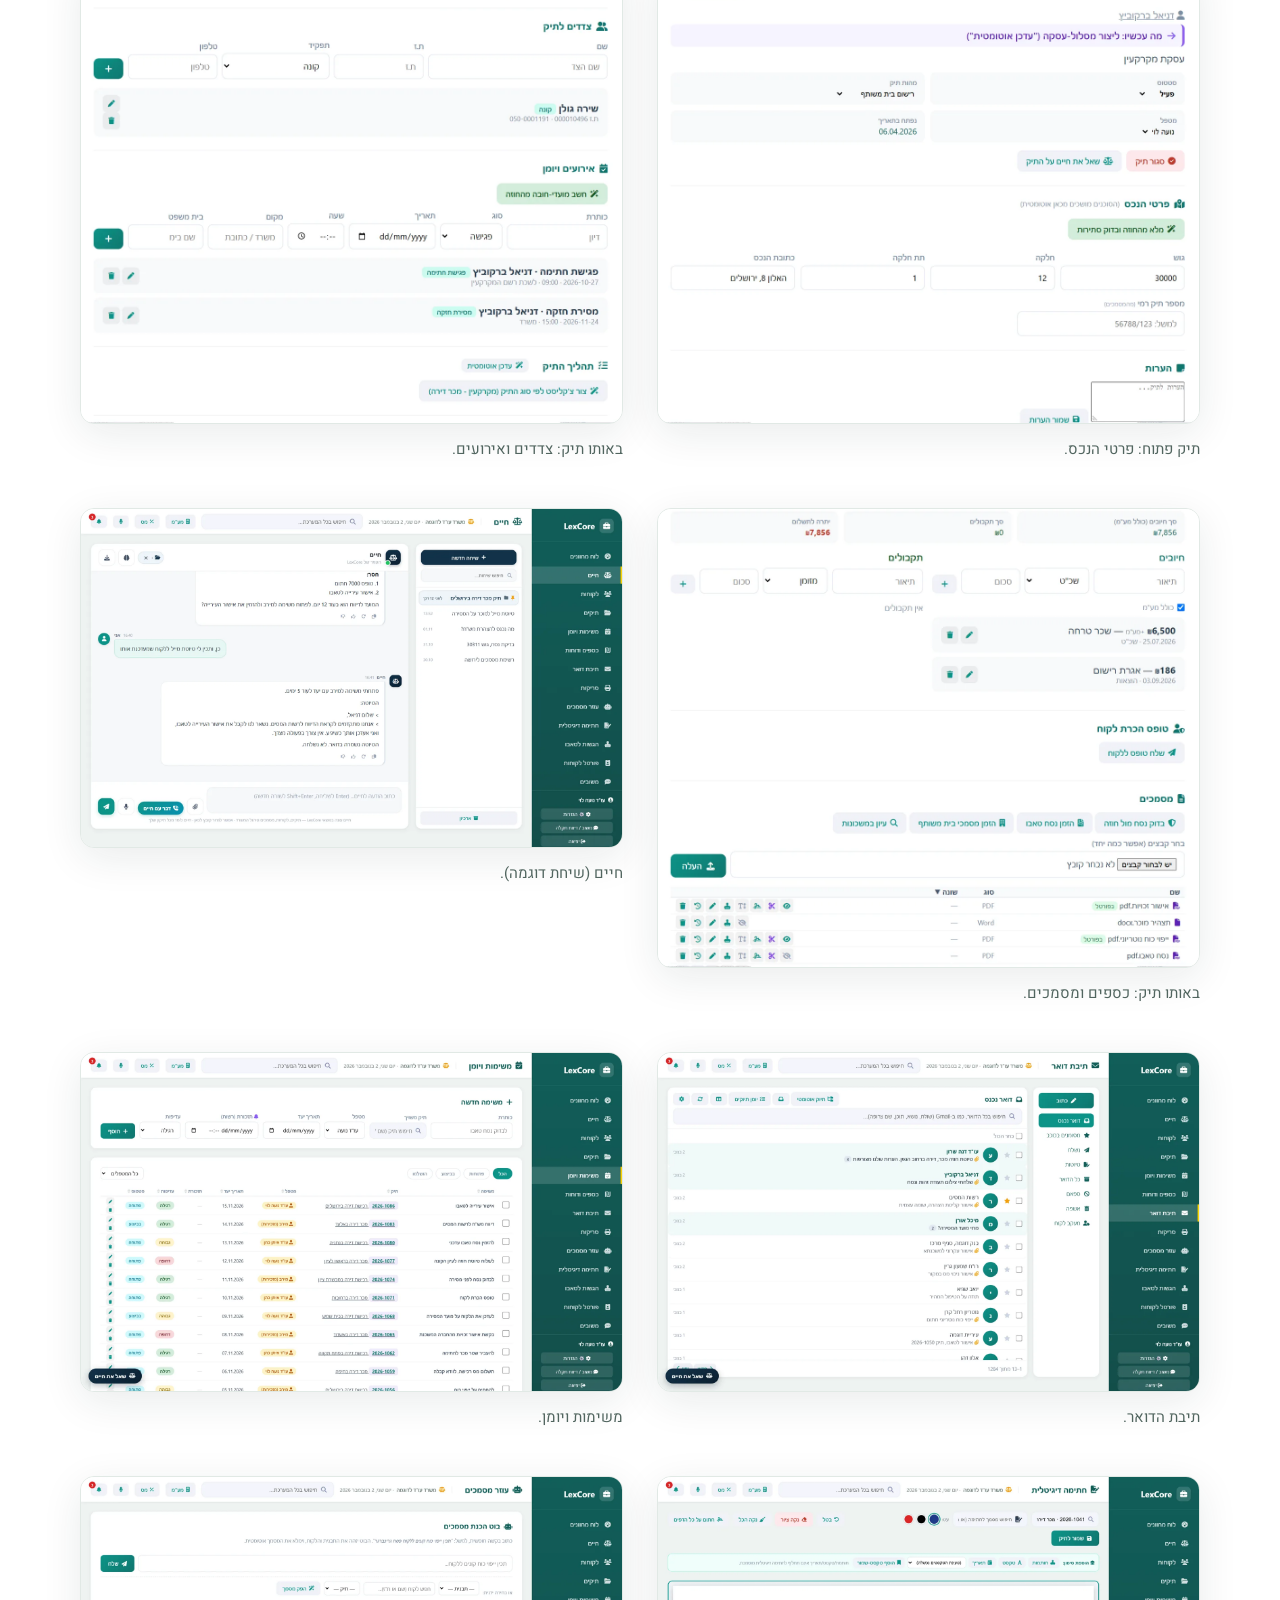
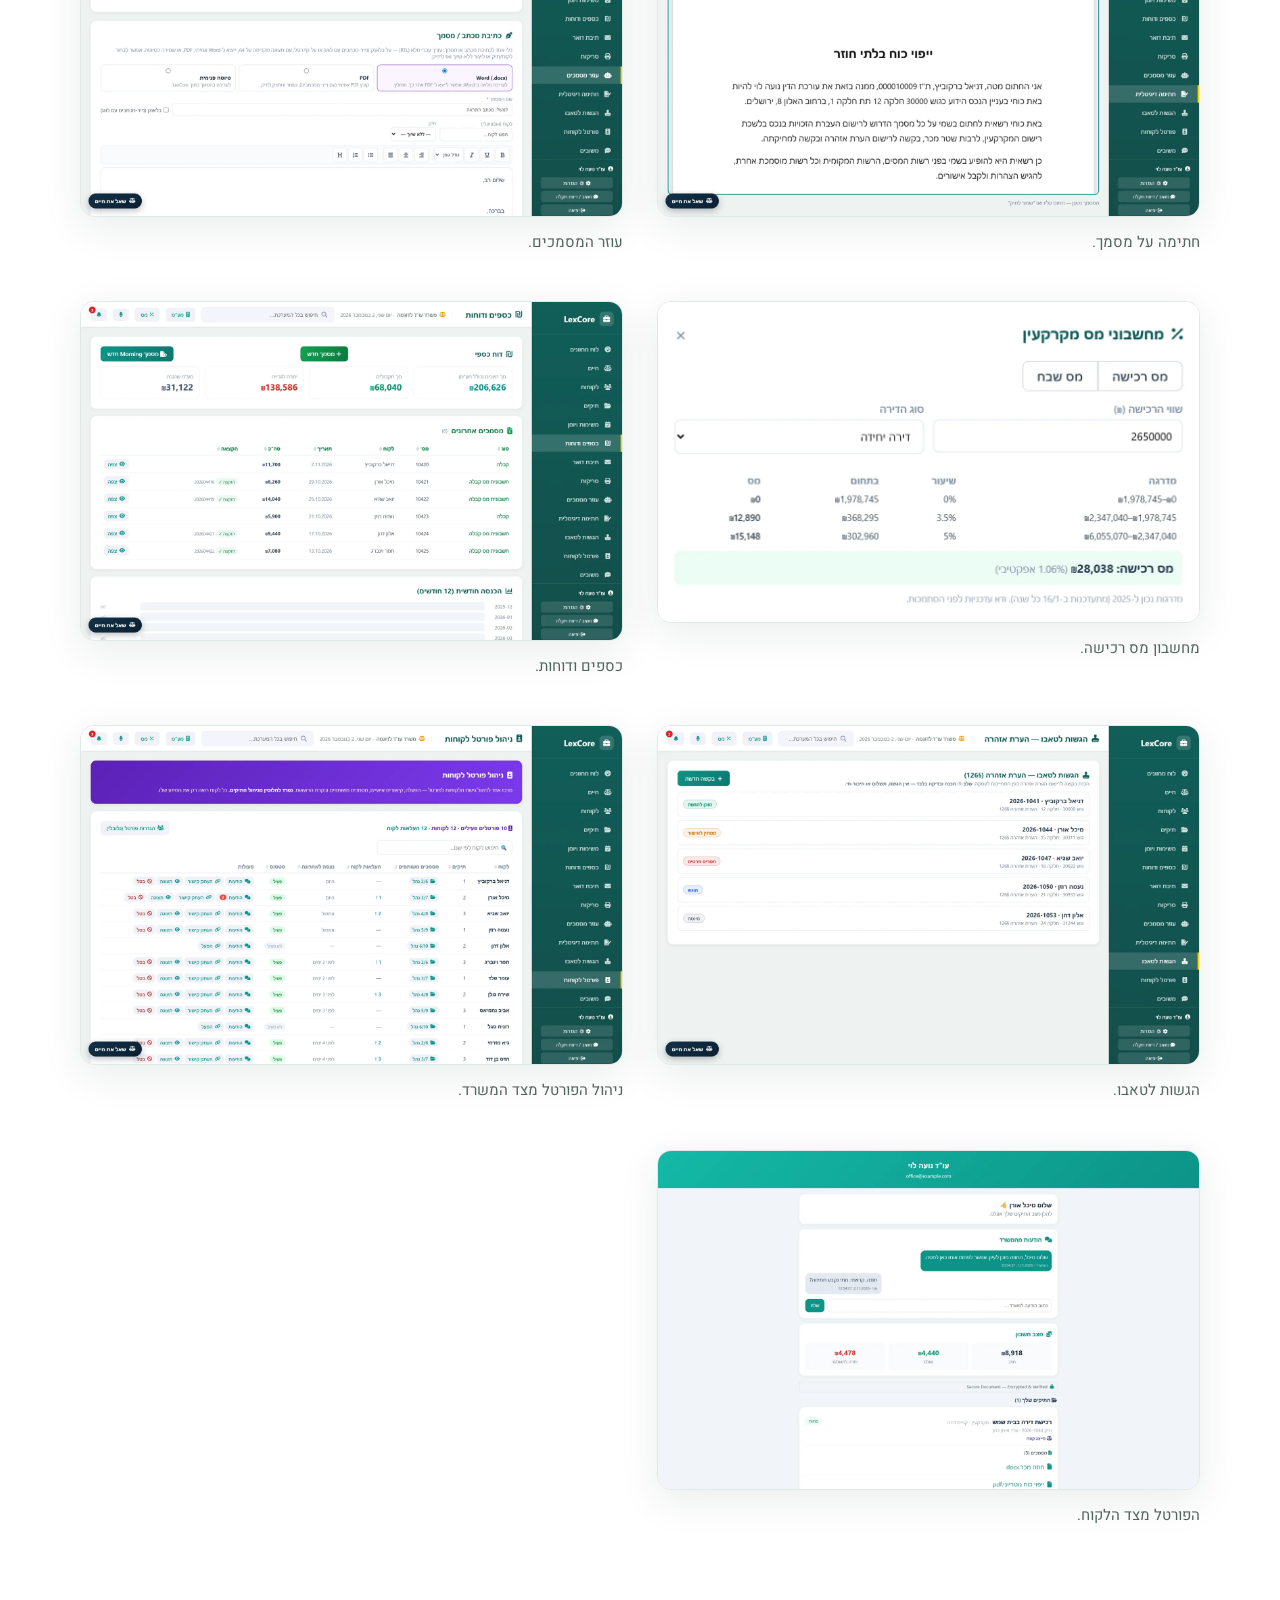
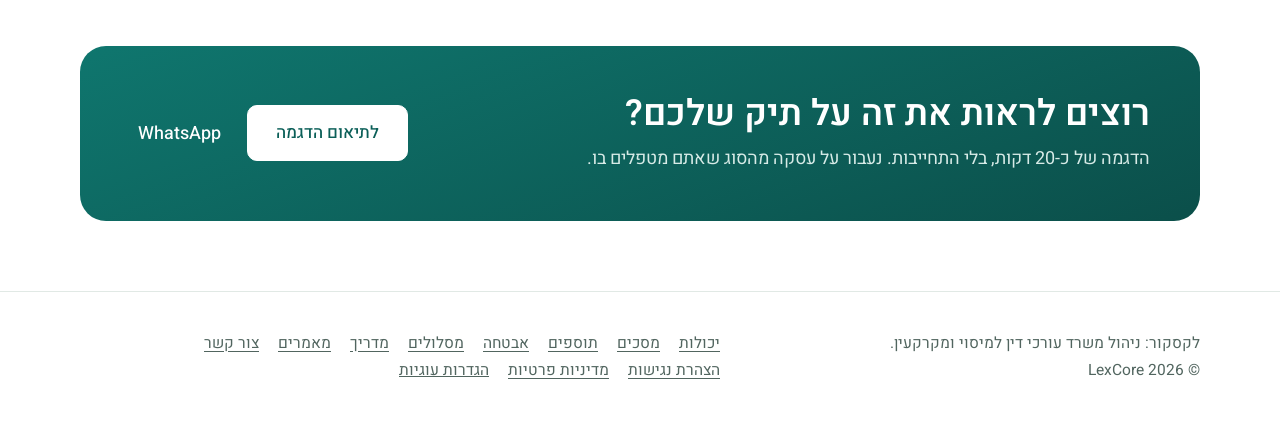
<file: screenshots.html>
<!doctype html>
<html lang="he" dir="rtl">
<head>
<meta charset="utf-8">
<meta name="viewport" content="width=device-width, initial-scale=1">
<title>מסכים | לקסקור</title>
<meta name="description" content="צילומי מסך מהתוכנה לקסקור, גרסה 1.23: לוח מחוונים, תיקים, דואר, חתימה, כספים, טאבו, פורטל לקוח ונייד.">
<link rel="canonical" href="https://f025954954-coder.github.io/lexcore-site/screenshots.html">
<meta name="theme-color" content="#0f5a50">
<meta property="og:type" content="website">
<meta property="og:locale" content="he_IL">
<meta property="og:site_name" content="לקסקור">
<meta property="og:title" content="מסכים | לקסקור">
<meta property="og:description" content="צילומי מסך מהתוכנה לקסקור, גרסה 1.23: לוח מחוונים, תיקים, דואר, חתימה, כספים, טאבו, פורטל לקוח ונייד.">
<meta property="og:url" content="https://f025954954-coder.github.io/lexcore-site/screenshots.html">
<meta property="og:image" content="https://f025954954-coder.github.io/lexcore-site/assets/og.jpg">
<meta name="twitter:card" content="summary_large_image">
<link rel="icon" href="data:image/svg+xml,%3Csvg xmlns='http://www.w3.org/2000/svg' viewBox='0 0 32 32'%3E%3Crect width='32' height='32' fill='%230f5a50'/%3E%3Cpath d='M20 7v15h-9' fill='none' stroke='%23fff' stroke-width='4'/%3E%3C/svg%3E">
<script>document.documentElement.className="js"</script>
<link rel="stylesheet" href="styles.css">
</head>
<body>
<a class="skip" href="#main">דילוג לתוכן</a>
<header class="top"><div class="wrap"><nav aria-label="ראשי">
<a class="brand" href="index.html"><i aria-hidden="true">L</i>לקסקור<span>LexCore</span></a>
<div class="links"><a href="features.html">יכולות</a><a href="screenshots.html" aria-current="page">מסכים</a><a href="addins.html">תוספים</a><a href="security.html">אבטחה</a><a href="plans.html">מסלולים</a><a href="madrich.html">מדריך</a><a href="blog.html">מאמרים</a></div>
<button class="menu-btn" type="button" aria-expanded="false">תפריט</button>
<a class="btn" href="contact.html">הדגמה</a>
</nav></div></header>
<main id="main">

<div class="page-head"><div class="wrap"><h1>מסכים</h1><p class="lead">צולמו מהתוכנה עצמה בגרסה 1.23, אחרי שהוזנו בה נתוני דוגמה. שמות, ת"ז וסכומים בדויים. לחיצה על תמונה פותחת אותה בגודל מלא.</p></div></div>
<section style="padding-top:20px"><div class="wrap gallery">
<figure class="wide"><a class="frame" href="assets/screens/dashboard.webp"><img class="shot" src="assets/screens/dashboard.webp" alt="לוח מחוונים. מה קורה היום, ותזכורות אישיות." loading="lazy"></a><figcaption>לוח מחוונים. מה קורה היום, ותזכורות אישיות.</figcaption></figure>
<figure><a class="frame" href="assets/screens/cases.webp"><img class="shot" src="assets/screens/cases.webp" alt="רשימת התיקים, עם מיון וסינון לפי מהות." loading="lazy"></a><figcaption>רשימת התיקים, עם מיון וסינון לפי מהות.</figcaption></figure>
<figure><a class="frame" href="assets/screens/clients.webp"><img class="shot" src="assets/screens/clients.webp" alt="לקוחות, עם חיפוש לפי אות, שם או ת"ז." loading="lazy"></a><figcaption>לקוחות, עם חיפוש לפי אות, שם או ת"ז.</figcaption></figure>
<figure><a class="frame" href="assets/screens/case-crop.webp"><img class="shot" src="assets/screens/case-crop.webp" alt="תיק פתוח: פרטי הנכס." loading="lazy"></a><figcaption>תיק פתוח: פרטי הנכס.</figcaption></figure>
<figure><a class="frame" href="assets/screens/case-2-crop.webp"><img class="shot" src="assets/screens/case-2-crop.webp" alt="באותו תיק: צדדים ואירועים." loading="lazy"></a><figcaption>באותו תיק: צדדים ואירועים.</figcaption></figure>
<figure><a class="frame" href="assets/screens/case-3-crop.webp"><img class="shot" src="assets/screens/case-3-crop.webp" alt="באותו תיק: כספים ומסמכים." loading="lazy"></a><figcaption>באותו תיק: כספים ומסמכים.</figcaption></figure>
<figure><a class="frame" href="assets/screens/ai.webp"><img class="shot" src="assets/screens/ai.webp" alt="חיים (שיחת דוגמה)." loading="lazy"></a><figcaption>חיים (שיחת דוגמה).</figcaption></figure>
<figure><a class="frame" href="assets/screens/mail.webp"><img class="shot" src="assets/screens/mail.webp" alt="תיבת הדואר." loading="lazy"></a><figcaption>תיבת הדואר.</figcaption></figure>
<figure><a class="frame" href="assets/screens/agenda.webp"><img class="shot" src="assets/screens/agenda.webp" alt="משימות ויומן." loading="lazy"></a><figcaption>משימות ויומן.</figcaption></figure>
<figure><a class="frame" href="assets/screens/signature.webp"><img class="shot" src="assets/screens/signature.webp" alt="חתימה על מסמך." loading="lazy"></a><figcaption>חתימה על מסמך.</figcaption></figure>
<figure><a class="frame" href="assets/screens/assistant.webp"><img class="shot" src="assets/screens/assistant.webp" alt="עוזר המסמכים." loading="lazy"></a><figcaption>עוזר המסמכים.</figcaption></figure>
<figure><a class="frame" href="assets/screens/tax-crop.webp"><img class="shot" src="assets/screens/tax-crop.webp" alt="מחשבון מס רכישה." loading="lazy"></a><figcaption>מחשבון מס רכישה.</figcaption></figure>
<figure><a class="frame" href="assets/screens/finance.webp"><img class="shot" src="assets/screens/finance.webp" alt="כספים ודוחות." loading="lazy"></a><figcaption>כספים ודוחות.</figcaption></figure>
<figure><a class="frame" href="assets/screens/tabu.webp"><img class="shot" src="assets/screens/tabu.webp" alt="הגשות לטאבו." loading="lazy"></a><figcaption>הגשות לטאבו.</figcaption></figure>
<figure><a class="frame" href="assets/screens/portal.webp"><img class="shot" src="assets/screens/portal.webp" alt="ניהול הפורטל מצד המשרד." loading="lazy"></a><figcaption>ניהול הפורטל מצד המשרד.</figcaption></figure>
<figure><a class="frame" href="assets/screens/portal-client.webp"><img class="shot" src="assets/screens/portal-client.webp" alt="הפורטל מצד הלקוח." loading="lazy"></a><figcaption>הפורטל מצד הלקוח.</figcaption></figure>
</div></section><section class="cta"><div class="wrap"><div class="cta-panel"><div><h2>רוצים לראות את זה על תיק שלכם?</h2><p>הדגמה של כ-20 דקות, בלי התחייבות. נעבור על עסקה מהסוג שאתם מטפלים בו.</p></div><div class="cta-acts"><a class="btn light" href="contact.html">לתיאום הדגמה</a><a class="plain" href="https://wa.me/97225954954" target="_blank" rel="noopener">WhatsApp</a></div></div></div></section>
</main>
<footer class="foot"><div class="wrap foot-in">
<div>לקסקור: ניהול משרד עורכי דין למיסוי ומקרקעין.<br>© 2026 LexCore</div>
<nav aria-label="תחתון"><a href="features.html">יכולות</a> <a href="screenshots.html">מסכים</a> <a href="addins.html">תוספים</a> <a href="security.html">אבטחה</a> <a href="plans.html">מסלולים</a> <a href="madrich.html">מדריך</a> <a href="blog.html">מאמרים</a> <a href="contact.html">צור קשר</a> <a href="accessibility.html">הצהרת נגישות</a> <a href="privacy.html">מדיניות פרטיות</a> <button type="button" class="link-btn" data-consent-open>הגדרות עוגיות</button></nav>
</div></footer>
<script src="app.js"></script>
<script>nl_pos="bl";nl_color="turquoise";nl_compact="1";nl_link="accessibility.html";nl_dir="assets/nagishli/nl-files/";</script>
<script src="assets/nagishli/jquery.min.js"></script>
<script src="assets/nagishli/nagishli.js"></script>
</body>
</html>
</file>
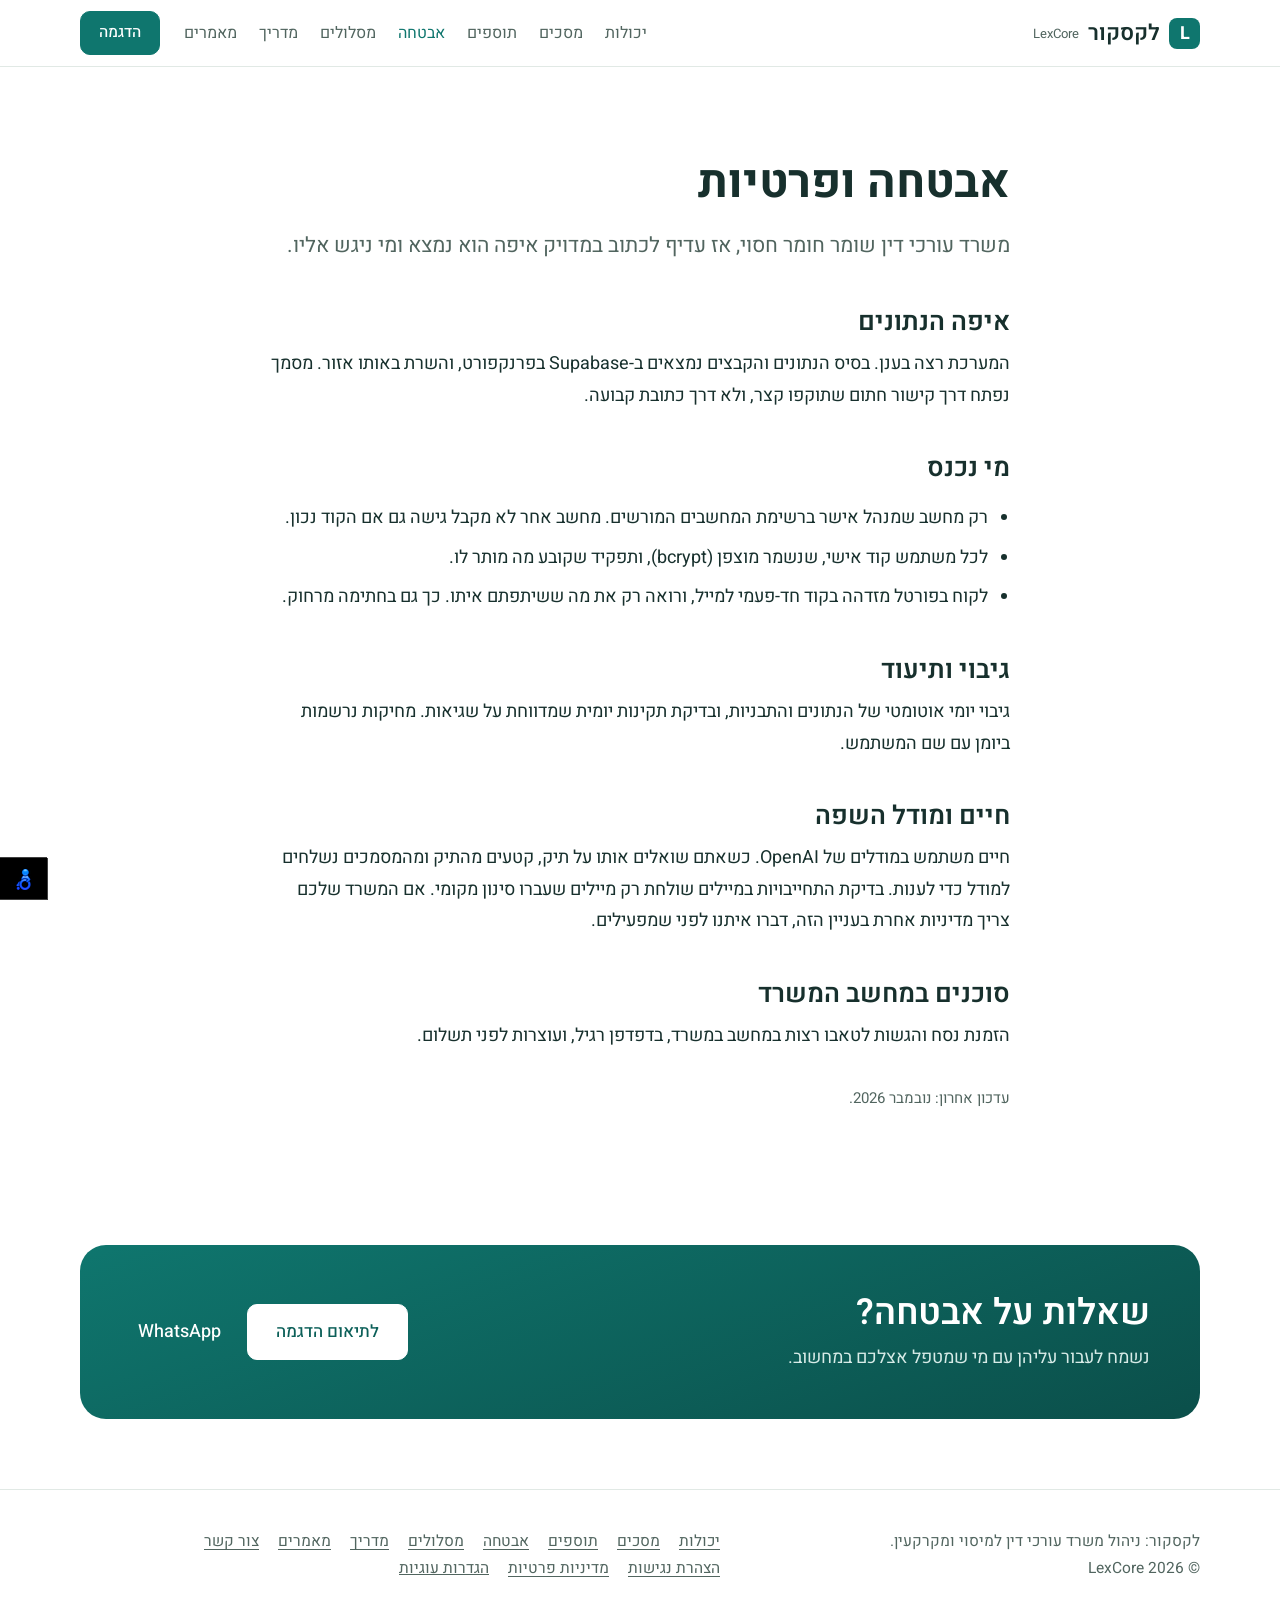
<file: security.html>
<!doctype html>
<html lang="he" dir="rtl">
<head>
<meta charset="utf-8">
<meta name="viewport" content="width=device-width, initial-scale=1">
<title>אבטחה ופרטיות | לקסקור</title>
<meta name="description" content="איפה נשמרים הנתונים בלקסקור, מי יכול להיכנס, איך נשמרים גיבויים, ומה נשלח למודל השפה של חיים.">
<link rel="canonical" href="https://f025954954-coder.github.io/lexcore-site/security.html">
<meta name="theme-color" content="#0f5a50">
<meta property="og:type" content="website">
<meta property="og:locale" content="he_IL">
<meta property="og:site_name" content="לקסקור">
<meta property="og:title" content="אבטחה ופרטיות | לקסקור">
<meta property="og:description" content="איפה נשמרים הנתונים בלקסקור, מי יכול להיכנס, איך נשמרים גיבויים, ומה נשלח למודל השפה של חיים.">
<meta property="og:url" content="https://f025954954-coder.github.io/lexcore-site/security.html">
<meta property="og:image" content="https://f025954954-coder.github.io/lexcore-site/assets/og.jpg">
<meta name="twitter:card" content="summary_large_image">
<link rel="icon" href="data:image/svg+xml,%3Csvg xmlns='http://www.w3.org/2000/svg' viewBox='0 0 32 32'%3E%3Crect width='32' height='32' fill='%230f5a50'/%3E%3Cpath d='M20 7v15h-9' fill='none' stroke='%23fff' stroke-width='4'/%3E%3C/svg%3E">
<script>document.documentElement.className="js"</script>
<link rel="stylesheet" href="styles.css">
</head>
<body>
<a class="skip" href="#main">דילוג לתוכן</a>
<header class="top"><div class="wrap"><nav aria-label="ראשי">
<a class="brand" href="index.html"><i aria-hidden="true">L</i>לקסקור<span>LexCore</span></a>
<div class="links"><a href="features.html">יכולות</a><a href="screenshots.html">מסכים</a><a href="addins.html">תוספים</a><a href="security.html" aria-current="page">אבטחה</a><a href="plans.html">מסלולים</a><a href="madrich.html">מדריך</a><a href="blog.html">מאמרים</a></div>
<button class="menu-btn" type="button" aria-expanded="false">תפריט</button>
<a class="btn" href="contact.html">הדגמה</a>
</nav></div></header>
<main id="main">

<section><div class="narrow prose">
<h1>אבטחה ופרטיות</h1>
<p class="lead">משרד עורכי דין שומר חומר חסוי, אז עדיף לכתוב במדויק איפה הוא נמצא ומי ניגש אליו.</p>
<h2>איפה הנתונים</h2>
<p>המערכת רצה בענן. בסיס הנתונים והקבצים נמצאים ב-Supabase בפרנקפורט, והשרת באותו אזור. מסמך נפתח דרך קישור חתום שתוקפו קצר, ולא דרך כתובת קבועה.</p>
<h2>מי נכנס</h2>
<ul>
<li>רק מחשב שמנהל אישר ברשימת המחשבים המורשים. מחשב אחר לא מקבל גישה גם אם הקוד נכון.</li>
<li>לכל משתמש קוד אישי, שנשמר מוצפן (bcrypt), ותפקיד שקובע מה מותר לו.</li>
<li>לקוח בפורטל מזדהה בקוד חד-פעמי למייל, ורואה רק את מה ששיתפתם איתו. כך גם בחתימה מרחוק.</li>
</ul>
<h2>גיבוי ותיעוד</h2>
<p>גיבוי יומי אוטומטי של הנתונים והתבניות, ובדיקת תקינות יומית שמדווחת על שגיאות. מחיקות נרשמות ביומן עם שם המשתמש.</p>
<h2>חיים ומודל השפה</h2>
<p>חיים משתמש במודלים של OpenAI. כשאתם שואלים אותו על תיק, קטעים מהתיק ומהמסמכים נשלחים למודל כדי לענות. בדיקת התחייבויות במיילים שולחת רק מיילים שעברו סינון מקומי. אם המשרד שלכם צריך מדיניות אחרת בעניין הזה, דברו איתנו לפני שמפעילים.</p>
<h2>סוכנים במחשב המשרד</h2>
<p>הזמנת נסח והגשות לטאבו רצות במחשב במשרד, בדפדפן רגיל, ועוצרות לפני תשלום.</p>
<p class="muted small" style="margin-top:34px">עדכון אחרון: נובמבר 2026.</p>
</div></section><section class="cta"><div class="wrap"><div class="cta-panel"><div><h2>שאלות על אבטחה?</h2><p>נשמח לעבור עליהן עם מי שמטפל אצלכם במחשוב.</p></div><div class="cta-acts"><a class="btn light" href="contact.html">לתיאום הדגמה</a><a class="plain" href="https://wa.me/97225954954" target="_blank" rel="noopener">WhatsApp</a></div></div></div></section>
</main>
<footer class="foot"><div class="wrap foot-in">
<div>לקסקור: ניהול משרד עורכי דין למיסוי ומקרקעין.<br>© 2026 LexCore</div>
<nav aria-label="תחתון"><a href="features.html">יכולות</a> <a href="screenshots.html">מסכים</a> <a href="addins.html">תוספים</a> <a href="security.html">אבטחה</a> <a href="plans.html">מסלולים</a> <a href="madrich.html">מדריך</a> <a href="blog.html">מאמרים</a> <a href="contact.html">צור קשר</a> <a href="accessibility.html">הצהרת נגישות</a> <a href="privacy.html">מדיניות פרטיות</a> <button type="button" class="link-btn" data-consent-open>הגדרות עוגיות</button></nav>
</div></footer>
<script src="app.js"></script>
<script>nl_pos="bl";nl_color="turquoise";nl_compact="1";nl_link="accessibility.html";nl_dir="assets/nagishli/nl-files/";</script>
<script src="assets/nagishli/jquery.min.js"></script>
<script src="assets/nagishli/nagishli.js"></script>
</body>
</html>
</file>
<file: styles.css>
@font-face { font-family: 'Heebo'; src: url('assets/fonts/heebo-hebrew.woff2') format('woff2'); font-weight: 400 700; font-display: swap; unicode-range: U+0307-0308, U+0590-05FF, U+200C-2010, U+20AA, U+25CC, U+FB1D-FB4F; }
@font-face { font-family: 'Heebo'; src: url('assets/fonts/heebo-latin.woff2') format('woff2'); font-weight: 400 700; font-display: swap; unicode-range: U+0000-00FF, U+0131, U+0152-0153, U+02BB-02BC, U+02C6, U+02DA, U+02DC, U+2000-206F, U+20AC, U+2122; }

:root {
  --white: #fff;
  --tint: #f4f8f6;
  --ink: #17302d;
  --soft: #51655f;
  --line: #e1e9e5;
  --teal: #0f766e;
  --teal-dark: #0b5f58;
  --sans: 'Heebo', 'Segoe UI', Arial, sans-serif;
  --width: 1120px;
  --shadow: 0 10px 40px rgba(23, 48, 45, .09);
  --ease: cubic-bezier(.22, .61, .36, 1);
}

* { box-sizing: border-box; }
html { scroll-behavior: smooth; -webkit-text-size-adjust: 100%; }
body { margin: 0; background: var(--white); color: var(--ink); font: 400 18px/1.75 var(--sans); -webkit-font-smoothing: antialiased; }
img, video { display: block; max-width: 100%; height: auto; }
a { color: var(--teal); text-underline-offset: 3px; }
a:hover { color: var(--teal-dark); }
h1, h2, h3 { font-family: var(--sans); font-weight: 600; line-height: 1.2; margin: 0; color: var(--ink); }
h1 { font-size: clamp(36px, 5vw, 58px); font-weight: 700; }
h2 { font-size: clamp(27px, 3vw, 36px); }
h3 { font-size: 23px; }
p { margin: 0 0 1em; }
.wrap { width: min(100% - 40px, var(--width)); margin-inline: auto; }
.narrow { width: min(100% - 40px, 740px); margin-inline: auto; }
.center { text-align: center; }
.lead { font-size: clamp(18px, 1.8vw, 21px); color: var(--soft); max-width: 36em; }
.muted { color: var(--soft); }
.small { font-size: 15px; }
.skip { position: absolute; inset-inline-start: 12px; top: -60px; background: var(--ink); color: #fff; padding: 8px 16px; border-radius: 8px; z-index: 50; }
.skip:focus { top: 10px; color: #fff; }

/* header */
.top { background: rgba(255, 255, 255, .97); border-bottom: 1px solid var(--line); position: sticky; top: 0; z-index: 20; }
.top nav { display: flex; align-items: center; gap: 24px; min-height: 66px; }
.brand { display: flex; align-items: center; gap: 9px; font: 600 22px var(--sans); color: var(--ink); text-decoration: none; margin-inline-end: auto; }
.brand i { display: grid; place-items: center; width: 31px; height: 31px; border-radius: 8px; background: var(--teal); color: #fff; font: 700 18px var(--sans); }
.brand:hover { color: var(--ink); }
.brand span { font: 400 13px var(--sans); color: var(--soft); }
.links a { color: var(--soft); text-decoration: none; font-size: 16px; transition: color .25s; }
.links a:hover, .links a[aria-current] { color: var(--teal); }
.menu-btn { display: none; background: none; border: 1px solid var(--line); border-radius: 8px; padding: 5px 12px; font: 500 15px var(--sans); color: var(--ink); cursor: pointer; }
.btn { display: inline-block; background: var(--teal); color: #fff; padding: 12px 28px; text-decoration: none; font-weight: 500; border: 1px solid var(--teal); border-radius: 10px; cursor: pointer; font-family: var(--sans); font-size: 17px; transition: background .3s var(--ease); }
.btn:hover { background: var(--teal-dark); border-color: var(--teal-dark); color: #fff; }
.btn.line { background: transparent; color: var(--teal); }
.btn.line:hover { background: var(--tint); color: var(--teal-dark); border-color: var(--teal); }
.plain { font-weight: 500; text-decoration: none; padding: 12px 8px; }
.plain:hover { text-decoration: underline; }
.top .btn { padding: 7px 18px; font-size: 15.5px; }
.link-btn { background: none; border: 0; padding: 0; color: var(--teal); font: inherit; text-decoration: underline; cursor: pointer; }

/* screens */
.frame { display: block; border-radius: 14px; overflow: hidden; background: var(--white); box-shadow: var(--shadow); border: 1px solid var(--line); }
.shot { width: 100%; }
figure { margin: 0; }
figcaption { font-size: 15px; color: var(--soft); margin-top: 12px; }

/* hero */
.hero { padding: 76px 0 20px; background: linear-gradient(var(--tint), var(--white) 62%); }
.hero .lead { margin: 18px auto 26px; }
.actions { display: flex; flex-wrap: wrap; gap: 10px 16px; align-items: center; justify-content: center; }
.hero-video { margin: 52px auto 0; max-width: 1120px; padding: 30px 30px 16px; background: linear-gradient(160deg, #0f766e, #0b4f4a); border-radius: 26px; }
.hero-video .frame { border: 0; box-shadow: 0 18px 50px rgba(0, 0, 0, .28); }
.hero-video figcaption { color: #d7ebe7; }
.hero-video .frame { position: relative; }
.hero-video video { width: 100%; }
.vid-btn { position: absolute; bottom: 12px; inset-inline-start: 12px; background: rgba(23, 48, 45, .82); color: #fff; border: 0; border-radius: 8px; padding: 5px 14px; font: 500 14px var(--sans); cursor: pointer; }

section { padding: 88px 0; }
.alt { background: var(--tint); }
.sec-head { margin-bottom: 38px; }
.sec-head .lead { margin: 10px 0 0; }

/* showcase */
.show { display: grid; grid-template-columns: 4fr 8fr; gap: 40px; align-items: start; }
.show-list { display: grid; gap: 4px; }
.show-item { display: block; width: 100%; text-align: start; background: none; border: 0; border-inline-start: 2px solid var(--line); padding: 13px 18px; font: inherit; color: var(--ink); cursor: pointer; transition: border-color .4s var(--ease), background .4s var(--ease); }
.show-item b { display: block; font-weight: 500; font-size: 18px; }
.show-item span { display: block; color: var(--soft); font-size: 16px; line-height: 1.6; max-height: 0; overflow: hidden; opacity: 0; transition: max-height .5s var(--ease), opacity .5s var(--ease), margin .5s var(--ease); }
.show-item:hover { background: var(--tint); }
.show-item.on { border-color: var(--teal); }
.show-item.on b { color: var(--teal); }
.show-item.on span { max-height: 140px; opacity: 1; margin-top: 5px; }
.show-view { position: relative; aspect-ratio: 4 / 3; background: var(--tint); }
.show-view img { position: absolute; inset: 0; width: 100%; height: 100%; object-fit: contain; opacity: 0; transition: opacity .7s var(--ease); }
.show-view img.on { opacity: 1; }

.band-grid { display: grid; grid-template-columns: 5fr 7fr; gap: 60px; align-items: center; }
.band-grid .lead { margin-top: 12px; }
.clean { padding: 0; margin: 22px 0 0; list-style: none; }
.clean li { padding: 12px 0; border-top: 1px solid var(--line); }

/* stories */
.stories { display: grid; grid-auto-flow: column; grid-auto-columns: minmax(180px, 1fr); gap: 18px; overflow-x: auto; padding: 4px 4px 12px; scroll-snap-type: x proximity; }
.stories figure { scroll-snap-align: start; }
.stories video { width: 100%; aspect-ratio: 9 / 16; object-fit: cover; background: #dfeae6; border-radius: 14px; }
.stories figcaption { text-align: center; }

/* phones */
.phones { display: grid; grid-template-columns: repeat(3, 1fr); gap: 20px; }
.phones img { border: 6px solid #22393a; border-radius: 26px; box-shadow: var(--shadow); }

/* log + faq */
.two-even { display: grid; grid-template-columns: 1fr 1fr; gap: 64px; align-items: start; }
.log, .faq { margin-top: 20px; }
.log div { padding: 13px 0; border-top: 1px solid var(--line); }
.log time { display: block; color: var(--soft); font-size: 15px; }

/* features */
.page-head { padding: 72px 0 8px; background: linear-gradient(var(--tint), var(--white)); }
.page-head .lead { margin: 14px 0 0; }
.group { display: grid; grid-template-columns: 3fr 9fr; gap: 40px; padding: 40px 0; border-top: 1px solid var(--line); }
.group h2 { font-size: 25px; }
.group dl { margin: 0; display: grid; grid-template-columns: 1fr 1fr; gap: 24px 42px; }
.group dt { font-weight: 500; }
.group dd { margin: 0; color: var(--soft); font-size: 16.5px; }

/* gallery */
.gallery { display: grid; grid-template-columns: 1fr 1fr; gap: 46px 34px; margin-top: 30px; }
.gallery figure.wide { grid-column: 1 / -1; }

.two { display: grid; grid-template-columns: 1fr 1fr; gap: 50px; align-items: start; }
.addin { display: grid; grid-template-columns: 7fr 4fr; gap: 50px; padding: 50px 0; border-top: 1px solid var(--line); align-items: start; }

/* plans */
.plans { display: grid; grid-template-columns: repeat(3, 1fr); gap: 20px; margin-top: 36px; }
.plan { padding: 30px; background: var(--white); border: 1px solid var(--line); border-radius: 14px; }
.plan:nth-child(2) { border-color: var(--teal); box-shadow: var(--shadow); }
.plan ul { padding-inline-start: 19px; margin: 16px 0 24px; }
.plan li { margin-bottom: 6px; }

/* prose */
.prose h1 { font-size: clamp(32px, 4.4vw, 46px); margin-bottom: 18px; }
.prose h2 { font-size: 26px; margin: 42px 0 10px; }
.prose h3 { margin: 26px 0 8px; font-size: 21px; }
.prose ul, .prose ol { padding-inline-start: 22px; }
.prose li { margin-bottom: 8px; }
.prose li b { font-weight: 500; }
.prose figure { margin: 24px 0; }
.toc { columns: 2; padding: 0; list-style: none; margin: 22px 0; }
.toc li { margin-bottom: 7px; }
.posts article { padding: 26px 0; border-top: 1px solid var(--line); }
.posts h2 { font-size: 25px; margin-bottom: 6px; }
.posts a { text-decoration: none; color: var(--ink); }
.posts a:hover { color: var(--teal); }

/* faq */
details { border-top: 1px solid var(--line); padding: 13px 0; }
details:last-child { border-bottom: 1px solid var(--line); }
summary { cursor: pointer; font-weight: 500; }
details p { margin: 8px 0 2px; color: var(--soft); }

/* form */
.form { background: var(--tint); border: 1px solid var(--line); border-radius: 14px; padding: 30px; }
label { display: block; font-weight: 500; margin-bottom: 15px; }
input, select, textarea { display: block; width: 100%; margin-top: 5px; padding: 11px 12px; font: 400 17px var(--sans); border: 1px solid #a9bbb5; border-radius: 8px; background: #fff; color: var(--ink); }
input:focus-visible, select:focus-visible, textarea:focus-visible, summary:focus-visible, a:focus-visible, button:focus-visible { outline: 3px solid #b5650d; outline-offset: 2px; }
textarea { min-height: 110px; }
.hp { position: absolute; inset-inline-start: -9999px; }
.form-note { font-size: 15px; color: var(--soft); margin: 2px 0 16px; line-height: 1.6; }

/* cta and footer */
.cta { padding: 30px 0 70px; }
.cta-panel { display: flex; justify-content: space-between; align-items: center; gap: 30px; flex-wrap: wrap; background: linear-gradient(160deg, #0f766e, #0b4f4a); color: #fff; border-radius: 26px; padding: 46px 50px; }
.cta h2 { color: #fff; }
.cta p { margin: 8px 0 0; color: #d7ebe7; }
.cta-acts { display: flex; align-items: center; gap: 10px 18px; flex-wrap: wrap; }
.cta .plain { color: #fff; }
.cta .plain:hover { color: #fff; }
.btn.light { background: #fff; border-color: #fff; color: var(--teal-dark); }
.btn.light:hover { background: #e7f2ef; border-color: #e7f2ef; color: var(--teal-dark); }
.foot { padding: 38px 0; font-size: 15.5px; color: var(--soft); border-top: 1px solid var(--line); }
.foot-in { display: flex; justify-content: space-between; gap: 26px; flex-wrap: wrap; }
.foot nav { max-width: 640px; }
.foot a, .foot .link-btn { color: var(--soft); margin-inline-end: 15px; display: inline-block; }

/* consent */
.consent { position: fixed; bottom: 18px; inset-inline-start: 18px; width: min(100% - 36px, 430px); display: flex; gap: 14px; align-items: flex-start; background: var(--white); border: 1px solid var(--line); border-radius: 18px; box-shadow: 0 16px 50px rgba(23, 48, 45, .16); padding: 18px 20px; z-index: 40; font-size: 15.5px; line-height: 1.55; animation: soft-in .9s var(--ease) both; }
.consent-cookie { width: 52px; height: 52px; flex: none; }
.consent-body { flex: 1; min-width: 0; }
.consent p { margin: 0 0 12px; }
.consent p.consent-title { font-weight: 600; font-size: 18px; margin-bottom: 4px; }
.consent-actions { display: grid; grid-template-columns: 1fr 1fr; gap: 8px; }
.consent .btn { padding: 8px 10px; font-size: 15.5px; background: var(--white); color: var(--teal); border-color: var(--teal); }
.consent .btn:hover { background: var(--tint); color: var(--teal-dark); }


/* home extras */
.tools { padding: 34px 0 0; }
.tools .wrap { display: flex; flex-wrap: wrap; gap: 8px 28px; align-items: center; justify-content: center; color: var(--soft); font-size: 16px; }
.tools b { color: var(--ink); font-weight: 500; }
.tiles-sec { padding: 40px 0 10px; }
.tiles { display: grid; grid-template-columns: repeat(4, 1fr); gap: 14px; }
.tile { display: block; padding: 20px; border: 1px solid var(--line); border-radius: 16px; text-decoration: none; color: var(--ink); background: var(--white); transition: border-color .35s var(--ease), box-shadow .35s var(--ease), transform .35s var(--ease); }
.tile:hover { color: var(--ink); border-color: #b6d3cc; box-shadow: var(--shadow); transform: translateY(-2px); }
.tile svg, .sec-card svg { display: block; width: 28px; height: 28px; fill: none; stroke: var(--teal); stroke-width: 1.6; stroke-linecap: round; stroke-linejoin: round; margin-bottom: 12px; }
.tile b, .sec-card b { display: block; font-weight: 500; font-size: 18px; }
.tile span, .sec-card span { display: block; color: var(--soft); font-size: 15.5px; line-height: 1.55; margin-top: 2px; }
.hook { padding: 84px 0 34px; }
.hook h2 { font-size: clamp(26px, 3.4vw, 40px); line-height: 1.3; }
.hook .lead { margin: 18px auto 0; color: var(--teal-dark); }
.sec-cards { display: grid; grid-template-columns: repeat(4, 1fr); gap: 14px; }
.sec-card { background: var(--white); border: 1px solid var(--line); border-radius: 16px; padding: 22px; }
.group { scroll-margin-top: 80px; }


/* quote */
.quote-sec { padding: 20px 0 84px; }
.quote blockquote { margin: 0; font-size: clamp(22px, 2.6vw, 30px); line-height: 1.5; font-weight: 500; color: var(--ink); }
.quote figcaption { margin-top: 20px; font-size: 16px; }
.quote figcaption b { display: block; font-weight: 600; color: var(--ink); }
.quote figcaption span { color: var(--soft); }

/* gentle opening */
@keyframes soft-in { from { opacity: 0; transform: translateY(10px); } to { opacity: 1; transform: none; } }
.js .rise { animation: soft-in 1.1s var(--ease) both; }
.js .d1 { animation-delay: .18s; }
.js .d2 { animation-delay: .36s; }
.js .d3 { animation-delay: .6s; animation-duration: 1.5s; }
.js .reveal { opacity: 0; transform: translateY(14px); transition: opacity 1s var(--ease), transform 1s var(--ease); }
.js .reveal.in { opacity: 1; transform: none; }

@media (min-width: 901px) { .links { display: flex; gap: 22px; } }
@media (max-width: 900px) {
  body { font-size: 17px; }
  .consent { bottom: 76px; }
  .menu-btn { display: block; }
  .top nav { flex-wrap: wrap; padding: 10px 0; gap: 10px 12px; }
  .links { display: none; width: 100%; order: 3; flex-direction: column; gap: 10px; padding-bottom: 8px; }
  .top.open .links { display: flex; }
  .brand span { display: none; }
  .show, .band-grid, .group, .two, .two-even, .addin { grid-template-columns: 1fr; gap: 26px; }
  .tiles, .sec-cards { grid-template-columns: 1fr 1fr; }
  .tile, .sec-card { padding: 16px; }
  .hero-video { padding: 12px 12px 10px; border-radius: 18px; }
  .cta-panel { padding: 32px 24px; border-radius: 20px; }
  .hook { padding: 60px 0 16px; }
  .show-list { gap: 2px; }
  .group dl, .gallery { grid-template-columns: 1fr; }
  .plans { grid-template-columns: 1fr; }
  .toc { columns: 1; }
  section { padding: 60px 0; }
  .hero { padding-top: 48px; }
  .hero-video { margin-top: 36px; }
  .page-head { padding-top: 44px; }
  .phones { gap: 10px; }
  .phones img { border-width: 4px; border-radius: 16px; }
}
@media (prefers-reduced-motion: reduce) {
  html { scroll-behavior: auto; }
  .js .rise, .consent { animation: none; }
  .js .reveal { opacity: 1; transform: none; transition: none; }
  .show-view img, .show-item, .show-item span { transition: none; }
}
@media print { .js .reveal { opacity: 1; transform: none; } .consent, .top { display: none; } }
</file>
